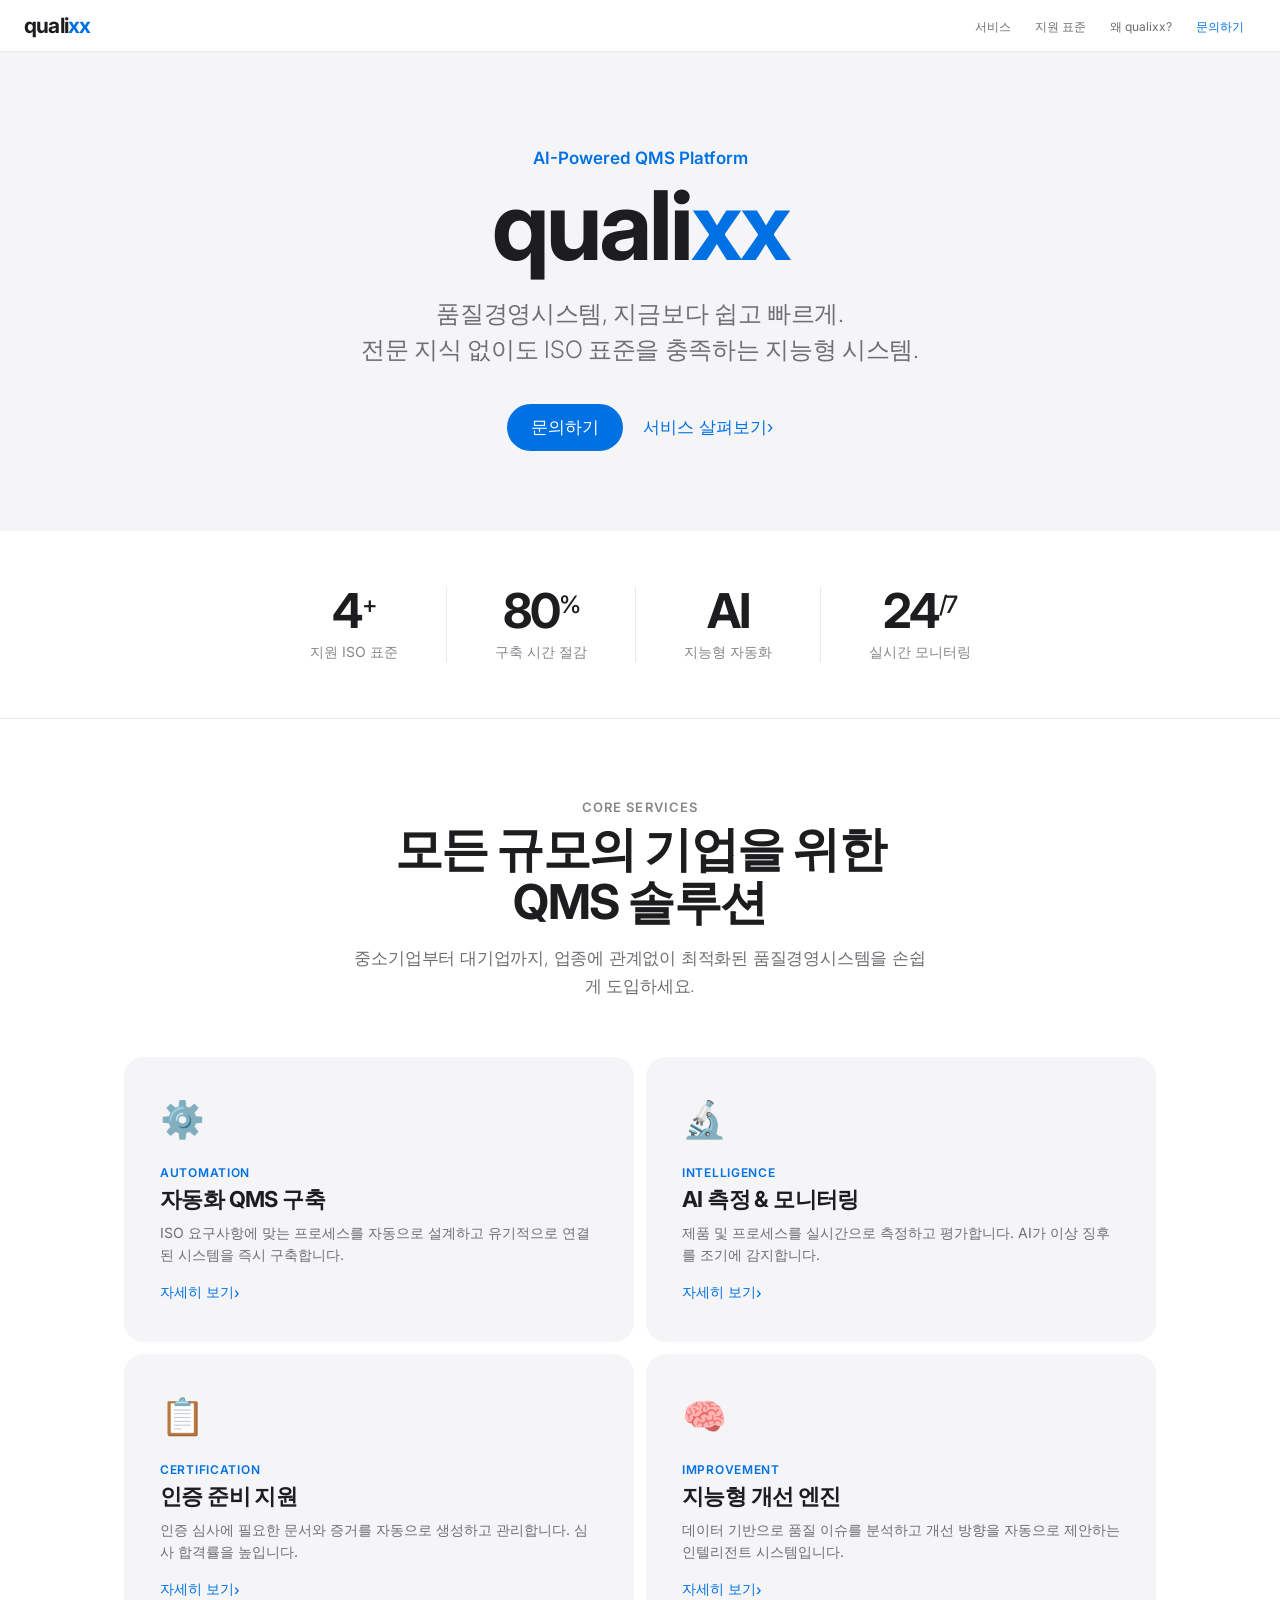
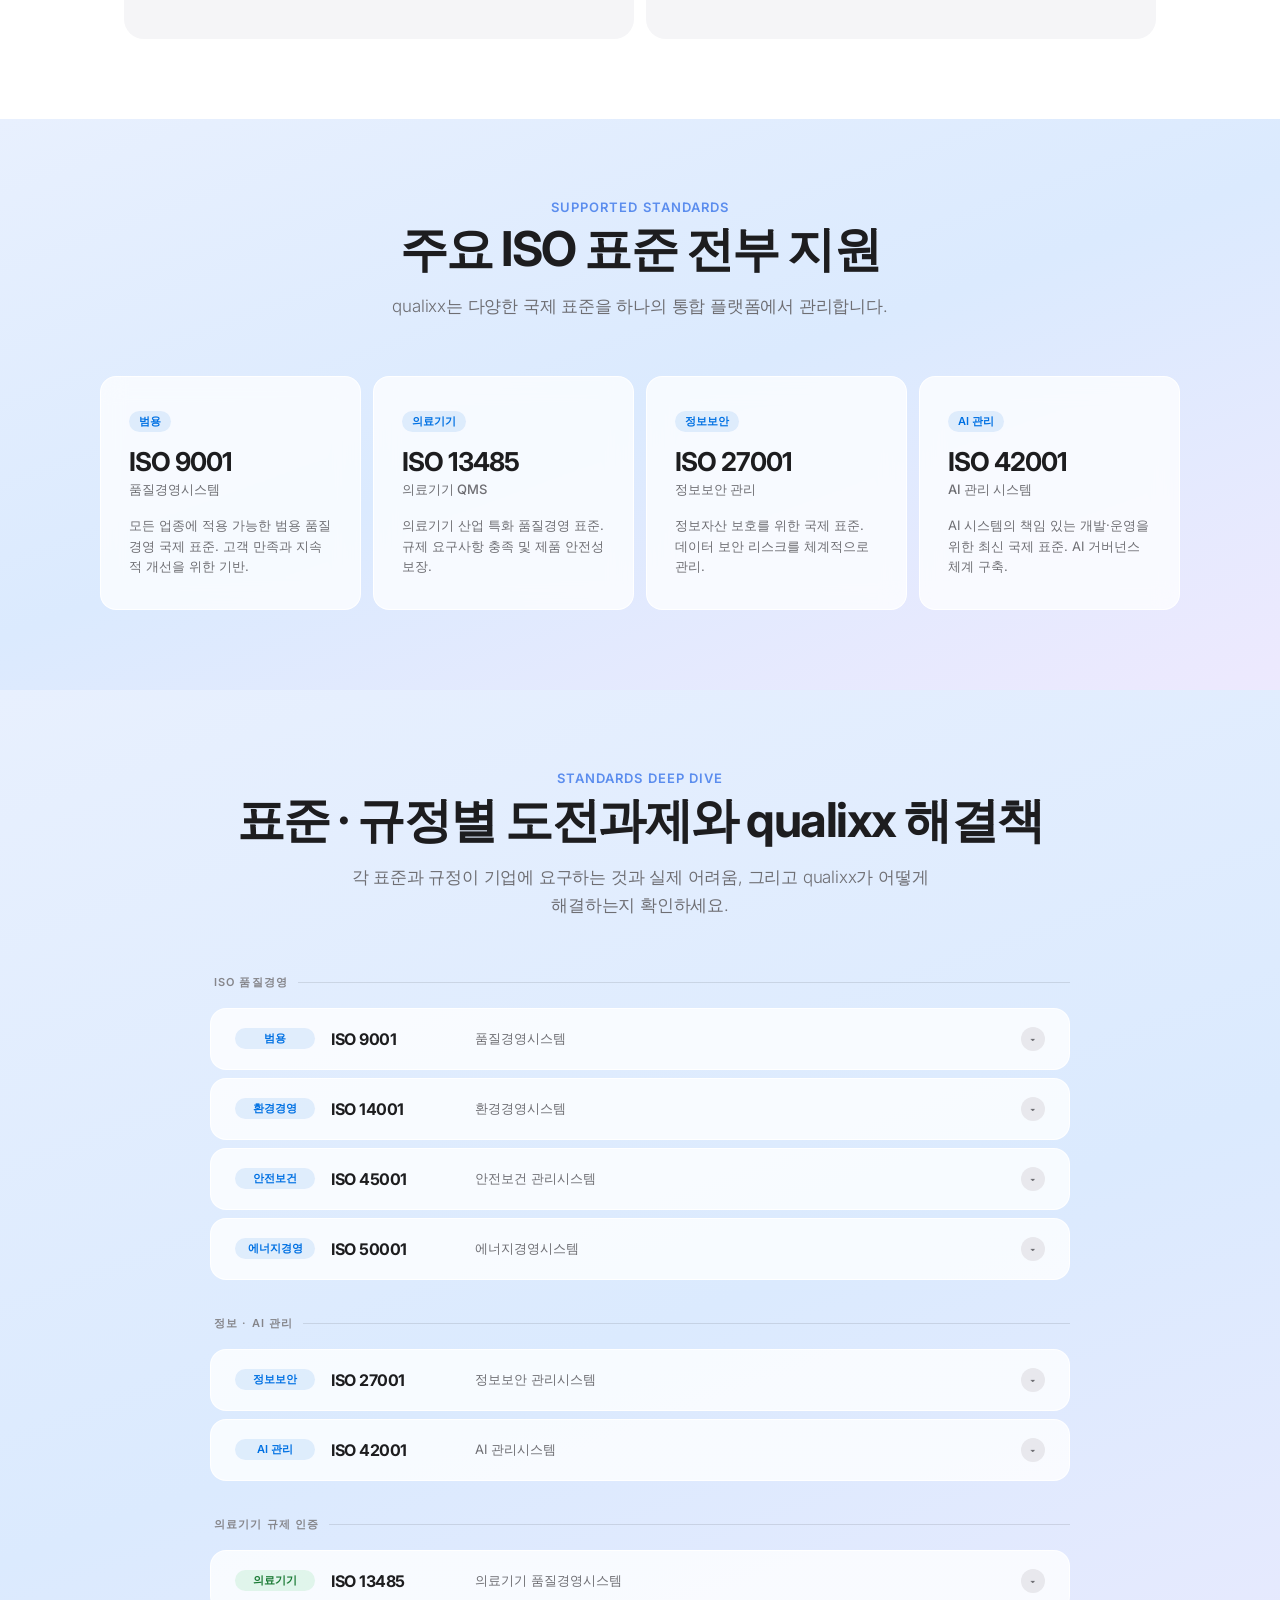
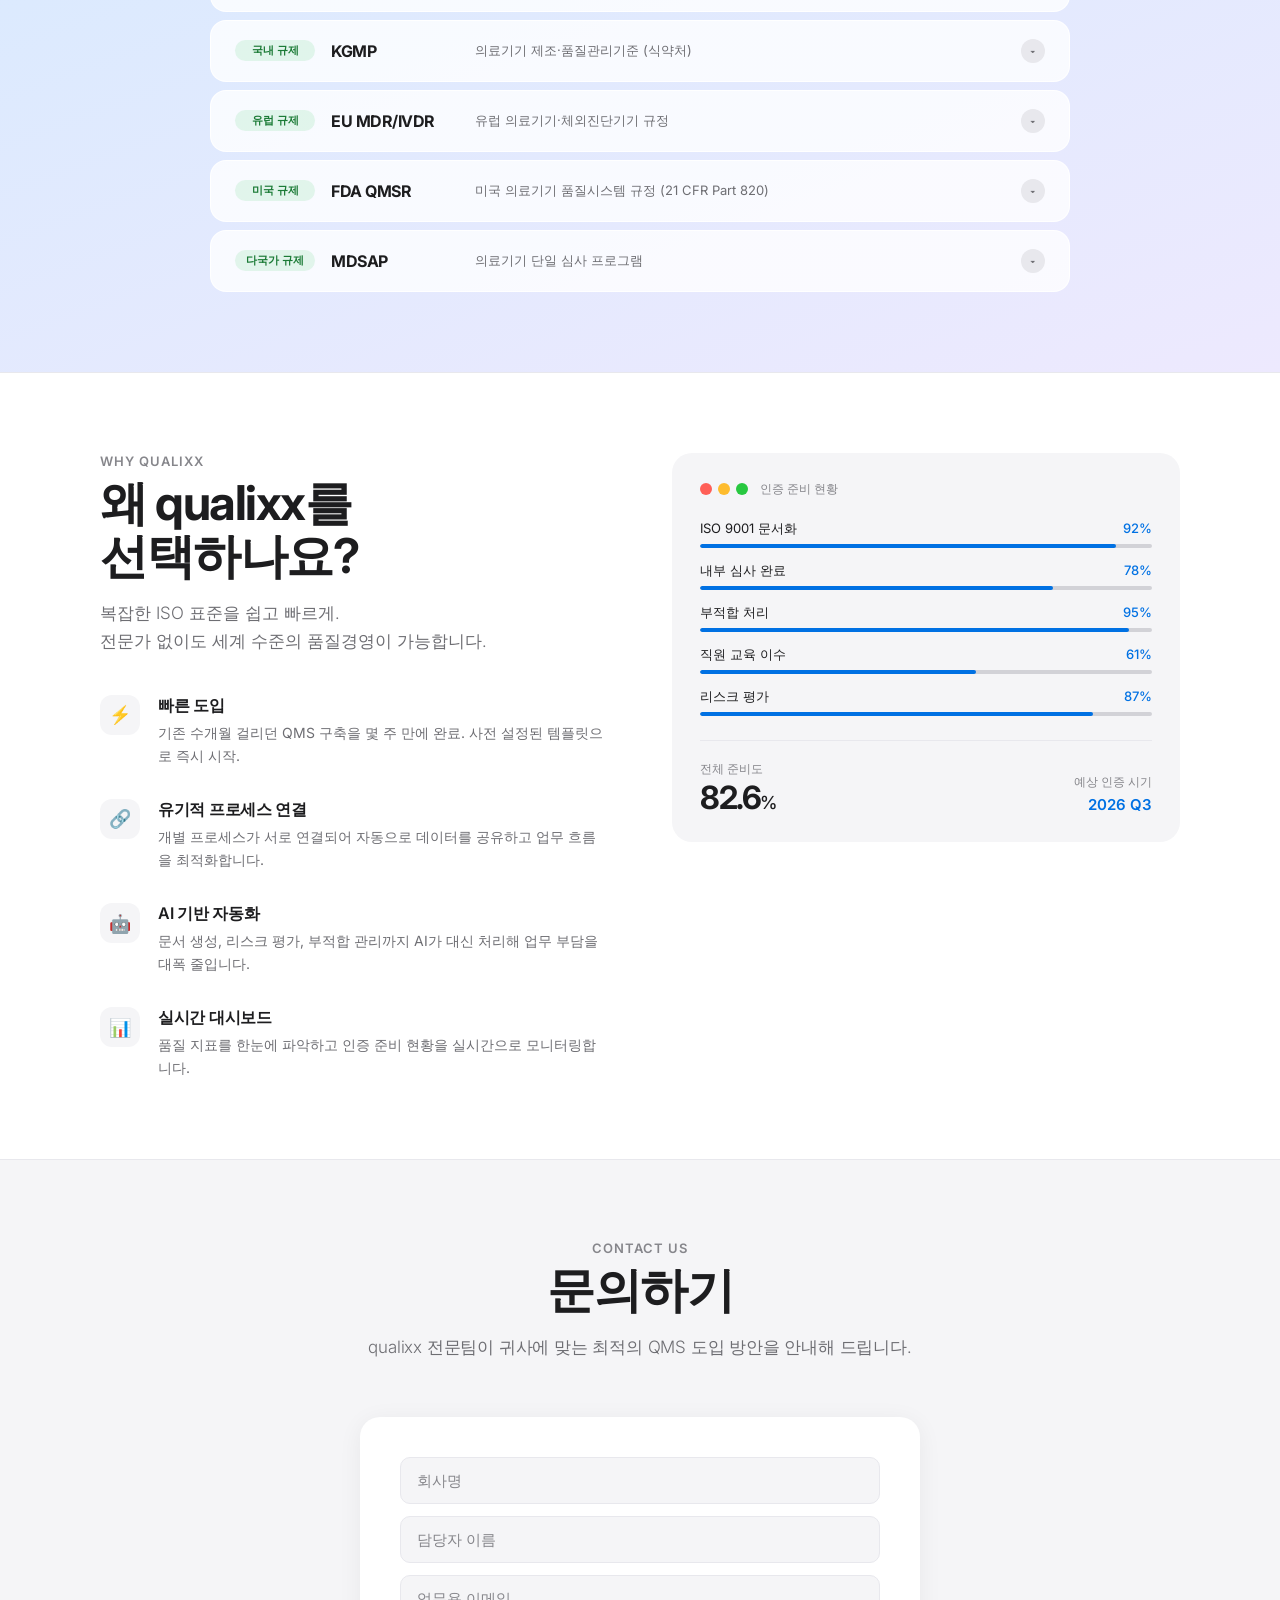
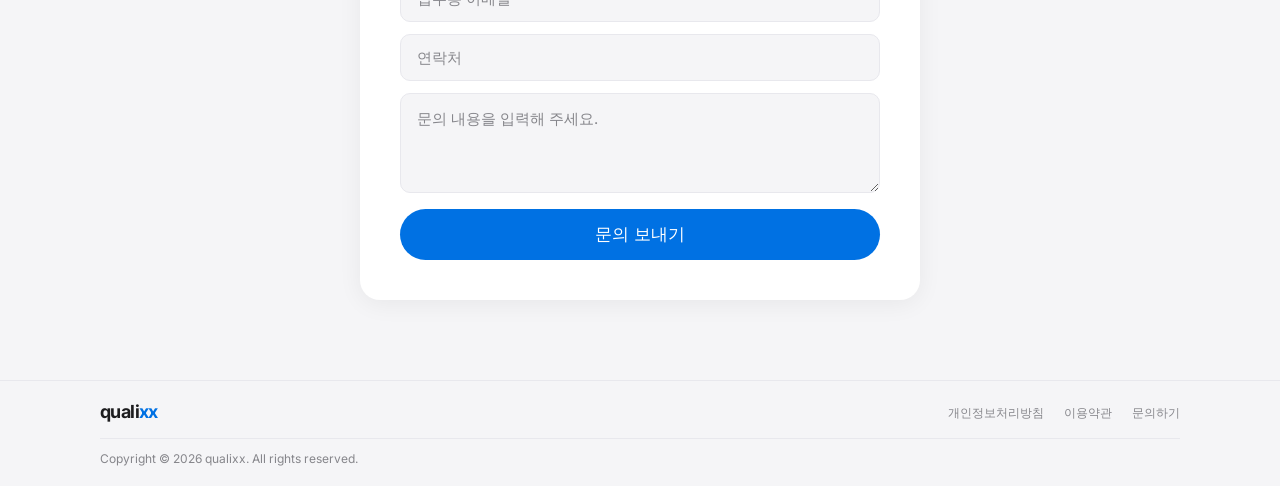
<file: index.html>
<!DOCTYPE html>
<html lang="ko">
<head>
  <meta charset="UTF-8" />
  <meta name="viewport" content="width=device-width, initial-scale=1.0" />
  <title>qualixx — AI-Powered QMS Platform</title>
  <meta name="description" content="전문 지식 없이도 ISO 표준을 충족하는 품질경영시스템을 빠르게 구축하고 운영하세요." />
  <link rel="preconnect" href="https://fonts.googleapis.com" />
  <link rel="preconnect" href="https://fonts.gstatic.com" crossorigin />
  <link href="https://fonts.googleapis.com/css2?family=Inter:wght@300;400;500;600;700&display=swap" rel="stylesheet" />
  <style>
    * { margin:0; padding:0; box-sizing:border-box; }
    :root {
      --white:#ffffff; --black:#1d1d1f; --gray1:#f5f5f7; --gray2:#e8e8ed; --gray3:#d2d2d7;
      --blue:#0071e3; --blue-hover:#0077ed;
      --text-primary:#1d1d1f; --text-secondary:#6e6e73; --text-tertiary:#86868b;
    }
    body { font-family:'Inter',-apple-system,BlinkMacSystemFont,'Helvetica Neue',sans-serif; background:var(--white); color:var(--text-primary); -webkit-font-smoothing:antialiased; overflow-x:hidden; }

    /* NAV */
    nav { position:sticky; top:0; z-index:200; background:rgba(255,255,255,0.85); backdrop-filter:saturate(180%) blur(20px); -webkit-backdrop-filter:saturate(180%) blur(20px); border-bottom:1px solid rgba(0,0,0,0.08); height:52px; display:flex; align-items:center; padding:0 24px; justify-content:space-between; }
    .nav-logo { font-size:21px; font-weight:700; letter-spacing:-0.8px; color:var(--black); text-decoration:none; }
    .nav-logo .q-accent { color:var(--blue); }
    .nav-links { display:flex; list-style:none; align-items:center; }
    .nav-links a { color:var(--text-secondary); text-decoration:none; font-size:12px; padding:0 12px; transition:color 0.15s; }
    .nav-links a:hover { color:var(--text-primary); }
    .nav-cta-link { color:var(--blue) !important; }

    /* HERO */
    .hero { background:var(--gray1); text-align:center; padding:96px 24px 80px; }
    .hero-eyebrow { font-size:17px; font-weight:600; color:var(--blue); margin-bottom:8px; animation:fadeUp 0.6s ease both; }
    .hero h1 { font-size:clamp(48px,8vw,96px); font-weight:700; letter-spacing:-3px; line-height:1.04; color:var(--black); margin-bottom:20px; animation:fadeUp 0.6s 0.1s ease both; }
    .hero h1 .q-accent { color:var(--blue); }
    .hero-sub { font-size:clamp(18px,2.5vw,24px); font-weight:300; color:var(--text-secondary); line-height:1.5; max-width:600px; margin:0 auto 36px; letter-spacing:-0.3px; animation:fadeUp 0.6s 0.2s ease both; }
    .hero-cta-row { display:flex; gap:20px; justify-content:center; align-items:center; animation:fadeUp 0.6s 0.3s ease both; }
    @keyframes fadeUp { from{opacity:0;transform:translateY(20px)} to{opacity:1;transform:translateY(0)} }
    .cta-pill { display:inline-flex; align-items:center; background:var(--blue); color:#fff; font-size:17px; font-weight:400; padding:12px 24px; border-radius:980px; text-decoration:none; transition:background 0.15s; }
    .cta-pill:hover { background:var(--blue-hover); }
    .cta-link { font-size:17px; font-weight:400; color:var(--blue); text-decoration:none; display:inline-flex; align-items:center; transition:color 0.15s; }
    .cta-link:hover { color:var(--blue-hover); }
    .cta-link::after { content:' ›'; }

    /* STATS */
    .stats-row { display:flex; justify-content:center; padding:56px 24px; background:var(--white); border-bottom:1px solid var(--gray2); }
    .stat-item { text-align:center; padding:0 48px; border-right:1px solid var(--gray2); }
    .stat-item:last-child { border-right:none; }
    .stat-num { font-size:48px; font-weight:700; letter-spacing:-2px; color:var(--black); line-height:1; }
    .stat-num sup { font-size:24px; font-weight:500; vertical-align:top; margin-top:6px; display:inline-block; }
    .stat-label { font-size:14px; color:var(--text-tertiary); margin-top:8px; }

    /* SECTION */
    .section { padding:80px 24px; max-width:1080px; margin:0 auto; }
    .section-center { text-align:center; }
    .section-eyebrow { font-size:13px; font-weight:600; letter-spacing:0.08em; text-transform:uppercase; color:var(--text-tertiary); margin-bottom:8px; }
    .section-title { font-size:clamp(28px,4vw,48px); font-weight:700; letter-spacing:-1.5px; color:var(--black); line-height:1.1; margin-bottom:16px; }
    .section-desc { font-size:17px; font-weight:300; color:var(--text-secondary); line-height:1.65; max-width:580px; margin:0 auto 56px; letter-spacing:-0.2px; }

    /* SERVICES */
    .tile-grid { display:grid; grid-template-columns:1fr 1fr; gap:12px; }
    .tile { background:var(--gray1); border-radius:20px; padding:40px 36px; text-align:left; transition:background 0.2s; min-height:240px; display:flex; flex-direction:column; justify-content:flex-end; }
    .tile:hover { background:#ebebf0; }
    .tile-icon { font-size:36px; margin-bottom:auto; padding-bottom:24px; display:block; }
    .tile-eyebrow { font-size:12px; font-weight:600; text-transform:uppercase; letter-spacing:0.06em; color:var(--blue); margin-bottom:6px; }
    .tile-title { font-size:22px; font-weight:700; letter-spacing:-0.6px; color:var(--black); line-height:1.2; margin-bottom:10px; }
    .tile-desc { font-size:14px; color:var(--text-secondary); line-height:1.6; }
    .tile-cta { display:inline-flex; align-items:center; margin-top:16px; font-size:14px; color:var(--blue); text-decoration:none; font-weight:500; }
    .tile-cta::after { content:' ›'; }
    .tile-cta:hover { color:var(--blue-hover); }

    /* ISO SUPPORTED */
    .iso-section { background:linear-gradient(160deg,#e8f0fe 0%,#dbeafe 50%,#ede9fe 100%); padding:80px 24px; }
    .iso-inner { max-width:1080px; margin:0 auto; }
    .iso-grid { display:grid; grid-template-columns:repeat(4,1fr); gap:12px; }
    .iso-tile { background:rgba(255,255,255,0.75); backdrop-filter:blur(12px); -webkit-backdrop-filter:blur(12px); border:1px solid rgba(255,255,255,0.9); border-radius:16px; padding:32px 28px; transition:background 0.2s,transform 0.2s; }
    .iso-tile:hover { background:rgba(255,255,255,0.92); transform:translateY(-2px); }
    .iso-num { font-size:26px; font-weight:700; color:var(--black); letter-spacing:-1px; margin-bottom:4px; }
    .iso-name { font-size:13px; font-weight:500; color:var(--text-secondary); margin-bottom:16px; }
    .iso-badge { display:inline-block; background:rgba(0,113,227,0.1); color:var(--blue); font-size:11px; font-weight:600; padding:3px 10px; border-radius:980px; margin-bottom:14px; }
    .iso-desc { font-size:13px; color:var(--text-secondary); line-height:1.6; }

    /* ACCORDION STANDARDS */
    .acc-wrap { padding:80px 24px; background:linear-gradient(160deg,#e8f0fe 0%,#dbeafe 50%,#ede9fe 100%); }
    .acc-inner { max-width:860px; margin:0 auto; }
    .cat-label { font-size:11px; font-weight:600; letter-spacing:0.1em; text-transform:uppercase; color:var(--text-tertiary); margin:28px 0 10px 4px; display:flex; align-items:center; gap:10px; }
    .cat-label::after { content:''; flex:1; height:1px; background:rgba(0,0,0,0.1); }
    .cat-label:first-child { margin-top:0; }
    .acc-list { display:flex; flex-direction:column; gap:8px; }
    .acc-item { background:rgba(255,255,255,0.78); border:1px solid rgba(255,255,255,0.95); border-radius:16px; overflow:hidden; transition:background 0.2s; }
    .acc-item.open { background:rgba(255,255,255,0.96); }
    .acc-header { display:flex; align-items:center; gap:0; padding:18px 24px; cursor:pointer; user-select:none; -webkit-user-select:none; }
    .acc-badge { font-size:11px; font-weight:600; padding:3px 10px; border-radius:980px; background:rgba(0,113,227,0.1); color:var(--blue); white-space:nowrap; flex-shrink:0; width:80px; text-align:center; }
    .acc-badge.green { background:rgba(52,199,89,0.12); color:#1a7a35; }
    .acc-std { font-size:16px; font-weight:700; color:var(--black); letter-spacing:-0.5px; flex-shrink:0; width:160px; padding:0 16px; }
    .acc-name { font-size:13px; color:var(--text-secondary); font-weight:400; flex:1; }
    .acc-chevron { width:24px; height:24px; border-radius:50%; background:var(--gray2); display:flex; align-items:center; justify-content:center; flex-shrink:0; transition:transform 0.3s,background 0.2s; font-size:11px; color:var(--text-secondary); margin-left:12px; }
    .acc-item.open .acc-chevron { transform:rotate(180deg); background:var(--blue); color:#fff; }
    .acc-body { max-height:0; overflow:hidden; transition:max-height 0.4s cubic-bezier(0.22,1,0.36,1); }
    .acc-item.open .acc-body { max-height:1400px; }
    .acc-content { padding:24px 24px 28px; display:grid; grid-template-columns:1fr 1fr; gap:32px; border-top:1px solid var(--gray2); }
    .col-title { font-size:11px; font-weight:600; letter-spacing:0.07em; text-transform:uppercase; color:var(--text-tertiary); margin-bottom:14px; }
    .pain-list, .sol-list { display:flex; flex-direction:column; gap:10px; }
    .pain-item, .sol-item { display:flex; gap:10px; align-items:flex-start; font-size:13px; color:var(--text-primary); line-height:1.6; }
    .pain-icon { width:20px; height:20px; border-radius:6px; background:#fff0f0; border:1px solid #ffd5d5; display:flex; align-items:center; justify-content:center; font-size:10px; flex-shrink:0; margin-top:1px; color:#c0392b; font-weight:700; }
    .sol-icon { width:20px; height:20px; border-radius:6px; background:#f0f7ff; border:1px solid #b3d4f7; display:flex; align-items:center; justify-content:center; font-size:10px; flex-shrink:0; margin-top:1px; color:var(--blue); font-weight:700; }
    .item-text strong { font-weight:600; display:block; font-size:13px; color:var(--black); margin-bottom:1px; }
    .item-text span { color:var(--text-secondary); font-size:12.5px; }
    .overview-box { grid-column:1/-1; background:var(--gray1); border-radius:10px; padding:14px 18px; font-size:13px; color:var(--text-secondary); line-height:1.7; margin-bottom:4px; }
    .overview-box strong { color:var(--black); font-weight:600; }

    /* WHY */
    .why-section { background:var(--white); padding:80px 24px; border-top:1px solid var(--gray2); }
    .why-inner { max-width:1080px; margin:0 auto; display:grid; grid-template-columns:1fr 1fr; gap:64px; align-items:start; }
    .why-features { display:flex; flex-direction:column; gap:32px; margin-top:40px; }
    .why-item { display:flex; gap:18px; }
    .why-icon-wrap { width:40px; height:40px; border-radius:12px; background:var(--gray1); display:flex; align-items:center; justify-content:center; font-size:18px; flex-shrink:0; }
    .why-item-title { font-size:16px; font-weight:600; color:var(--black); letter-spacing:-0.3px; margin-bottom:4px; }
    .why-item-desc { font-size:14px; color:var(--text-secondary); line-height:1.65; }

    /* DASHBOARD */
    .dashboard-panel { background:var(--gray1); border-radius:20px; padding:28px; }
    .dp-header { display:flex; align-items:center; gap:6px; margin-bottom:22px; }
    .dp-dot { width:12px; height:12px; border-radius:50%; }
    .dp-dot-r { background:#ff5f57; } .dp-dot-y { background:#febc2e; } .dp-dot-g { background:#28c840; }
    .dp-label { font-size:12px; color:var(--text-tertiary); margin-left:6px; }
    .dp-prog-rows { display:flex; flex-direction:column; gap:14px; }
    .dp-prog-label { display:flex; justify-content:space-between; margin-bottom:6px; }
    .dp-prog-name { font-size:13px; color:var(--text-primary); }
    .dp-prog-pct { font-size:13px; color:var(--blue); font-weight:500; }
    .dp-prog-track { height:4px; background:var(--gray3); border-radius:100px; overflow:hidden; }
    .dp-prog-fill { height:100%; background:var(--blue); border-radius:100px; }
    .dp-footer { margin-top:24px; padding-top:20px; border-top:1px solid var(--gray2); display:flex; justify-content:space-between; align-items:flex-end; }
    .dp-total-label { font-size:12px; color:var(--text-tertiary); }
    .dp-total-num { font-size:32px; font-weight:700; color:var(--black); letter-spacing:-1.5px; line-height:1; margin-top:4px; }
    .dp-total-num span { font-size:18px; font-weight:500; }
    .dp-cert-label { font-size:12px; color:var(--text-tertiary); text-align:right; }
    .dp-cert-val { font-size:15px; font-weight:600; color:var(--blue); text-align:right; margin-top:4px; }

    /* CONTACT */
    .contact-section { background:var(--gray1); padding:80px 24px; text-align:center; border-top:1px solid var(--gray2); }
    .contact-inner { max-width:560px; margin:0 auto; }
    .contact-card { background:var(--white); border-radius:20px; padding:40px; text-align:left; box-shadow:0 4px 24px rgba(0,0,0,0.06); }
    .contact-input { width:100%; background:var(--gray1); border:1px solid var(--gray2); border-radius:10px; padding:13px 16px; color:var(--text-primary); font-size:15px; font-family:'Inter',sans-serif; outline:none; transition:border-color 0.2s,background 0.2s; margin-bottom:12px; display:block; -webkit-appearance:none; }
    .contact-input::placeholder { color:var(--text-tertiary); }
    .contact-input:focus { border-color:var(--blue); background:var(--white); }
    textarea.contact-input { resize:vertical; min-height:100px; line-height:1.6; }
    .contact-submit { width:100%; background:var(--blue); color:#fff; padding:14px; border-radius:980px; font-size:17px; font-weight:400; border:none; cursor:pointer; font-family:'Inter',sans-serif; margin-top:4px; transition:background 0.15s; }
    .contact-submit:hover { background:var(--blue-hover); }

    /* FOOTER */
    footer { background:var(--gray1); border-top:1px solid var(--gray2); padding:20px 24px; }
    .footer-top { max-width:1080px; margin:0 auto; display:flex; justify-content:space-between; align-items:center; padding-bottom:16px; border-bottom:1px solid var(--gray2); }
    .footer-logo { font-size:18px; font-weight:700; letter-spacing:-0.6px; color:var(--black); }
    .footer-logo .q-accent { color:var(--blue); }
    .footer-links { display:flex; gap:20px; list-style:none; }
    .footer-links a { font-size:12px; color:var(--text-tertiary); text-decoration:none; }
    .footer-links a:hover { color:var(--text-secondary); }
    .footer-bottom { max-width:1080px; margin:12px auto 0; font-size:12px; color:var(--text-tertiary); }

    @media (max-width:768px) {
      .tile-grid { grid-template-columns:1fr; }
      .iso-grid { grid-template-columns:1fr 1fr; }
      .why-inner { grid-template-columns:1fr; gap:40px; }
      .nav-links { display:none; }
      .stats-row { flex-wrap:wrap; gap:32px; }
      .stat-item { border-right:none; padding:0 24px; }
      .acc-content { grid-template-columns:1fr; gap:20px; }
      .acc-std { width:120px; }
      .acc-name { display:none; }
      .overview-box { grid-column:1; }
    }
  </style>
</head>
<body>

<!-- NAV -->
<nav>
  <a class="nav-logo" href="#">quali<span class="q-accent">xx</span></a>
  <ul class="nav-links">
    <li><a href="#services">서비스</a></li>
    <li><a href="#standards">지원 표준</a></li>
    <li><a href="#why">왜 qualixx?</a></li>
    <li><a href="#contact" class="nav-cta-link">문의하기</a></li>
  </ul>
</nav>

<!-- HERO -->
<div class="hero">
  <div class="hero-eyebrow">AI-Powered QMS Platform</div>
  <h1>quali<span class="q-accent">xx</span></h1>
  <p class="hero-sub">품질경영시스템, 지금보다 쉽고 빠르게.<br>전문 지식 없이도 ISO 표준을 충족하는 지능형 시스템.</p>
  <div class="hero-cta-row">
    <a href="#contact" class="cta-pill">문의하기</a>
    <a href="#services" class="cta-link">서비스 살펴보기</a>
  </div>
</div>

<!-- STATS -->
<div class="stats-row">
  <div class="stat-item"><div class="stat-num">4<sup>+</sup></div><div class="stat-label">지원 ISO 표준</div></div>
  <div class="stat-item"><div class="stat-num">80<sup>%</sup></div><div class="stat-label">구축 시간 절감</div></div>
  <div class="stat-item"><div class="stat-num">AI</div><div class="stat-label">지능형 자동화</div></div>
  <div class="stat-item"><div class="stat-num">24<sup>/7</sup></div><div class="stat-label">실시간 모니터링</div></div>
</div>

<!-- SERVICES -->
<div class="section section-center" id="services">
  <div class="section-eyebrow">Core Services</div>
  <h2 class="section-title">모든 규모의 기업을 위한<br>QMS 솔루션</h2>
  <p class="section-desc">중소기업부터 대기업까지, 업종에 관계없이 최적화된 품질경영시스템을 손쉽게 도입하세요.</p>
  <div class="tile-grid">
    <div class="tile"><span class="tile-icon">⚙️</span><div class="tile-eyebrow">Automation</div><div class="tile-title">자동화 QMS 구축</div><div class="tile-desc">ISO 요구사항에 맞는 프로세스를 자동으로 설계하고 유기적으로 연결된 시스템을 즉시 구축합니다.</div><a class="tile-cta" href="#">자세히 보기</a></div>
    <div class="tile"><span class="tile-icon">🔬</span><div class="tile-eyebrow">Intelligence</div><div class="tile-title">AI 측정 & 모니터링</div><div class="tile-desc">제품 및 프로세스를 실시간으로 측정하고 평가합니다. AI가 이상 징후를 조기에 감지합니다.</div><a class="tile-cta" href="#">자세히 보기</a></div>
    <div class="tile"><span class="tile-icon">📋</span><div class="tile-eyebrow">Certification</div><div class="tile-title">인증 준비 지원</div><div class="tile-desc">인증 심사에 필요한 문서와 증거를 자동으로 생성하고 관리합니다. 심사 합격률을 높입니다.</div><a class="tile-cta" href="#">자세히 보기</a></div>
    <div class="tile"><span class="tile-icon">🧠</span><div class="tile-eyebrow">Improvement</div><div class="tile-title">지능형 개선 엔진</div><div class="tile-desc">데이터 기반으로 품질 이슈를 분석하고 개선 방향을 자동으로 제안하는 인텔리전트 시스템입니다.</div><a class="tile-cta" href="#">자세히 보기</a></div>
  </div>
</div>

<!-- ISO SUPPORTED STANDARDS -->
<div class="iso-section" id="standards">
  <div class="iso-inner">
    <div style="text-align:center;margin-bottom:48px;">
      <div class="section-eyebrow" style="color:#5b8dee;">Supported Standards</div>
      <h2 class="section-title">주요 ISO 표준 전부 지원</h2>
      <p class="section-desc">qualixx는 다양한 국제 표준을 하나의 통합 플랫폼에서 관리합니다.</p>
    </div>
    <div class="iso-grid">
      <div class="iso-tile"><div class="iso-badge">범용</div><div class="iso-num">ISO 9001</div><div class="iso-name">품질경영시스템</div><div class="iso-desc">모든 업종에 적용 가능한 범용 품질경영 국제 표준. 고객 만족과 지속적 개선을 위한 기반.</div></div>
      <div class="iso-tile"><div class="iso-badge">의료기기</div><div class="iso-num">ISO 13485</div><div class="iso-name">의료기기 QMS</div><div class="iso-desc">의료기기 산업 특화 품질경영 표준. 규제 요구사항 충족 및 제품 안전성 보장.</div></div>
      <div class="iso-tile"><div class="iso-badge">정보보안</div><div class="iso-num">ISO 27001</div><div class="iso-name">정보보안 관리</div><div class="iso-desc">정보자산 보호를 위한 국제 표준. 데이터 보안 리스크를 체계적으로 관리.</div></div>
      <div class="iso-tile"><div class="iso-badge">AI 관리</div><div class="iso-num">ISO 42001</div><div class="iso-name">AI 관리 시스템</div><div class="iso-desc">AI 시스템의 책임 있는 개발·운영을 위한 최신 국제 표준. AI 거버넌스 체계 구축.</div></div>
    </div>
  </div>
</div>

<!-- ACCORDION: 표준별 도전과제 & 해결책 -->
<div class="acc-wrap">
  <div class="acc-inner">
    <div style="text-align:center;margin-bottom:48px;">
      <div class="section-eyebrow" style="color:#5b8dee;">Standards Deep Dive</div>
      <h2 class="section-title">표준 · 규정별 도전과제와 qualixx 해결책</h2>
      <p class="section-desc">각 표준과 규정이 기업에 요구하는 것과 실제 어려움, 그리고 qualixx가 어떻게 해결하는지 확인하세요.</p>
    </div>

    <div class="acc-list">

      <div class="cat-label">ISO 품질경영</div>

      <div class="acc-item">
        <div class="acc-header" onclick="toggle(this)"><div class="acc-badge">범용</div><div class="acc-std">ISO 9001</div><div class="acc-name">품질경영시스템</div><div class="acc-chevron">▾</div></div>
        <div class="acc-body"><div class="acc-content">
          <div><div class="col-title">기업의 어려움</div><div class="pain-list">
            <div class="pain-item"><div class="pain-icon">✕</div><div class="item-text"><strong>방대한 문서화 부담</strong><span>수십 개 절차서·지침서를 직접 작성하고 최신 버전으로 유지하는 데 막대한 시간 소요</span></div></div>
            <div class="pain-item"><div class="pain-icon">✕</div><div class="item-text"><strong>내부 심사 인력 부족</strong><span>전담 품질팀 없이 주기적 내부 심사 수행이 어렵고 일정도 자주 밀림</span></div></div>
            <div class="pain-item"><div class="pain-icon">✕</div><div class="item-text"><strong>형식적 운영</strong><span>인증 취득 후 실제 업무와 QMS가 분리되어 서류상으로만 존재하는 시스템이 됨</span></div></div>
            <div class="pain-item"><div class="pain-icon">✕</div><div class="item-text"><strong>전 부서 참여 어려움</strong><span>품질 관리가 품질팀만의 업무로 인식되어 타 부서 협조를 이끌어내기 힘듦</span></div></div>
          </div></div>
          <div><div class="col-title">qualixx 해결책</div><div class="sol-list">
            <div class="sol-item"><div class="sol-icon">✓</div><div class="item-text"><strong>자동 문서 생성</strong><span>표준 요구사항 기반 템플릿으로 필수 문서를 자동 생성하고 버전 관리까지 자동화</span></div></div>
            <div class="sol-item"><div class="sol-icon">✓</div><div class="item-text"><strong>AI 심사 체크리스트</strong><span>AI가 심사 항목을 자동 생성하고 진행 상황을 추적하여 비전문가도 심사 가능</span></div></div>
            <div class="sol-item"><div class="sol-icon">✓</div><div class="item-text"><strong>업무 연동 플랫폼</strong><span>실제 업무 프로세스와 QMS를 통합하여 일상 업무 속에서 자연스럽게 품질 관리</span></div></div>
            <div class="sol-item"><div class="sol-icon">✓</div><div class="item-text"><strong>부서별 맞춤 대시보드</strong><span>각 부서가 자신의 품질 지표를 직접 확인·관리할 수 있는 역할별 인터페이스 제공</span></div></div>
          </div></div>
        </div></div>
      </div>

      <div class="acc-item">
        <div class="acc-header" onclick="toggle(this)"><div class="acc-badge">환경경영</div><div class="acc-std">ISO 14001</div><div class="acc-name">환경경영시스템</div><div class="acc-chevron">▾</div></div>
        <div class="acc-body"><div class="acc-content">
          <div><div class="col-title">기업의 어려움</div><div class="pain-list">
            <div class="pain-item"><div class="pain-icon">✕</div><div class="item-text"><strong>환경 측면·영향 식별</strong><span>사업 활동에서 발생하는 모든 환경 측면을 파악하고 유의한 영향을 평가하는 작업이 복잡함</span></div></div>
            <div class="pain-item"><div class="pain-icon">✕</div><div class="item-text"><strong>법적 요구사항 추적</strong><span>환경 관련 법령·규제는 수시로 개정되는데 이를 실시간으로 파악하고 준수 여부를 확인하기 어려움</span></div></div>
            <div class="pain-item"><div class="pain-icon">✕</div><div class="item-text"><strong>환경 목표 관리</strong><span>탄소·폐수·폐기물 등 환경 목표를 수치로 설정하고 달성 현황을 모니터링하기 번거로움</span></div></div>
            <div class="pain-item"><div class="pain-icon">✕</div><div class="item-text"><strong>비상 대응 체계 구축</strong><span>환경 사고 발생 시 대응 절차를 사전에 수립하고 주기적으로 훈련·검증하는 체계가 미흡</span></div></div>
          </div></div>
          <div><div class="col-title">qualixx 해결책</div><div class="sol-list">
            <div class="sol-item"><div class="sol-icon">✓</div><div class="item-text"><strong>환경 측면 자동 분류</strong><span>업종별 환경 측면 카탈로그 기반으로 중요도 평가를 자동화하고 우선순위 제시</span></div></div>
            <div class="sol-item"><div class="sol-icon">✓</div><div class="item-text"><strong>법령 변경 자동 모니터링</strong><span>환경 관련 법령 개정 사항을 실시간 추적하고 영향받는 프로세스에 자동 연결</span></div></div>
            <div class="sol-item"><div class="sol-icon">✓</div><div class="item-text"><strong>환경 KPI 대시보드</strong><span>탄소·폐기물·에너지 지표를 실시간 집계하여 목표 달성 현황을 한눈에 시각화</span></div></div>
            <div class="sol-item"><div class="sol-icon">✓</div><div class="item-text"><strong>비상 대응 시나리오 관리</strong><span>환경 사고 유형별 대응 절차를 표준화하고 훈련 일정을 자동 스케줄링</span></div></div>
          </div></div>
        </div></div>
      </div>

      <div class="acc-item">
        <div class="acc-header" onclick="toggle(this)"><div class="acc-badge">안전보건</div><div class="acc-std">ISO 45001</div><div class="acc-name">안전보건 관리시스템</div><div class="acc-chevron">▾</div></div>
        <div class="acc-body"><div class="acc-content">
          <div><div class="col-title">기업의 어려움</div><div class="pain-list">
            <div class="pain-item"><div class="pain-icon">✕</div><div class="item-text"><strong>위험성 평가 전문성 부족</strong><span>작업장 내 유해·위험 요인을 체계적으로 파악하고 수준을 평가하는 전문 인력이 부족함</span></div></div>
            <div class="pain-item"><div class="pain-icon">✕</div><div class="item-text"><strong>사고·아차사고 기록 관리</strong><span>크고 작은 사고와 아차사고를 빠짐없이 기록하고 원인 분석 및 재발 방지 조치로 연결하기 어려움</span></div></div>
            <div class="pain-item"><div class="pain-icon">✕</div><div class="item-text"><strong>근로자 참여 확보</strong><span>안전보건 활동에 현장 근로자의 적극적 참여를 이끌어내고 의견을 반영하는 체계 마련이 미흡</span></div></div>
            <div class="pain-item"><div class="pain-icon">✕</div><div class="item-text"><strong>교육 이수 관리</strong><span>직무별 필수 안전 교육 대상자를 관리하고 미이수자를 추적하는 행정 부담이 큼</span></div></div>
          </div></div>
          <div><div class="col-title">qualixx 해결책</div><div class="sol-list">
            <div class="sol-item"><div class="sol-icon">✓</div><div class="item-text"><strong>AI 위험성 평가 지원</strong><span>작업 유형별 위험 요인 DB 기반으로 평가 프로세스를 단계별로 자동 안내</span></div></div>
            <div class="sol-item"><div class="sol-icon">✓</div><div class="item-text"><strong>사고 보고 자동화</strong><span>모바일 기반 간편 보고 기능으로 현장에서 즉시 기록하고 CAPA와 자동 연동</span></div></div>
            <div class="sol-item"><div class="sol-icon">✓</div><div class="item-text"><strong>근로자 참여 채널 구축</strong><span>디지털 의견 수렴 플랫폼으로 근로자 제안·불만을 체계적으로 수집하고 처리 현황 공유</span></div></div>
            <div class="sol-item"><div class="sol-icon">✓</div><div class="item-text"><strong>교육 이수 자동 추적</strong><span>직무별 필수 교육을 자동 배정하고 이수 현황을 실시간 모니터링하여 미이수자 알림</span></div></div>
          </div></div>
        </div></div>
      </div>

      <div class="acc-item">
        <div class="acc-header" onclick="toggle(this)"><div class="acc-badge">에너지경영</div><div class="acc-std">ISO 50001</div><div class="acc-name">에너지경영시스템</div><div class="acc-chevron">▾</div></div>
        <div class="acc-body"><div class="acc-content">
          <div><div class="col-title">기업의 어려움</div><div class="pain-list">
            <div class="pain-item"><div class="pain-icon">✕</div><div class="item-text"><strong>에너지 데이터 수집·분석</strong><span>전기·가스·열에너지 등 다양한 에너지원 소비 데이터를 통합 수집하고 분석하는 체계가 없음</span></div></div>
            <div class="pain-item"><div class="pain-icon">✕</div><div class="item-text"><strong>에너지 기준선 설정</strong><span>성과 개선을 측정하기 위한 기준선(EnB)과 성과 지표(EnPI)를 설정하기 어려움</span></div></div>
            <div class="pain-item"><div class="pain-icon">✕</div><div class="item-text"><strong>에너지 절감 목표 관리</strong><span>목표를 수립해도 달성 현황을 실시간 파악하고 원인 분석·대응하는 체계가 미흡</span></div></div>
            <div class="pain-item"><div class="pain-icon">✕</div><div class="item-text"><strong>탄소중립·ESG 연계</strong><span>에너지 관리 데이터를 ESG 보고서·탄소중립 계획과 연결하는 작업이 수작업으로 이루어짐</span></div></div>
          </div></div>
          <div><div class="col-title">qualixx 해결책</div><div class="sol-list">
            <div class="sol-item"><div class="sol-icon">✓</div><div class="item-text"><strong>에너지 통합 수집 플랫폼</strong><span>다양한 에너지원 데이터를 단일 플랫폼에서 수집·통합하여 실시간 소비 현황 파악</span></div></div>
            <div class="sol-item"><div class="sol-icon">✓</div><div class="item-text"><strong>EnB·EnPI 자동 산정</strong><span>과거 데이터를 분석하여 최적 기준선을 자동 산출하고 성과 지표를 지속 업데이트</span></div></div>
            <div class="sol-item"><div class="sol-icon">✓</div><div class="item-text"><strong>에너지 목표 모니터링</strong><span>절감 목표 대비 실적을 실시간 추적하고 이상 소비 패턴 감지 시 자동 알림 발송</span></div></div>
            <div class="sol-item"><div class="sol-icon">✓</div><div class="item-text"><strong>ESG 보고 자동 연계</strong><span>에너지 데이터를 GHG 배출량 및 ESG 공시 항목과 자동 연결하여 보고 부담 최소화</span></div></div>
          </div></div>
        </div></div>
      </div>

      <div class="cat-label">정보 · AI 관리</div>

      <div class="acc-item">
        <div class="acc-header" onclick="toggle(this)"><div class="acc-badge">정보보안</div><div class="acc-std">ISO 27001</div><div class="acc-name">정보보안 관리시스템</div><div class="acc-chevron">▾</div></div>
        <div class="acc-body"><div class="acc-content">
          <div><div class="col-title">기업의 어려움</div><div class="pain-list">
            <div class="pain-item"><div class="pain-icon">✕</div><div class="item-text"><strong>정보자산 목록 관리</strong><span>조직 내 모든 정보자산을 파악·분류하는 작업이 방대하고 변경사항 반영이 자주 누락됨</span></div></div>
            <div class="pain-item"><div class="pain-icon">✕</div><div class="item-text"><strong>리스크 평가 방법 부재</strong><span>IT 비전문가가 보안 리스크를 식별하고 가능성·영향도를 평가하는 방법론 자체를 모름</span></div></div>
            <div class="pain-item"><div class="pain-icon">✕</div><div class="item-text"><strong>93개 통제항목 적용</strong><span>어떤 항목을 적용해야 하는지, 적용 제외 근거를 어떻게 문서화해야 하는지 막막함</span></div></div>
            <div class="pain-item"><div class="pain-icon">✕</div><div class="item-text"><strong>주기적 재평가 부담</strong><span>매년 리스크 재평가·내부 심사를 수행해야 하지만 담당자 교체 시 연속성이 끊김</span></div></div>
          </div></div>
          <div><div class="col-title">qualixx 해결책</div><div class="sol-list">
            <div class="sol-item"><div class="sol-icon">✓</div><div class="item-text"><strong>자산 자동 등록·분류</strong><span>자산 등록 프로세스를 표준화하고 변경 발생 시 자동 알림으로 목록 최신성 유지</span></div></div>
            <div class="sol-item"><div class="sol-icon">✓</div><div class="item-text"><strong>AI 리스크 평가 가이드</strong><span>업종·규모에 맞는 리스크 시나리오를 AI가 제안하고 평가 기준을 단계별로 안내</span></div></div>
            <div class="sol-item"><div class="sol-icon">✓</div><div class="item-text"><strong>통제항목 자동 매핑 & SOA</strong><span>조직 특성에 맞는 통제항목을 자동 추천하고 적용/제외 근거를 SOA 문서로 자동 생성</span></div></div>
            <div class="sol-item"><div class="sol-icon">✓</div><div class="item-text"><strong>자동 일정·알림 관리</strong><span>재평가·심사 주기를 시스템이 자동 추적하고 담당자에게 사전 알림 및 체크리스트 발송</span></div></div>
          </div></div>
        </div></div>
      </div>

      <div class="acc-item">
        <div class="acc-header" onclick="toggle(this)"><div class="acc-badge">AI 관리</div><div class="acc-std">ISO 42001</div><div class="acc-name">AI 관리시스템</div><div class="acc-chevron">▾</div></div>
        <div class="acc-body"><div class="acc-content">
          <div><div class="col-title">기업의 어려움</div><div class="pain-list">
            <div class="pain-item"><div class="pain-icon">✕</div><div class="item-text"><strong>표준 자체의 생소함</strong><span>2023년 신규 제정으로 참고 사례·가이드가 극히 부족하고 전문 컨설턴트도 경험이 적음</span></div></div>
            <div class="pain-item"><div class="pain-icon">✕</div><div class="item-text"><strong>AI 리스크 평가 방법 부재</strong><span>AI의 편향성·오작동·보안 취약점 등을 어떤 기준으로 평가해야 하는지 방법론이 없음</span></div></div>
            <div class="pain-item"><div class="pain-icon">✕</div><div class="item-text"><strong>AI 거버넌스 체계 전무</strong><span>AI를 이미 사용하고 있지만 책임 소재·의사결정 기준·모니터링 방법이 전혀 정의되지 않음</span></div></div>
            <div class="pain-item"><div class="pain-icon">✕</div><div class="item-text"><strong>지속적 모니터링 어려움</strong><span>AI 시스템은 운영 중에도 성능이 변화하므로 지속 모니터링이 필요하나 전담 인력이 없음</span></div></div>
          </div></div>
          <div><div class="col-title">qualixx 해결책</div><div class="sol-list">
            <div class="sol-item"><div class="sol-icon">✓</div><div class="item-text"><strong>최신 표준 내장 가이드</strong><span>ISO 42001 요구사항을 쉬운 언어로 풀어낸 단계별 구축 가이드와 실제 적용 사례 제공</span></div></div>
            <div class="sol-item"><div class="sol-icon">✓</div><div class="item-text"><strong>AI 리스크 프레임워크</strong><span>AI 유형별 리스크 카탈로그와 평가 기준을 제공하여 체계적 리스크 식별 및 처리 지원</span></div></div>
            <div class="sol-item"><div class="sol-icon">✓</div><div class="item-text"><strong>거버넌스 구조 자동 설계</strong><span>조직 규모와 AI 활용 현황에 맞는 거버넌스 구조와 역할·책임을 자동으로 설계·문서화</span></div></div>
            <div class="sol-item"><div class="sol-icon">✓</div><div class="item-text"><strong>AI 성과 자동 모니터링</strong><span>AI 시스템 주요 지표를 자동 수집·분석하고 이상 징후 발생 시 즉시 담당자에게 알림</span></div></div>
          </div></div>
        </div></div>
      </div>

      <div class="cat-label">의료기기 규제 인증</div>

      <div class="acc-item">
        <div class="acc-header" onclick="toggle(this)"><div class="acc-badge green">의료기기</div><div class="acc-std">ISO 13485</div><div class="acc-name">의료기기 품질경영시스템</div><div class="acc-chevron">▾</div></div>
        <div class="acc-body"><div class="acc-content">
          <div><div class="col-title">기업의 어려움</div><div class="pain-list">
            <div class="pain-item"><div class="pain-icon">✕</div><div class="item-text"><strong>설계변경 이력 추적</strong><span>제품 개발 중 발생하는 수많은 설계변경을 체계적으로 기록하고 규제기관에 증명하기 어려움</span></div></div>
            <div class="pain-item"><div class="pain-icon">✕</div><div class="item-text"><strong>CAPA 관리 복잡성</strong><span>부적합 원인 분석부터 시정조치, 효과성 검증까지 복잡한 프로세스를 일관되게 운영하기 힘듦</span></div></div>
            <div class="pain-item"><div class="pain-icon">✕</div><div class="item-text"><strong>공급업체 관리 부담</strong><span>다수 공급업체의 적격성 평가·재평가·성과 모니터링을 주기적으로 수행하는 데 인력 소모</span></div></div>
            <div class="pain-item"><div class="pain-icon">✕</div><div class="item-text"><strong>각국 규제 동시 대응</strong><span>MFDS·FDA·CE 등 국가별로 다른 규제 요구사항에 동시에 대응하는 문서 체계 구축이 어려움</span></div></div>
          </div></div>
          <div><div class="col-title">qualixx 해결책</div><div class="sol-list">
            <div class="sol-item"><div class="sol-icon">✓</div><div class="item-text"><strong>설계변경 자동 추적</strong><span>모든 변경사항을 자동 기록하고 DHF와 연동하여 언제든지 감사 추적 가능한 이력 제공</span></div></div>
            <div class="sol-item"><div class="sol-icon">✓</div><div class="item-text"><strong>CAPA 워크플로우 자동화</strong><span>AI가 근본원인 분석을 지원하고 조치 완료 후 효과성 검증까지 자동 스케줄링</span></div></div>
            <div class="sol-item"><div class="sol-icon">✓</div><div class="item-text"><strong>공급업체 통합 관리</strong><span>평가 주기를 자동 관리하고 성과 데이터를 집계하여 재평가 시점에 자동 알림 발송</span></div></div>
            <div class="sol-item"><div class="sol-icon">✓</div><div class="item-text"><strong>다중 규제 자동 매핑</strong><span>하나의 문서 체계로 각국 규제 요구사항을 자동 매핑하여 다국가 인증 동시 준비</span></div></div>
          </div></div>
        </div></div>
      </div>

      <div class="acc-item">
        <div class="acc-header" onclick="toggle(this)"><div class="acc-badge green">국내 규제</div><div class="acc-std">KGMP</div><div class="acc-name">의료기기 제조·품질관리기준 (식약처)</div><div class="acc-chevron">▾</div></div>
        <div class="acc-body"><div class="acc-content">
          <div class="overview-box"><strong>KGMP란?</strong> 식품의약품안전처(MFDS)가 고시한 국내 의료기기 제조·품질관리 기준으로, 국내에서 의료기기를 제조·판매하려면 반드시 취득해야 하는 필수 인증입니다. ISO 13485를 기반으로 하되 국내 규제 특성이 추가 반영되어 있으며, 정기 사후관리 심사와 변경 허가·신고가 엄격하게 적용됩니다.</div>
          <div><div class="col-title">기업의 어려움</div><div class="pain-list">
            <div class="pain-item"><div class="pain-icon">✕</div><div class="item-text"><strong>허가·신고 변경 관리</strong><span>제품·공정·시설 변경 시 식약처에 변경 허가 또는 신고해야 하는데 변경 범위 판단과 절차가 복잡함</span></div></div>
            <div class="pain-item"><div class="pain-icon">✕</div><div class="item-text"><strong>정기 사후관리 심사 준비</strong><span>3년마다 실시하는 KGMP 사후심사를 위해 매번 대규모 문서 정비와 현장 준비가 필요함</span></div></div>
            <div class="pain-item"><div class="pain-icon">✕</div><div class="item-text"><strong>밸리데이션 기록 관리</strong><span>제조 공정·멸균·소프트웨어 등에 대한 밸리데이션 계획·수행·보고서를 체계적으로 유지하기 어려움</span></div></div>
            <div class="pain-item"><div class="pain-icon">✕</div><div class="item-text"><strong>국문 기록 이중 관리</strong><span>ISO 13485 영문 문서와 식약처 요구 국문 기록을 별도로 유지하는 이중 작업에 시간 소모가 큼</span></div></div>
          </div></div>
          <div><div class="col-title">qualixx 해결책</div><div class="sol-list">
            <div class="sol-item"><div class="sol-icon">✓</div><div class="item-text"><strong>변경 유형 자동 판단</strong><span>변경 내용 입력 시 허가·신고·보고 여부를 자동 판단하고 필요 서류 목록과 절차를 안내</span></div></div>
            <div class="sol-item"><div class="sol-icon">✓</div><div class="item-text"><strong>심사 대비 자동 점검</strong><span>KGMP 심사 항목별 충족 현황을 상시 모니터링하여 심사 전 미비 사항을 사전에 파악</span></div></div>
            <div class="sol-item"><div class="sol-icon">✓</div><div class="item-text"><strong>밸리데이션 문서 통합 관리</strong><span>계획서·프로토콜·보고서를 하나의 흐름으로 연결하고 재밸리데이션 주기를 자동 관리</span></div></div>
            <div class="sol-item"><div class="sol-icon">✓</div><div class="item-text"><strong>한·영 문서 자동 연동</strong><span>ISO 13485와 KGMP 요구사항을 단일 문서 체계에서 관리하여 이중 작업 없이 동시 충족</span></div></div>
          </div></div>
        </div></div>
      </div>

      <div class="acc-item">
        <div class="acc-header" onclick="toggle(this)"><div class="acc-badge green">유럽 규제</div><div class="acc-std">EU MDR/IVDR</div><div class="acc-name">유럽 의료기기·체외진단기기 규정</div><div class="acc-chevron">▾</div></div>
        <div class="acc-body"><div class="acc-content">
          <div class="overview-box"><strong>EU MDR/IVDR이란?</strong> EU MDR(Regulation 2017/745)은 2021년 5월, EU IVDR(Regulation 2017/746)은 2022년 5월부터 단계적으로 시행된 유럽 의료기기 및 체외진단기기 규정입니다. 기존 MDD/IVDD 지침을 대체하며 CE 마킹 요건이 대폭 강화되었습니다. 임상 데이터 요건, PMS/PSUR, UDI 등록, EUDAMED 공시 등 새로운 의무가 대거 추가되어 유럽 시장 진출 기업 모두에게 적용됩니다.</div>
          <div><div class="col-title">기업의 어려움</div><div class="pain-list">
            <div class="pain-item"><div class="pain-icon">✕</div><div class="item-text"><strong>강화된 임상 데이터 요건</strong><span>임상평가(CER) 및 성능평가(PER) 요건이 대폭 강화되어 충분한 임상 근거 확보와 문서 작성에 막대한 시간과 비용이 소요됨</span></div></div>
            <div class="pain-item"><div class="pain-icon">✕</div><div class="item-text"><strong>PMS·PSUR·PMCF 체계 구축</strong><span>시판 후 조사(PMS) 계획, 주기적 안전성 업데이트 보고서(PSUR), 시판 후 임상 추적(PMCF) 활동을 지속적으로 수행하고 갱신해야 함</span></div></div>
            <div class="pain-item"><div class="pain-icon">✕</div><div class="item-text"><strong>UDI 등록 및 EUDAMED 관리</strong><span>모든 제품에 UDI를 부여하고 EUDAMED에 등록·갱신하는 행정 부담이 크며 오류 발생 시 규제 리스크가 높음</span></div></div>
            <div class="pain-item"><div class="pain-icon">✕</div><div class="item-text"><strong>방대한 기술문서 요구량</strong><span>MDR/IVDR Annex II·III 요구 기술문서는 기존 대비 분량과 상세 수준이 크게 증가하여 전문 인력이 필수적임</span></div></div>
          </div></div>
          <div><div class="col-title">qualixx 해결책</div><div class="sol-list">
            <div class="sol-item"><div class="sol-icon">✓</div><div class="item-text"><strong>CER·PER 작성 지원 도구</strong><span>임상·성능평가 보고서 구조와 필수 항목을 자동 제안하고 문헌 검색 결과를 체계적으로 관리하는 워크플로우 제공</span></div></div>
            <div class="sol-item"><div class="sol-icon">✓</div><div class="item-text"><strong>PMS·PSUR·PMCF 자동 스케줄링</strong><span>각 문서의 갱신 주기를 자동 관리하고 기한 도래 시 담당자에게 알림 및 작성 가이드 자동 발송</span></div></div>
            <div class="sol-item"><div class="sol-icon">✓</div><div class="item-text"><strong>UDI·EUDAMED 통합 관리</strong><span>제품별 UDI 정보를 중앙에서 관리하고 EUDAMED 등록·갱신 일정과 필요 데이터를 자동으로 추적</span></div></div>
            <div class="sol-item"><div class="sol-icon">✓</div><div class="item-text"><strong>MDR·IVDR 기술문서 자동 구성</strong><span>Annex 요구사항에 맞는 기술문서 구조를 자동 생성하고 항목별 충족 현황을 실시간 모니터링</span></div></div>
          </div></div>
        </div></div>
      </div>

      <div class="acc-item">
        <div class="acc-header" onclick="toggle(this)"><div class="acc-badge green">미국 규제</div><div class="acc-std">FDA QMSR</div><div class="acc-name">미국 의료기기 품질시스템 규정 (21 CFR Part 820)</div><div class="acc-chevron">▾</div></div>
        <div class="acc-body"><div class="acc-content">
          <div class="overview-box"><strong>US FDA QMSR이란?</strong> 2024년 2월 FDA가 기존 QSR(21 CFR Part 820)을 전면 개정하여 발표한 Quality Management System Regulation(QMSR)입니다. ISO 13485:2016을 핵심 기반으로 통합하면서 FDA 고유 요건을 추가한 형태로, 2026년 2월부터 의무 적용됩니다. 미국 시장에 의료기기를 판매하는 모든 제조사에게 적용됩니다.</div>
          <div><div class="col-title">기업의 어려움</div><div class="pain-list">
            <div class="pain-item"><div class="pain-icon">✕</div><div class="item-text"><strong>QSR→QMSR 전환 부담</strong><span>기존 QSR 기반 QMS를 QMSR 요건에 맞게 전환해야 하는데 변경 범위 파악과 갭 분석이 쉽지 않음</span></div></div>
            <div class="pain-item"><div class="pain-icon">✕</div><div class="item-text"><strong>FDA 고유 추가 요건 대응</strong><span>ISO 13485 기반이지만 MDR 보고, 리콜, 시정·제거 등 FDA 특유의 추가 요건을 별도로 충족해야 함</span></div></div>
            <div class="pain-item"><div class="pain-icon">✕</div><div class="item-text"><strong>DHR·DMR 기록 관리</strong><span>Device History Record(DHR)와 Device Master Record(DMR)를 완전·정확하게 유지하고 FDA 실사 시 즉시 제출 가능해야 함</span></div></div>
            <div class="pain-item"><div class="pain-icon">✕</div><div class="item-text"><strong>FDA 실사(inspection) 대비</strong><span>사전 예고 없이 진행될 수 있는 FDA 실사에 대비하여 모든 기록과 절차를 항상 최신·준수 상태로 유지해야 함</span></div></div>
          </div></div>
          <div><div class="col-title">qualixx 해결책</div><div class="sol-list">
            <div class="sol-item"><div class="sol-icon">✓</div><div class="item-text"><strong>QSR→QMSR 갭 분석 자동화</strong><span>기존 QMS 현황을 입력하면 QMSR 전환을 위한 갭 항목을 자동 식별하고 우선순위별 전환 로드맵 제시</span></div></div>
            <div class="sol-item"><div class="sol-icon">✓</div><div class="item-text"><strong>FDA 추가 요건 통합 관리</strong><span>MDR 보고, 리콜, 시정·제거 기록 등 FDA 고유 요건을 ISO 13485 프로세스와 통합하여 동시 충족</span></div></div>
            <div class="sol-item"><div class="sol-icon">✓</div><div class="item-text"><strong>DHR·DMR 자동 생성·관리</strong><span>생산 및 설계 데이터를 자동 집계하여 DHR·DMR을 실시간으로 유지하고 즉시 출력 가능한 형태로 관리</span></div></div>
            <div class="sol-item"><div class="sol-icon">✓</div><div class="item-text"><strong>FDA 실사 대비 상시 점검</strong><span>QMSR 요건별 준수 현황을 상시 모니터링하여 실사 준비 점수를 제공하고 미비 사항 발생 시 즉시 알림</span></div></div>
          </div></div>
        </div></div>
      </div>

      <div class="acc-item">
        <div class="acc-header" onclick="toggle(this)"><div class="acc-badge green">다국가 규제</div><div class="acc-std">MDSAP</div><div class="acc-name">의료기기 단일 심사 프로그램</div><div class="acc-chevron">▾</div></div>
        <div class="acc-body"><div class="acc-content">
          <div class="overview-box"><strong>MDSAP란?</strong> Medical Device Single Audit Program의 약자로, 미국(FDA)·캐나다(HC)·브라질(ANVISA)·일본(PMDA)·호주(TGA) 5개국 규제기관이 공동으로 인정하는 단일 심사 프로그램입니다. 한 번의 심사로 5개국 규제 요구사항을 동시에 충족할 수 있어 글로벌 의료기기 수출 기업에게 필수적입니다.</div>
          <div><div class="col-title">기업의 어려움</div><div class="pain-list">
            <div class="pain-item"><div class="pain-icon">✕</div><div class="item-text"><strong>5개국 규제 동시 충족</strong><span>FDA 21 CFR Part 820, 캐나다 CMDR 등 각국 규제의 세부 요구사항 차이를 파악하고 동시에 반영하기 어려움</span></div></div>
            <div class="pain-item"><div class="pain-icon">✕</div><div class="item-text"><strong>프로세스 기반 심사 방식</strong><span>MDSAP는 기존 ISO 13485 심사와 달리 프로세스 기반 심사 방식을 적용하여 준비 방법 자체가 다름</span></div></div>
            <div class="pain-item"><div class="pain-icon">✕</div><div class="item-text"><strong>부적합 등급 관리</strong><span>MDSAP는 부적합을 Grade 1~3으로 분류하며 등급별 대응 기한이 달라 체계적 관리가 필요함</span></div></div>
            <div class="pain-item"><div class="pain-icon">✕</div><div class="item-text"><strong>연간 심사 지속 대비</strong><span>매년 실시되는 정기 심사를 위해 문서와 기록을 연중 최신 상태로 유지하는 데 상당한 노력이 필요함</span></div></div>
          </div></div>
          <div><div class="col-title">qualixx 해결책</div><div class="sol-list">
            <div class="sol-item"><div class="sol-icon">✓</div><div class="item-text"><strong>다국가 규제 갭 분석</strong><span>ISO 13485 대비 각국 추가 요구사항을 자동으로 분석하고 미충족 항목을 우선순위별로 제시</span></div></div>
            <div class="sol-item"><div class="sol-icon">✓</div><div class="item-text"><strong>MDSAP 프로세스 매핑</strong><span>7개 프로세스 기반 심사 구조에 맞게 문서와 기록을 자동으로 정렬하여 심사 준비 간소화</span></div></div>
            <div class="sol-item"><div class="sol-icon">✓</div><div class="item-text"><strong>부적합 등급별 자동 관리</strong><span>부적합 등급에 따른 처리 기한을 자동 설정하고 마감일 임박 시 담당자에게 에스컬레이션 알림</span></div></div>
            <div class="sol-item"><div class="sol-icon">✓</div><div class="item-text"><strong>연중 심사 준비 상태 유지</strong><span>MDSAP 체크리스트 기반으로 준비 현황을 상시 모니터링하여 언제든지 심사 대응 가능한 상태 유지</span></div></div>
          </div></div>
        </div></div>
      </div>

    </div>
  </div>
</div>

<!-- WHY QUALIXX -->
<div class="why-section" id="why">
  <div class="why-inner">
    <div>
      <div class="section-eyebrow">Why qualixx</div>
      <h2 class="section-title">왜 qualixx를<br>선택하나요?</h2>
      <p style="font-size:17px;font-weight:300;color:var(--text-secondary);line-height:1.65;margin-top:16px;">복잡한 ISO 표준을 쉽고 빠르게.<br>전문가 없이도 세계 수준의 품질경영이 가능합니다.</p>
      <div class="why-features">
        <div class="why-item"><div class="why-icon-wrap">⚡</div><div><div class="why-item-title">빠른 도입</div><div class="why-item-desc">기존 수개월 걸리던 QMS 구축을 몇 주 만에 완료. 사전 설정된 템플릿으로 즉시 시작.</div></div></div>
        <div class="why-item"><div class="why-icon-wrap">🔗</div><div><div class="why-item-title">유기적 프로세스 연결</div><div class="why-item-desc">개별 프로세스가 서로 연결되어 자동으로 데이터를 공유하고 업무 흐름을 최적화합니다.</div></div></div>
        <div class="why-item"><div class="why-icon-wrap">🤖</div><div><div class="why-item-title">AI 기반 자동화</div><div class="why-item-desc">문서 생성, 리스크 평가, 부적합 관리까지 AI가 대신 처리해 업무 부담을 대폭 줄입니다.</div></div></div>
        <div class="why-item"><div class="why-icon-wrap">📊</div><div><div class="why-item-title">실시간 대시보드</div><div class="why-item-desc">품질 지표를 한눈에 파악하고 인증 준비 현황을 실시간으로 모니터링합니다.</div></div></div>
      </div>
    </div>
    <div>
      <div class="dashboard-panel">
        <div class="dp-header"><div class="dp-dot dp-dot-r"></div><div class="dp-dot dp-dot-y"></div><div class="dp-dot dp-dot-g"></div><span class="dp-label">인증 준비 현황</span></div>
        <div class="dp-prog-rows">
          <div><div class="dp-prog-label"><span class="dp-prog-name">ISO 9001 문서화</span><span class="dp-prog-pct">92%</span></div><div class="dp-prog-track"><div class="dp-prog-fill" style="width:92%;"></div></div></div>
          <div><div class="dp-prog-label"><span class="dp-prog-name">내부 심사 완료</span><span class="dp-prog-pct">78%</span></div><div class="dp-prog-track"><div class="dp-prog-fill" style="width:78%;"></div></div></div>
          <div><div class="dp-prog-label"><span class="dp-prog-name">부적합 처리</span><span class="dp-prog-pct">95%</span></div><div class="dp-prog-track"><div class="dp-prog-fill" style="width:95%;"></div></div></div>
          <div><div class="dp-prog-label"><span class="dp-prog-name">직원 교육 이수</span><span class="dp-prog-pct">61%</span></div><div class="dp-prog-track"><div class="dp-prog-fill" style="width:61%;"></div></div></div>
          <div><div class="dp-prog-label"><span class="dp-prog-name">리스크 평가</span><span class="dp-prog-pct">87%</span></div><div class="dp-prog-track"><div class="dp-prog-fill" style="width:87%;"></div></div></div>
        </div>
        <div class="dp-footer">
          <div><div class="dp-total-label">전체 준비도</div><div class="dp-total-num">82.6<span>%</span></div></div>
          <div><div class="dp-cert-label">예상 인증 시기</div><div class="dp-cert-val">2026 Q3</div></div>
        </div>
      </div>
    </div>
  </div>
</div>

<!-- CONTACT -->
<div class="contact-section" id="contact">
  <div class="contact-inner">
    <div class="section-eyebrow">Contact Us</div>
    <h2 class="section-title">문의하기</h2>
    <p class="section-desc">qualixx 전문팀이 귀사에 맞는 최적의 QMS 도입 방안을 안내해 드립니다.</p>
    <div class="contact-card">
      <input type="text" class="contact-input" id="f-company" placeholder="회사명" />
      <input type="text" class="contact-input" id="f-name" placeholder="담당자 이름" />
      <input type="email" class="contact-input" id="f-email" placeholder="업무용 이메일" />
      <input type="tel" class="contact-input" id="f-tel" placeholder="연락처" />
      <textarea class="contact-input" id="f-msg" placeholder="문의 내용을 입력해 주세요."></textarea>
      <button class="contact-submit" id="sendBtn">문의 보내기</button>
    </div>
  </div>
</div>

<!-- FOOTER -->
<footer>
  <div class="footer-top">
    <div class="footer-logo">quali<span class="q-accent">xx</span></div>
    <ul class="footer-links">
      <li><a href="#">개인정보처리방침</a></li>
      <li><a href="#">이용약관</a></li>
      <li><a href="#contact">문의하기</a></li>
    </ul>
  </div>
  <div class="footer-bottom">Copyright © 2026 qualixx. All rights reserved.</div>
</footer>

<script>
  function toggle(header) {
    const item = header.parentElement;
    const isOpen = item.classList.contains('open');
    document.querySelectorAll('.acc-item').forEach(i => i.classList.remove('open'));
    if (!isOpen) item.classList.add('open');
  }

  document.getElementById('sendBtn').addEventListener('click', function () {
    var company = document.getElementById('f-company').value.trim();
    var name    = document.getElementById('f-name').value.trim();
    var email   = document.getElementById('f-email').value.trim();
    var tel     = document.getElementById('f-tel').value.trim();
    var msg     = document.getElementById('f-msg').value.trim();
    if (!company || !name || !email || !msg) {
      alert('회사명, 담당자 이름, 이메일, 문의 내용은 필수 항목입니다.');
      return;
    }
    var subject = encodeURIComponent('[qualixx 문의] ' + company + ' - ' + name);
    var body = encodeURIComponent('회사명: ' + company + '\n담당자: ' + name + '\n이메일: ' + email + '\n연락처: ' + (tel || '미입력') + '\n\n문의 내용:\n' + msg);
    window.location.href = 'mailto:support@qualixx.ai?subject=' + subject + '&body=' + body;
  });
</script>

</body>
</html>
</file>
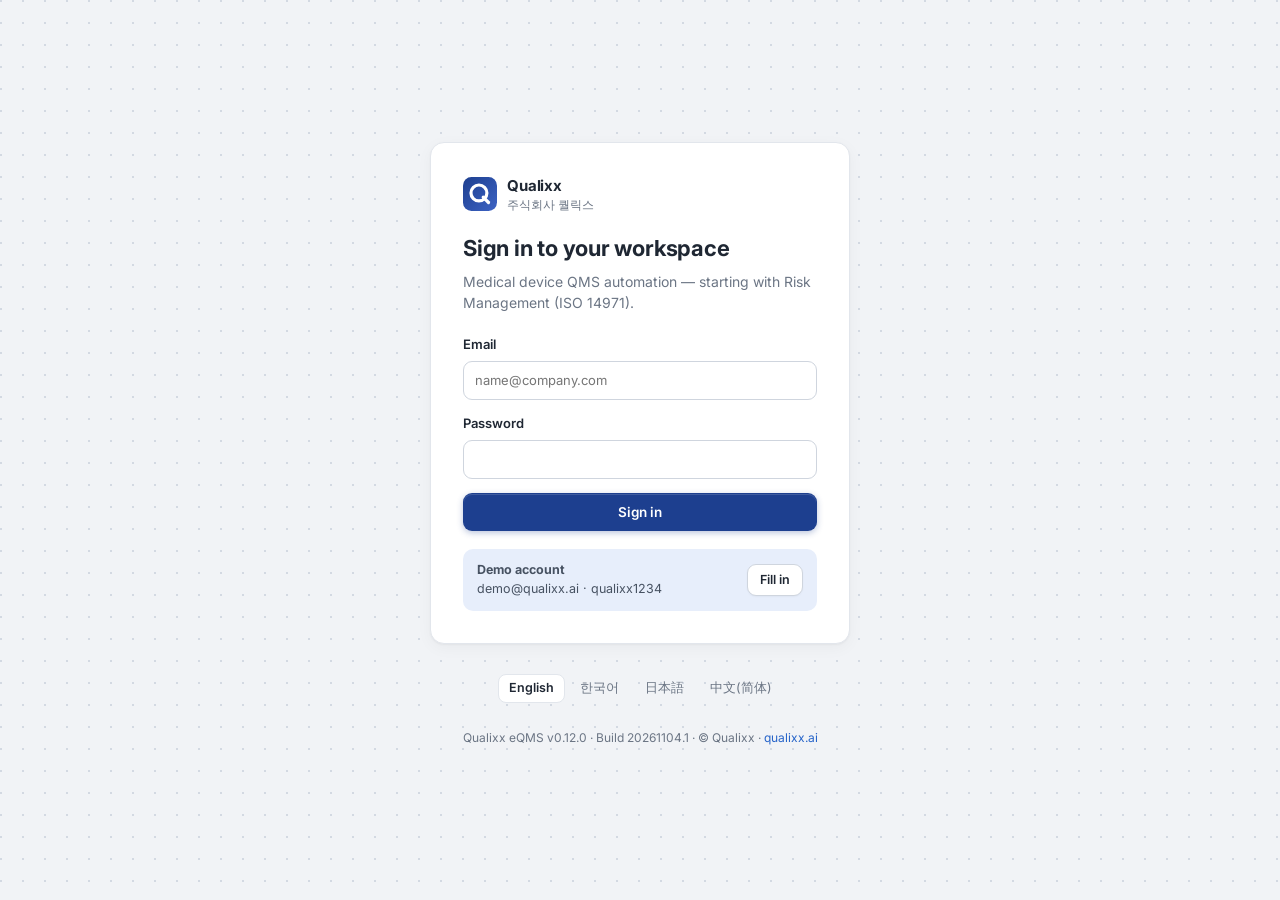
<file: app/index.html>
<!doctype html>
<html lang="en">
<head>
  <meta charset="utf-8">
  <meta name="viewport" content="width=device-width, initial-scale=1">
  <title>Qualixx</title>
  <meta name="description" content="Qualixx – medical device QMS automation. Risk Management (ISO 14971) demo.">
  <meta name="robots" content="noindex">
  <link rel="preconnect" href="https://fonts.googleapis.com">
  <link rel="preconnect" href="https://fonts.gstatic.com" crossorigin>
  <link rel="stylesheet" href="https://fonts.googleapis.com/css2?family=Inter:wght@400;500;600;700&display=swap">
  <link rel="stylesheet" href="styles.css?v=0.12.0">
</head>
<body>
  <div id="app" aria-live="polite"></div>
  <div id="modal-root"></div>
  <div id="toast" role="status"></div>
  <noscript>Please enable JavaScript to use this app.</noscript>
  <script src="data.js?v=0.12.0"></script>
  <script src="org.js?v=0.12.0"></script>
  <script src="content.js?v=0.12.0"></script>
  <script src="i18n.js?v=0.12.0"></script>
  <script src="app.js?v=0.12.0"></script>
</body>
</html>
</file>
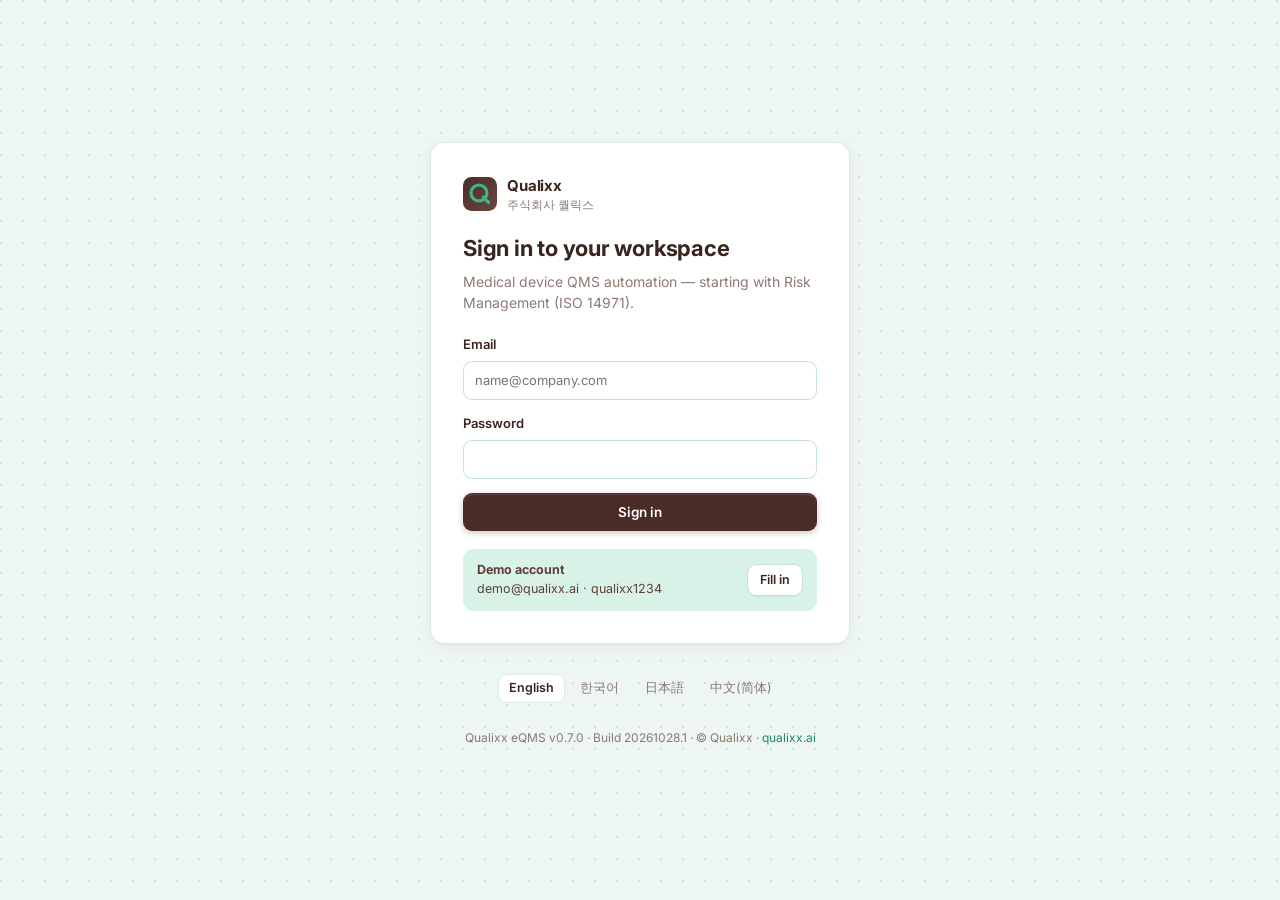
<file: app/app/index.html>
<!doctype html>
<html lang="en">
<head>
  <meta charset="utf-8">
  <meta name="viewport" content="width=device-width, initial-scale=1">
  <title>Qualixx</title>
  <meta name="description" content="Qualixx – medical device QMS automation. Risk Management (ISO 14971) demo.">
  <meta name="robots" content="noindex">
  <link rel="preconnect" href="https://fonts.googleapis.com">
  <link rel="preconnect" href="https://fonts.gstatic.com" crossorigin>
  <link rel="stylesheet" href="https://fonts.googleapis.com/css2?family=Inter:wght@400;500;600;700&display=swap">
  <link rel="stylesheet" href="styles.css">
</head>
<body>
  <div id="app" aria-live="polite"></div>
  <div id="modal-root"></div>
  <div id="toast" role="status"></div>
  <noscript>Please enable JavaScript to use this app.</noscript>
  <script src="data.js"></script>
  <script src="org.js"></script>
  <script src="i18n.js"></script>
  <script src="app.js"></script>
</body>
</html>
</file>
<file: app/styles.css>
/* Qualixx demo – "Statly"-inspired analytics dashboard style */
:root {
  --bg: #f3f3f6;
  --surface: #ffffff;
  --surface-2: #f8f8fb;
  --line: #e9e9ef;
  --line-strong: #dcdce4;
  --ink: #16151d;
  --ink-2: #4b4a57;
  --muted: #8a8996;
  --accent: #2f2a9e;
  --accent-2: #4a43d1;
  --accent-soft: #eeedfb;
  --good: #1f9d55;
  --good-soft: #e8f6ee;
  --bad: #e0464b;
  --bad-soft: #fdecec;
  --warn: #c98a0c;
  --warn-soft: #fdf5e3;
  --grid-dot: #d9d8e6;
  --radius: 14px;
  --radius-sm: 9px;
  --shadow: 0 1px 2px rgba(22, 21, 29, .04), 0 4px 16px rgba(22, 21, 29, .04);
  --font: 'Inter', -apple-system, BlinkMacSystemFont, 'Segoe UI', Roboto, 'Helvetica Neue', Arial, sans-serif;
}

* { box-sizing: border-box; }
html, body { margin: 0; }
body { font-family: var(--font); background: var(--bg); color: var(--ink); font-size: 14px; line-height: 1.5; -webkit-font-smoothing: antialiased; }
a { color: var(--accent); text-decoration: none; }
a:hover { text-decoration: underline; }
h1, h2, h3, h4 { margin: 0; letter-spacing: -0.01em; }
h1 { font-size: 22px; font-weight: 700; }
h2 { font-size: 17px; font-weight: 600; }
h3 { font-size: 15px; font-weight: 600; margin: 22px 0 8px; }
h4 { font-size: 13px; font-weight: 600; }
small { font-size: 12px; }
.muted { color: var(--muted); }
.small { font-size: 12px; }
.ic { width: 17px; height: 17px; flex: none; }
.ic.muted { color: var(--muted); }

/* ---------- buttons ---------- */
.btn { display: inline-flex; align-items: center; justify-content: center; gap: 6px; height: 38px; padding: 0 16px; border-radius: var(--radius-sm); border: 1px solid transparent; font: inherit; font-weight: 600; font-size: 13.5px; cursor: pointer; text-decoration: none !important; white-space: nowrap; transition: background .15s, border-color .15s, box-shadow .15s; }
.btn .ic { width: 15px; height: 15px; }
.btn.sm { height: 32px; padding: 0 12px; font-size: 12.5px; }
.btn.block { width: 100%; }
.btn.primary { background: var(--accent); color: #fff; box-shadow: 0 1px 0 rgba(255, 255, 255, .15) inset, 0 2px 6px rgba(47, 42, 158, .25); }
.btn.primary:hover { background: var(--accent-2); }
.btn.outline { background: var(--surface); color: var(--ink); border-color: var(--line-strong); box-shadow: 0 1px 2px rgba(0, 0, 0, .04); }
.btn.outline:hover { border-color: var(--accent); color: var(--accent); }
.btn.danger { background: var(--bad); color: #fff; }
.btn:disabled { opacity: .45; cursor: not-allowed; box-shadow: none; }
.icon-btn { display: inline-grid; place-items: center; width: 30px; height: 30px; border-radius: 8px; border: 1px solid var(--line); background: var(--surface); color: var(--ink-2); cursor: pointer; font-size: 18px; line-height: 1; }
.icon-btn .ic { width: 15px; height: 15px; }
.icon-btn:hover { color: var(--accent); border-color: var(--accent); text-decoration: none; }

/* ---------- layout ---------- */
.layout { display: grid; grid-template-columns: 252px 1fr; min-height: 100vh; }
.sidebar { position: sticky; top: 0; height: 100vh; overflow-y: auto; background: var(--surface); border-right: 1px solid var(--line); padding: 18px 14px; display: flex; flex-direction: column; gap: 12px; }
.profile-card { display: flex; align-items: center; gap: 10px; padding: 10px; border: 1px solid var(--line); border-radius: 12px; background: var(--surface-2); }
.avatar { width: 36px; height: 36px; border-radius: 10px; background: linear-gradient(135deg, var(--accent), #6a63e8); color: #fff; display: grid; place-items: center; font-weight: 700; font-size: 13px; flex: none; }
.profile-text { display: flex; flex-direction: column; min-width: 0; }
.profile-text strong { font-size: 13.5px; }
.profile-text small { color: var(--muted); white-space: nowrap; overflow: hidden; text-overflow: ellipsis; }
.side-search { display: flex; align-items: center; gap: 8px; height: 36px; padding: 0 10px; border: 1px solid var(--line); border-radius: 10px; color: var(--muted); }
.side-search input { border: 0; outline: 0; background: transparent; font: inherit; width: 100%; color: var(--ink); }
.side-search:focus-within { border-color: var(--accent); }
.side-nav { display: flex; flex-direction: column; gap: 2px; }
.side-label { margin: 16px 10px 6px; font-size: 10.5px; font-weight: 600; letter-spacing: .08em; text-transform: uppercase; color: var(--muted); }
.nav-item { display: flex; align-items: center; gap: 10px; height: 36px; padding: 0 10px; border-radius: 9px; color: var(--ink-2); font-weight: 500; font-size: 13.5px; border: 0; background: none; font-family: inherit; cursor: pointer; text-align: left; width: 100%; position: relative; }
.nav-item:hover { background: var(--surface-2); color: var(--ink); text-decoration: none; }
.nav-item.on { background: var(--accent-soft); color: var(--accent); font-weight: 600; }
.nav-item.on::before { content: ''; position: absolute; left: -14px; top: 8px; bottom: 8px; width: 3px; border-radius: 0 3px 3px 0; background: var(--accent); }
.nav-item.disabled { color: #b4b3c0; cursor: default; }
.nav-item.disabled:hover { background: none; }
.nav-item em { margin-left: auto; font-style: normal; font-size: 10.5px; font-weight: 600; color: var(--muted); background: var(--surface-2); border: 1px solid var(--line); padding: 1px 6px; border-radius: 6px; }
.side-brand { margin-top: auto; display: inline-flex; align-items: center; gap: 8px; font-weight: 700; color: var(--ink); padding: 8px 10px; }
.side-brand.big { font-size: 20px; padding: 0; margin: 0 0 18px; }
.logo { width: 26px; height: 26px; border-radius: 8px; background: var(--accent); color: #fff; display: grid; place-items: center; font-weight: 800; font-size: 14px; }
.content { min-width: 0; display: flex; flex-direction: column; }
.main { padding: 28px 32px 16px; max-width: 1280px; width: 100%; }
.mobilebar { display: none; }
.demo-note { margin: auto 32px 20px; font-size: 12px; color: var(--muted); }

/* ---------- page ---------- */
.page-head { display: flex; justify-content: space-between; align-items: flex-end; gap: 16px; flex-wrap: wrap; margin-bottom: 20px; }
.page-head .muted { margin: 4px 0 0; }
.crumb { margin: 0 0 6px; font-size: 12.5px; color: var(--muted); }
.crumb a { color: var(--muted); }
.head-actions { display: flex; gap: 8px; flex-wrap: wrap; align-items: center; }
.section-title { margin: 28px 0 12px; }
.card { background: var(--surface); border: 1px solid var(--line); border-radius: var(--radius); box-shadow: var(--shadow); }

/* ---------- dashboard ---------- */
.dash-grid { display: grid; grid-template-columns: 1.05fr 1fr 1fr; gap: 16px; }
.report-card { padding: 20px; display: flex; flex-direction: column; gap: 8px; }
.report-art { height: 92px; }
.report-art svg { height: 100%; }
.report-card .muted { margin: 0 0 8px; }
.btn-row { display: flex; gap: 8px; flex-wrap: wrap; margin-top: auto; }
.kpi-card { padding: 18px 20px; display: flex; flex-direction: column; gap: 10px; position: relative; overflow: hidden; }
.kpi-top { display: flex; justify-content: space-between; color: var(--ink-2); font-weight: 500; }
.kpi-num { font-size: 34px; font-weight: 700; letter-spacing: -0.02em; line-height: 1.1; }
.kpi-num small { font-size: 18px; color: var(--muted); font-weight: 600; }
.chips { display: flex; gap: 6px; flex-wrap: wrap; position: relative; z-index: 1; }
.chip { display: inline-flex; gap: 5px; align-items: center; font-size: 12px; color: var(--ink-2); background: var(--surface-2); border: 1px solid var(--line); border-radius: 7px; padding: 2px 8px; max-width: 100%; white-space: nowrap; overflow: hidden; text-overflow: ellipsis; }
.chip b { color: var(--ink); }
.minibars { display: flex; align-items: flex-end; justify-content: flex-end; gap: 10px; height: 74px; margin-top: 4px; }
.minibars i { flex: 1; max-width: 26px; border-radius: 6px 6px 2px 2px; background: linear-gradient(180deg, #ecebf7, #f6f6fb); border: 1px solid var(--line); }
.minibars i.hi { background: linear-gradient(180deg, #e9e8fb, #fff); border: 1.5px solid var(--accent); }
.kpi-foot { display: flex; align-items: center; gap: 8px; }
.delta { font-size: 11.5px; font-weight: 600; padding: 2px 8px; border-radius: 7px; border: 1px solid; }
.delta.up { color: var(--good); border-color: #bfe5cf; background: var(--good-soft); }
.delta.down { color: var(--bad); border-color: #f5c4c5; background: var(--bad-soft); }

/* ---------- tables ---------- */
.table-card { padding: 6px 0 4px; }
.table-top { display: flex; justify-content: space-between; align-items: center; gap: 10px; padding: 10px 18px; }
.seg { display: flex; gap: 18px; }
.seg button { border: 0; background: none; font: inherit; font-weight: 600; color: var(--muted); padding: 6px 0; cursor: pointer; border-bottom: 2px solid transparent; }
.seg button span { font-size: 11px; color: var(--muted); background: var(--surface-2); border: 1px solid var(--line); border-radius: 6px; padding: 0 5px; margin-left: 3px; }
.seg button.on { color: var(--ink); border-color: var(--ink); }
.table-wrap { width: 100%; overflow-x: auto; }
.table { width: 100%; border-collapse: collapse; }
.table th { text-align: left; font-size: 11px; font-weight: 600; letter-spacing: .06em; text-transform: uppercase; color: var(--muted); padding: 10px 12px; border-bottom: 1px solid var(--line); background: var(--surface-2); white-space: nowrap; }
.table td { padding: 12px; border-bottom: 1px solid var(--line); vertical-align: top; }
.table tbody tr:hover { background: #fbfbfd; }
.table tr:last-child td { border-bottom: 0; }
.table.compact td { padding: 9px 10px; }
.table .cb { width: 36px; padding-left: 18px; }
.table input[type=checkbox] { width: 16px; height: 16px; accent-color: var(--accent); }
.table .actions { text-align: right; white-space: nowrap; }
.table .actions > * + * { margin-left: 6px; }
.table .center { text-align: center; }
.table .code { font-weight: 600; color: var(--accent); white-space: nowrap; }
.prod { display: flex; align-items: center; gap: 10px; color: var(--ink); }
.prod:hover { text-decoration: none; }
.prod:hover strong { color: var(--accent); }
.prod span:last-child { display: flex; flex-direction: column; }
.prod small { color: var(--muted); }
.thumb { width: 34px; height: 34px; border-radius: 9px; background: var(--surface-2); border: 1px solid var(--line); display: grid; place-items: center; font-size: 11px; font-weight: 700; color: var(--ink-2); flex: none; }
.pill { display: inline-flex; align-items: center; gap: 5px; font-weight: 600; font-size: 12.5px; padding: 3px 9px; border: 1px solid var(--line); border-radius: 8px; background: var(--surface); }
.pill .ic { width: 13px; height: 13px; color: var(--muted); }
.pill.bad { color: var(--bad); border-color: #f5c4c5; background: var(--bad-soft); }
.pill.good { color: var(--good); border-color: #bfe5cf; background: var(--good-soft); }
.mini-progress { width: 64px; height: 6px; background: var(--surface-2); border: 1px solid var(--line); border-radius: 6px; overflow: hidden; display: inline-block; vertical-align: middle; margin-right: 6px; }
.mini-progress i { display: block; height: 100%; background: var(--accent); }
.status { display: inline-block; font-size: 11.5px; font-weight: 600; padding: 2px 8px; border-radius: 7px; border: 1px solid; white-space: nowrap; }
.s-Draft { color: var(--warn); border-color: #f0dba9; background: var(--warn-soft); }
.s-Approved { color: var(--good); border-color: #bfe5cf; background: var(--good-soft); }
.s-Soon { color: var(--muted); border-color: var(--line); background: var(--surface-2); }
.empty { padding: 36px 20px; text-align: center; }
.empty .head-actions { justify-content: center; margin-top: 12px; }

/* ---------- work process ---------- */
.process-grid { display: grid; grid-template-columns: repeat(3, 1fr); gap: 16px; }
.process { padding: 20px; display: flex; flex-direction: column; gap: 6px; color: var(--ink); transition: border-color .15s, transform .15s; }
.process.live:hover { border-color: var(--accent); text-decoration: none; transform: translateY(-2px); }
.process.off { opacity: .6; }
.process-ic { width: 40px; height: 40px; border-radius: 11px; display: grid; place-items: center; background: var(--surface-2); border: 1px solid var(--line); color: var(--ink-2); margin-bottom: 6px; }
.process.live .process-ic { background: var(--accent); border-color: var(--accent); color: #fff; }
.process-ic .ic { width: 20px; height: 20px; }
.process-head { display: flex; justify-content: space-between; align-items: center; gap: 8px; }
.process-head strong { font-size: 15px; }
.std { color: var(--muted); }
.desc { color: var(--ink-2); font-size: 13px; }

/* ---------- risk file detail ---------- */
.progress-box { min-width: 230px; background: var(--surface); border: 1px solid var(--line); border-radius: 12px; padding: 10px 14px; display: flex; flex-direction: column; gap: 6px; box-shadow: var(--shadow); }
.progress-box .bar { height: 7px; background: var(--surface-2); border-radius: 6px; overflow: hidden; border: 1px solid var(--line); }
.progress-box .bar i { display: block; height: 100%; background: var(--accent); }
.steps { display: flex; flex-wrap: wrap; gap: 4px; padding: 4px; margin-bottom: 14px; background: var(--surface); border: 1px solid var(--line); border-radius: 12px; }
.steps a { display: inline-flex; align-items: center; gap: 7px; padding: 8px 12px; border-radius: 9px; color: var(--ink-2); font-weight: 500; white-space: nowrap; }
.steps a small { color: var(--muted); font-size: 11px; }
.steps a:hover { background: var(--surface-2); text-decoration: none; }
.steps a.on { background: var(--accent); color: #fff; }
.steps a.on small, .steps a.on .num { color: #fff; }
.steps .num { width: 20px; height: 20px; border-radius: 6px; display: grid; place-items: center; font-size: 11px; font-weight: 700; background: var(--surface-2); border: 1px solid var(--line); color: var(--ink-2); }
.steps a.on .num { background: rgba(255, 255, 255, .18); border-color: rgba(255, 255, 255, .25); }
.panel { padding: 22px 24px; }
.panel-title { margin-bottom: 14px; }
.panel-title h2 small { font-weight: 500; color: var(--muted); font-size: 12px; margin-left: 4px; }
.panel-title p { margin: 4px 0 0; }
.panel-head { display: flex; justify-content: space-between; align-items: flex-start; gap: 12px; flex-wrap: wrap; }
.panel > .panel-title ~ .panel-title { margin-top: 28px; }
.prose ol, .prose p { color: var(--ink-2); }

/* ---------- forms ---------- */
.form { display: grid; gap: 14px; }
.form.grid2 { grid-template-columns: 1fr 1fr; }
.form .wide { grid-column: 1 / -1; }
.form label, .block-label { display: flex; flex-direction: column; gap: 6px; font-weight: 600; font-size: 13px; color: var(--ink); }
.hint { font-weight: 400; color: var(--muted); }
input, textarea, select { font: inherit; font-weight: 400; color: var(--ink); background: var(--surface); border: 1px solid var(--line-strong); border-radius: var(--radius-sm); padding: 9px 11px; width: 100%; }
input:focus, textarea:focus, select:focus { outline: none; border-color: var(--accent); box-shadow: 0 0 0 3px var(--accent-soft); }
textarea { resize: vertical; }
.form-actions { display: flex; justify-content: flex-end; gap: 8px; }
.form label.check, .inline label.check { flex-direction: row; align-items: center; gap: 8px; font-weight: 500; }
.check input { width: 16px; height: 16px; accent-color: var(--accent); }
.radios { border: 0; padding: 0; margin: 0; display: flex; gap: 18px; flex-wrap: wrap; }
.radios legend { font-weight: 600; font-size: 13px; margin-bottom: 6px; }
.radios label { flex-direction: row; align-items: center; gap: 6px; font-weight: 500; }
.radios input { width: auto; accent-color: var(--accent); }
.error { color: var(--bad); margin: 0; font-size: 13px; }

/* ---------- matrix & risk ---------- */
.matrix { border-collapse: separate; border-spacing: 4px; min-width: 620px; }
.matrix th { font-size: 11.5px; font-weight: 500; color: var(--ink-2); text-align: center; padding: 6px; }
.matrix th small { color: var(--muted); }
.matrix th.axis { text-align: left; white-space: nowrap; }
.cell { width: 100%; min-width: 88px; height: 40px; border-radius: 8px; border: 1px solid; font: inherit; font-size: 11.5px; font-weight: 600; cursor: pointer; display: flex; align-items: center; justify-content: center; gap: 6px; }
.cell:disabled { cursor: default; }
.cell.acc { background: var(--good-soft); color: var(--good); border-color: #c8e8d5; }
.cell.unacc { background: var(--bad-soft); color: var(--bad); border-color: #f5cfd0; }
.cell b { background: var(--ink); color: #fff; border-radius: 6px; padding: 0 6px; font-size: 11px; }
.defs { display: grid; grid-template-columns: 1fr 1fr; gap: 16px; margin-top: 14px; }
.defs ul { margin: 6px 0 0; padding-left: 16px; color: var(--ink-2); }
.badge { display: inline-flex; align-items: center; gap: 5px; font-size: 11.5px; font-weight: 600; padding: 3px 8px; border-radius: 7px; border: 1px solid; white-space: nowrap; }
.badge small { font-weight: 500; opacity: .8; font-size: 11px; }
.badge.acc { color: var(--good); border-color: #bfe5cf; background: var(--good-soft); }
.badge.unacc { color: var(--bad); border-color: #f5c4c5; background: var(--bad-soft); }
.badge.none { color: var(--muted); border-color: var(--line); background: var(--surface-2); }
.cat { font-size: 11px; color: var(--muted); font-weight: 500; }
.hz-card { border: 1px solid var(--line); border-radius: 12px; padding: 16px; margin-top: 12px; display: flex; flex-direction: column; gap: 10px; align-items: flex-start; }
.hz-card > * { align-self: stretch; }
.hz-card > .btn { align-self: flex-start; }
.hz-card.need { border-left: 3px solid var(--bad); }
.hz-card header { display: flex; justify-content: space-between; gap: 10px; flex-wrap: wrap; }
.hz-card .code { color: var(--accent); font-weight: 700; }
.hz-badges { display: flex; gap: 6px; align-items: center; flex-wrap: wrap; }
.alert { margin: 0; padding: 8px 12px; border-radius: 9px; background: var(--bad-soft); color: var(--bad); font-size: 13px; font-weight: 500; }
.alert.soft { background: var(--warn-soft); color: #8a5d00; }
.ctype { font-size: 11.5px; font-weight: 600; padding: 2px 7px; border-radius: 6px; white-space: nowrap; border: 1px solid var(--line); }
.t-design { color: var(--accent); background: var(--accent-soft); border-color: #dad8f6; }
.t-protect { color: #0f7a8a; background: #e6f6f8; border-color: #c4e8ed; }
.t-info { color: #8a5d00; background: var(--warn-soft); border-color: #f0dba9; }
.residual { background: var(--surface-2); border: 1px solid var(--line); border-radius: 10px; padding: 12px 14px; display: flex; flex-direction: column; gap: 10px; }
.residual h4 small { color: var(--muted); font-weight: 500; }
.inline { display: flex; gap: 12px; flex-wrap: wrap; align-items: flex-end; }
.inline label { display: flex; flex-direction: column; gap: 5px; font-weight: 600; font-size: 12.5px; min-width: 170px; }
.inline label.check { min-width: 0; padding-bottom: 8px; }
.warn-text { color: var(--bad); }

/* ---------- review ---------- */
.checks { list-style: none; padding: 0; margin: 0 0 16px; display: grid; gap: 6px; }
.checks li { display: flex; align-items: center; gap: 10px; padding: 9px 12px; border: 1px solid var(--line); border-radius: 10px; }
.checks li small { margin-left: auto; color: var(--muted); }
.checks .mark { width: 20px; height: 20px; border-radius: 6px; display: grid; place-items: center; font-size: 12px; font-weight: 700; flex: none; }
.checks .ok .mark { background: var(--good-soft); color: var(--good); }
.checks .no .mark { background: var(--bad-soft); color: var(--bad); }
.checks .no { border-color: #f5cfd0; }
.approve-form { border: 1px solid var(--line); border-radius: 12px; padding: 16px; background: var(--surface-2); max-width: 520px; }
.approve-form h3 { margin: 0; }
.approve-form p { margin: 0; }
.approved { display: flex; justify-content: space-between; align-items: center; gap: 12px; padding: 14px 16px; border-radius: 12px; background: var(--good-soft); border: 1px solid #bfe5cf; color: #156a3a; flex-wrap: wrap; }

/* ---------- report ---------- */
.report { margin-top: 16px; border: 1px solid var(--line); border-radius: 12px; padding: 28px; background: #fff; }
.report h1 { font-size: 22px; margin-bottom: 12px; }
.report h2 { font-size: 15px; margin: 24px 0 8px; padding-bottom: 6px; border-bottom: 2px solid var(--ink); }
.kv { width: 100%; border-collapse: collapse; }
.kv th, .kv td { border: 1px solid var(--line); padding: 7px 10px; text-align: left; vertical-align: top; font-size: 13px; }
.kv th { background: var(--surface-2); width: 180px; font-weight: 600; }
.report-table { font-size: 12px; table-layout: fixed; min-width: 760px; }
.report-table td { word-break: break-word; }
.report-table td hr { border: 0; border-top: 1px dashed var(--line); margin: 5px 0; }

/* ---------- login ---------- */
.login-wrap { min-height: 100vh; display: grid; place-items: center; padding: 24px 16px; align-content: center; gap: 14px;
  background: radial-gradient(circle at 1px 1px, var(--grid-dot) 1px, transparent 0) 0 0 / 22px 22px, var(--bg); }
.login-card { width: 100%; max-width: 420px; padding: 32px; }
.login-card h1 { font-size: 22px; }
.login-card > .muted { margin: 6px 0 22px; }
.demo-account { margin-top: 18px; display: flex; justify-content: space-between; align-items: center; gap: 10px; padding: 12px 14px; border-radius: 10px; background: var(--accent-soft); font-size: 12.5px; color: var(--ink-2); }
.foot { font-size: 12px; }

/* ---------- modal & toast ---------- */
.modal-bg { position: fixed; inset: 0; background: rgba(22, 21, 29, .35); z-index: 40; }
.modal { position: fixed; z-index: 41; top: 50%; left: 50%; transform: translate(-50%, -50%); width: min(640px, calc(100vw - 32px)); max-height: calc(100vh - 48px); overflow-y: auto; background: var(--surface); border-radius: 16px; padding: 20px 22px; box-shadow: 0 20px 50px rgba(0, 0, 0, .18); }
.modal header { display: flex; justify-content: space-between; align-items: center; margin-bottom: 14px; }
#toast { position: fixed; bottom: 22px; left: 50%; transform: translate(-50%, 20px); background: var(--ink); color: #fff; padding: 10px 16px; border-radius: 10px; font-size: 13px; opacity: 0; pointer-events: none; transition: .2s; z-index: 50; }
#toast.show { opacity: 1; transform: translate(-50%, 0); }

/* ---------- responsive ---------- */
@media (max-width: 1100px) {
  .dash-grid { grid-template-columns: 1fr 1fr; }
  .report-card { grid-column: 1 / -1; }
  .process-grid { grid-template-columns: 1fr 1fr; }
}
@media (max-width: 820px) {
  .steps { flex-wrap: nowrap; overflow-x: auto; }
  .layout { grid-template-columns: 1fr; }
  .sidebar { position: fixed; left: 0; top: 0; z-index: 30; width: 260px; transform: translateX(-100%); transition: transform .2s; box-shadow: 0 10px 40px rgba(0, 0, 0, .15); }
  .sidebar.open { transform: none; }
  .mobilebar { display: flex; align-items: center; gap: 10px; padding: 12px 16px; background: var(--surface); border-bottom: 1px solid var(--line); position: sticky; top: 0; z-index: 20; }
  .mobilebar .side-brand { margin: 0; padding: 0; }
  .main { padding: 20px 16px; }
  .demo-note { margin: 0 16px 16px; }
  .dash-grid, .process-grid, .form.grid2, .defs { grid-template-columns: 1fr; }
  .progress-box { min-width: 0; width: 100%; }
  .panel { padding: 16px; }
  .seg { gap: 12px; }
}

/* ---------- print ---------- */
@media print {
  body { background: #fff; }
  .sidebar, .mobilebar, .page-head, .steps, .no-print, .demo-note, #toast { display: none !important; }
  .layout { display: block; }
  .main { padding: 0; max-width: none; }
  .card, .panel, .report { border: 0; box-shadow: none; padding: 0; margin: 0; }
  .report h2 { break-after: avoid; }
  .report tr { break-inside: avoid; }
}

/* ---------- organization pack: brand, documents, process map, people, messages ---------- */
.org-brand { display: flex; align-items: center; gap: 10px; padding: 4px 4px 10px; border-bottom: 1px solid var(--line); color: var(--ink); }
.org-brand:hover { text-decoration: none; }
.org-brand img { height: 34px; max-width: 120px; object-fit: contain; }
.org-brand span:last-child { display: flex; flex-direction: column; min-width: 0; }
.org-brand strong { font-size: 15px; letter-spacing: -0.01em; }
.org-brand small { color: var(--muted); font-size: 11.5px; }
.org-brand.big { border: 0; padding: 0; margin-bottom: 18px; }
.org-logo { width: 38px; height: 38px; border-radius: 10px; display: grid; place-items: center; font-weight: 800; font-size: 14px; color: #fff; background: linear-gradient(135deg, #0f172a, #334155); flex: none; letter-spacing: .02em; }
.side-brand.powered { font-weight: 500; font-size: 12px; color: var(--muted); gap: 6px; }
.side-brand.powered .logo { width: 20px; height: 20px; font-size: 11px; border-radius: 6px; }
.side-brand.powered b { color: var(--ink); }
.nav-item em.count { font-style: normal; }
.inline-search { display: flex; align-items: center; gap: 8px; height: 34px; padding: 0 10px; border: 1px solid var(--line); border-radius: 9px; color: var(--muted); min-width: 220px; }
.inline-search input { border: 0; padding: 0; box-shadow: none !important; }
tr.clickable { cursor: pointer; }
.dtype { font-size: 11.5px; font-weight: 600; padding: 2px 7px; border-radius: 6px; border: 1px solid var(--line); white-space: nowrap; }
.t-manual { color: var(--accent); background: var(--accent-soft); border-color: #dad8f6; }
.t-procedure { color: #0f7a8a; background: #e6f6f8; border-color: #c4e8ed; }
.t-form { color: var(--ink-2); background: var(--surface-2); }
.t-instruction { color: #8a5d00; background: var(--warn-soft); border-color: #f0dba9; }
.doc-grid { display: grid; grid-template-columns: 2fr 1fr; gap: 16px; align-items: start; }
.file-card { display: flex; flex-direction: column; gap: 8px; align-items: flex-start; }
.file-card h3 { margin: 4px 0 0; }
.file-card p { margin: 0; }
.file-icon { width: 44px; height: 44px; border-radius: 12px; display: grid; place-items: center; background: var(--accent-soft); color: var(--accent); }
.file-icon .ic { width: 22px; height: 22px; }
.section-title small { font-weight: 500; font-size: 13px; margin-left: 6px; }
.org-strip { display: grid; grid-template-columns: repeat(3, 1fr); gap: 16px; margin-top: 16px; }
.strip-item { display: flex; align-items: center; gap: 12px; padding: 14px 16px; color: var(--ink); }
.strip-item:hover { border-color: var(--accent); text-decoration: none; }
.strip-item .process-ic { margin: 0; }
.strip-item > span:last-child { display: flex; flex-direction: column; }
.pm-group { margin-bottom: 22px; }
.pm-group h3 { margin: 0 0 10px; }
.pm-grid { display: grid; grid-template-columns: repeat(auto-fill, minmax(230px, 1fr)); gap: 12px; }
.pm { padding: 14px 16px; display: flex; flex-direction: column; gap: 4px; color: var(--ink); transition: border-color .15s, transform .15s; }
.pm:hover { border-color: var(--accent); text-decoration: none; transform: translateY(-1px); }
.pm.live { border-color: var(--accent); box-shadow: 0 0 0 3px var(--accent-soft); }
.pm-head { display: flex; justify-content: space-between; align-items: center; }
.pm .code { color: var(--accent); font-weight: 700; font-size: 12.5px; }
.pm-meta { display: flex; gap: 4px; flex-wrap: wrap; margin-top: 6px; }
.pm-meta .pill { font-size: 11px; padding: 1px 7px; }
.people-grid { display: grid; grid-template-columns: repeat(auto-fill, minmax(240px, 1fr)); gap: 16px; }
.person { padding: 20px; display: flex; flex-direction: column; align-items: flex-start; gap: 4px; }
.avatar.lg { width: 52px; height: 52px; border-radius: 14px; font-size: 17px; margin-bottom: 6px; }
.person-title { font-weight: 500; color: var(--ink-2); margin: 4px 0; }
.person .email { font-size: 12.5px; margin-top: 4px; }
.person .btn-row { margin-top: 10px; }
.chat { display: grid; grid-template-columns: 260px 1fr; min-height: 520px; overflow: hidden; }
.chat-list { border-right: 1px solid var(--line); padding: 8px; display: flex; flex-direction: column; gap: 2px; }
.chat-item { display: flex; gap: 10px; align-items: center; padding: 10px; border-radius: 10px; color: var(--ink); }
.chat-item:hover { background: var(--surface-2); text-decoration: none; }
.chat-item.on { background: var(--accent-soft); }
.chat-item > span:last-child, .chat-head > span:nth-child(2) { display: flex; flex-direction: column; min-width: 0; }
.chat-item small { white-space: nowrap; overflow: hidden; text-overflow: ellipsis; max-width: 170px; }
.chat-pane { display: flex; flex-direction: column; min-width: 0; }
.chat-head { display: flex; align-items: center; gap: 10px; padding: 12px 16px; border-bottom: 1px solid var(--line); }
.chat-head .btn { margin-left: auto; }
.chat-body { flex: 1; overflow-y: auto; padding: 16px; display: flex; flex-direction: column; gap: 8px; background: var(--surface-2); max-height: 420px; min-height: 300px; }
.bubble { max-width: 70%; align-self: flex-start; background: var(--surface); border: 1px solid var(--line); border-radius: 12px 12px 12px 4px; padding: 8px 12px; }
.bubble.me { align-self: flex-end; background: var(--accent); color: #fff; border-color: var(--accent); border-radius: 12px 12px 4px 12px; }
.bubble p { margin: 0; white-space: pre-wrap; }
.bubble small { opacity: .7; font-size: 11px; }
.center-text { text-align: center; margin-top: 60px; }
.chat-compose { display: flex; gap: 8px; padding: 12px; border-top: 1px solid var(--line); }
@media (max-width: 1100px) { .doc-grid { grid-template-columns: 1fr; } }
@media (max-width: 820px) {
  .org-strip { grid-template-columns: 1fr; }
  .chat { grid-template-columns: 1fr; }
  .chat-list { flex-direction: row; overflow-x: auto; border-right: 0; border-bottom: 1px solid var(--line); }
  .chat-item small { display: none; }
  .inline-search { min-width: 0; width: 100%; }
  .table-top { flex-wrap: wrap; }
}

/* ---------- products ---------- */
.linked { display: flex; flex-direction: column; gap: 8px; margin-bottom: 12px; }
.linked-item { display: flex; justify-content: space-between; align-items: center; gap: 10px; padding: 10px 12px; border: 1px solid var(--line); border-radius: 10px; color: var(--ink); }
.linked-item:hover { border-color: var(--accent); text-decoration: none; }
.linked-item > span:first-child { display: flex; flex-direction: column; }
.btn.ghost { background: none; border-color: transparent; color: var(--ink-2); }
.btn.ghost:hover { color: var(--bad); }
.danger-link { margin-top: 6px; }
.panel > .btn + .btn { margin-left: 6px; }
.mono { font-family: ui-monospace, SFMono-Regular, Menlo, Consolas, monospace; font-size: 12px; }
.form-sep { margin: 8px 0 0; padding-top: 12px; border-top: 1px solid var(--line); font-weight: 700; font-size: 12px; letter-spacing: .06em; text-transform: uppercase; color: var(--muted); }
.label-preview { padding: 20px; border: 1.5px solid var(--ink); border-radius: 12px; display: flex; flex-direction: column; gap: 6px; background: var(--surface); }
.lp-tag { margin: 0 0 4px; font-size: 11px; font-weight: 600; letter-spacing: .06em; text-transform: uppercase; color: var(--muted); }
.lp-name { font-size: 17px; }
.lp-model { color: var(--ink-2); font-size: 13px; }
.label-preview dl { display: grid; grid-template-columns: 110px 1fr; gap: 6px 10px; margin: 10px 0 0; font-size: 12.5px; }
.label-preview dt { color: var(--muted); font-weight: 600; }
.label-preview dd { margin: 0; min-width: 0; overflow-wrap: anywhere; }
.lp-warn { margin: 8px 0 0; padding: 8px 10px; border-radius: 8px; background: var(--warn-soft); color: #8a5d00; font-size: 12.5px; }
.lp-foot { margin: 6px 0 0; font-size: 11.5px; color: var(--muted); }
.steps a .ic { width: 15px; height: 15px; }

/* ---------- About Qualixx ---------- */
.app-version { display: flex; flex-direction: column; margin-top: auto; padding: 10px; border-top: 1px solid var(--line); font-size: 12px; font-weight: 600; color: var(--ink-2); }
.app-version small { font-weight: 400; color: var(--muted); }
.app-version:hover { text-decoration: none; color: var(--accent); }
.app-label { padding: 22px; border: 1.5px solid var(--ink); }
.al-head { display: flex; align-items: center; gap: 12px; padding-bottom: 14px; border-bottom: 1px solid var(--line); }
.al-head img { border-radius: 12px; }
.al-head > span:nth-child(2) { display: flex; flex-direction: column; }
.al-head strong { font-size: 18px; }
.al-head small { color: var(--muted); }
.al-head .status { margin-left: auto; }
.app-label dl { display: grid; grid-template-columns: 150px 1fr; gap: 10px 14px; margin: 14px 0 0; font-size: 13px; }
.app-label dt { color: var(--muted); font-weight: 600; }
.app-label dd { margin: 0; min-width: 0; overflow-wrap: anywhere; }
.releases { list-style: none; padding: 0; margin: 0; display: grid; gap: 10px; }
.releases li { border: 1px solid var(--line); border-radius: 10px; padding: 10px 12px; }
.releases li small { margin-left: 8px; }
.releases p { margin: 4px 0 0; font-size: 13px; color: var(--ink-2); }
@media (max-width: 820px) { .app-label dl { grid-template-columns: 1fr; gap: 2px; } .app-label dd { margin-bottom: 8px; } }

/* ================= Theme: Mint chocolate ================= */
:root {
  --bg: #edf6f2;
  --surface: #ffffff;
  --surface-2: #f4faf7;
  --line: #dbece4;
  --line-strong: #c7e0d5;
  --ink: #3a2420;
  --ink-2: #5c4038;
  --muted: #8b7a73;
  --accent: #4a2c27;        /* chocolate */
  --accent-2: #63403a;
  --accent-soft: #d9f2e7;   /* mint cream */
  --mint: #3eb489;          /* mint */
  --mint-deep: #23896a;
  --grid-dot: #c9e3d8;
}
.btn.primary { box-shadow: 0 1px 0 rgba(255, 255, 255, .15) inset, 0 2px 6px rgba(74, 44, 39, .28); }
.btn.outline:hover { border-color: var(--mint-deep); color: var(--mint-deep); }
.avatar { background: linear-gradient(135deg, var(--accent), var(--mint)); }
.logo { background: var(--accent); color: var(--mint); }
.nav-item.on { background: var(--accent-soft); color: var(--accent); }
.nav-item.on::before { background: var(--mint); }
.steps a.on { background: var(--accent); color: #fff; }
.steps a.on .num { background: var(--mint); border-color: var(--mint); color: var(--accent); }
.progress-box .bar i, .mini-progress i { background: var(--mint); }
.minibars i.hi { border-color: var(--mint-deep); background: linear-gradient(180deg, #d4f1e5, #fff); }
.minibars i { background: linear-gradient(180deg, #e6f3ed, #f6fbf8); }
.t-design, .t-manual { color: var(--accent); background: var(--accent-soft); border-color: #bfe6d5; }
.process.live .process-ic, .file-icon { background: var(--accent); color: var(--mint); border-color: var(--accent); }
.pm.live { border-color: var(--mint-deep); box-shadow: 0 0 0 3px var(--accent-soft); }
.pm .code, .table .code, .hz-card .code { color: var(--mint-deep); }
.seg button.on { color: var(--accent); border-color: var(--mint); }
.bubble.me { background: var(--accent); border-color: var(--accent); }
.demo-account { background: var(--accent-soft); }
input:focus, textarea:focus, select:focus { border-color: var(--mint-deep); box-shadow: 0 0 0 3px var(--accent-soft); }
.side-search:focus-within { border-color: var(--mint-deep); }
.org-logo { background: linear-gradient(135deg, var(--accent), #6b463e); color: var(--mint); }
a { color: var(--mint-deep); }
.crumb a, .prod, .chat-item, .linked-item, .pm, .strip-item, .org-brand, .side-brand, .process { color: inherit; }
.crumb a { color: var(--muted); }
.login-wrap { background: radial-gradient(circle at 1px 1px, var(--grid-dot) 1px, transparent 0) 0 0 / 22px 22px, var(--bg); }

/* ---------- process navigation, workspace, quick search ---------- */
button.side-search { width: 100%; background: var(--surface); font: inherit; cursor: pointer; text-align: left; }
button.side-search span { flex: 1; }
.side-search kbd, .palette-input kbd { font-family: inherit; font-size: 10.5px; color: var(--muted); border: 1px solid var(--line); border-radius: 5px; padding: 1px 5px; background: var(--surface-2); }
button.side-search:hover { border-color: var(--mint-deep); }
.side-sub { display: flex; align-items: center; gap: 6px; margin: 10px 10px 4px; font-size: 11.5px; font-weight: 600; color: var(--ink-2); }
.side-sub .ic { width: 13px; height: 13px; color: var(--mint-deep); }
.side-empty { margin: 0 10px 6px; font-size: 12px; color: var(--muted); }
.nav-item.sub { height: 32px; font-size: 13px; padding-left: 12px; }
.nav-code { font-size: 10.5px; font-weight: 700; color: var(--mint-deep); width: 30px; flex: none; }
.nav-item.sub span:nth-child(2) { white-space: nowrap; overflow: hidden; text-overflow: ellipsis; min-width: 0; }
.live-dot { width: 7px; height: 7px; border-radius: 50%; background: var(--mint); margin-left: auto; flex: none; font-style: normal; }
.nav-group { display: flex; align-items: center; gap: 8px; width: 100%; height: 32px; padding: 0 10px; border: 0; background: none; font: inherit; font-size: 12.5px; font-weight: 600; color: var(--ink-2); cursor: pointer; border-radius: 8px; text-align: left; }
.nav-group:hover { background: var(--surface-2); }
.nav-group .ic { width: 14px; height: 14px; transition: transform .15s; color: var(--muted); }
.nav-group.open .ic { transform: rotate(90deg); }
.nav-group span { flex: 1; }
.nav-group em { font-style: normal; font-size: 10.5px; color: var(--muted); }
.nav-group-items { display: flex; flex-direction: column; gap: 1px; margin: 0 0 4px 10px; padding-left: 4px; border-left: 1px solid var(--line); }
.code-badge { display: inline-block; font-size: 14px; font-weight: 700; color: var(--accent); background: var(--accent-soft); border-radius: 8px; padding: 2px 8px; vertical-align: 3px; margin-right: 4px; }
.btn.pinned { border-color: var(--mint-deep); color: var(--mint-deep); background: var(--accent-soft); }
.btn.pinned .ic { fill: currentColor; }
.ws-grid { display: grid; grid-template-columns: 2fr 1fr; gap: 16px; align-items: start; }
.ws-status p { margin: 0 0 12px; }
.ws-kpis { display: grid; grid-template-columns: repeat(3, 1fr); gap: 8px; margin-bottom: 12px; }
.ws-kpis span { border: 1px solid var(--line); border-radius: 10px; padding: 10px; display: flex; flex-direction: column; }
.ws-kpis strong { font-size: 22px; }
.ws-kpis small { color: var(--muted); }
.chip-row { display: flex; flex-wrap: wrap; gap: 8px; }
.chip.link { color: var(--ink); padding: 5px 10px; }
.chip.link:hover { border-color: var(--mint-deep); text-decoration: none; }
.chip.link b { color: var(--mint-deep); margin-right: 2px; }
.modal.palette { top: 12vh; transform: translateX(-50%); padding: 0; width: min(620px, calc(100vw - 32px)); max-height: 70vh; display: flex; flex-direction: column; overflow: hidden; }
.palette-input { display: flex; align-items: center; gap: 10px; padding: 14px 16px; border-bottom: 1px solid var(--line); color: var(--muted); }
.palette-input input { border: 0; padding: 0; font-size: 15px; box-shadow: none !important; }
.palette-results { overflow-y: auto; padding: 6px; }
.palette-item { display: flex; align-items: center; gap: 12px; padding: 9px 10px; border-radius: 9px; color: var(--ink); }
.palette-item:hover, .palette-item.sel { background: var(--accent-soft); text-decoration: none; }
.palette-item > span:last-child { display: flex; flex-direction: column; min-width: 0; }
.palette-item strong { font-weight: 600; white-space: nowrap; overflow: hidden; text-overflow: ellipsis; }
.pk { flex: none; width: 70px; font-size: 10.5px; font-weight: 700; letter-spacing: .04em; text-transform: uppercase; color: var(--mint-deep); }
.palette-empty { padding: 18px; text-align: center; }
@media (max-width: 1100px) { .ws-grid { grid-template-columns: 1fr; } }
@media (max-width: 820px) { .side-search kbd { display: none; } .pk { width: 56px; } }

/* ---------- v0.6 Document Control + My Tasks ---------- */
.grid2 { display: grid; grid-template-columns: 1fr 1fr; gap: 14px; align-items: end; }
.mono, .doc-text, .diff { font-family: ui-monospace, SFMono-Regular, Menlo, Consolas, monospace; font-size: 12.5px; line-height: 1.55; }
.doc-text { white-space: pre-wrap; margin: 0; background: var(--surface-2); border: 1px solid var(--line); border-radius: 10px; padding: 14px 16px; max-height: 420px; overflow: auto; }
.diff { white-space: pre-wrap; margin: 0; background: var(--surface-2); border: 1px solid var(--line); border-radius: 10px; padding: 10px 0; max-height: 360px; overflow: auto; }
.diff span { display: block; padding: 0 14px; }
.diff span.add { background: #e3f6ec; color: #11673a; }
.diff span.del { background: #fdeaea; color: #a3262b; text-decoration: line-through; text-decoration-color: rgba(163, 38, 43, .35); }
.diff-add-n { color: var(--good); font-weight: 700; } .diff-del-n { color: var(--bad); font-weight: 700; }
.diff-box { margin-top: 14px; } .diff-box summary { cursor: pointer; font-weight: 600; font-size: 13px; margin-bottom: 8px; }
.dc-change { margin-bottom: 16px; border-left: 4px solid var(--mint, #3eb489); }
.dc-change .doc-grid { margin-top: 6px; }
.dc-steps { list-style: none; display: flex; gap: 6px; margin: 0; padding: 0; flex-wrap: wrap; }
.dc-steps li { display: inline-flex; align-items: center; gap: 6px; font-size: 12px; font-weight: 600; color: var(--muted); padding: 3px 9px 3px 4px; border-radius: 999px; background: var(--surface-2); border: 1px solid var(--line); white-space: nowrap; }
.dc-steps li span { width: 18px; height: 18px; border-radius: 50%; display: grid; place-items: center; font-size: 10.5px; background: #fff; border: 1px solid var(--line); }
.dc-steps li.done { color: var(--good); } .dc-steps li.done span { background: var(--good-soft); border-color: #bfe5cf; }
.dc-steps li.cur { color: #fff; background: var(--accent); border-color: var(--accent); } .dc-steps li.cur span { background: var(--mint, #3eb489); border-color: var(--mint, #3eb489); color: var(--accent); }
td .dc-steps li { padding: 2px 7px 2px 3px; font-size: 11px; }
.s-InReview, .s-Approval { color: var(--accent); border-color: #d6d3f3; background: var(--accent-soft); }
.s-Effective { color: var(--good); border-color: #bfe5cf; background: var(--good-soft); }
.s-Superseded, .s-Withdrawn { color: var(--muted); border-color: var(--line); background: var(--surface-2); }
.s-Obsolete { color: var(--bad); border-color: #f4c7c8; background: var(--bad-soft); }
ul.plain { list-style: none; padding: 0; margin: 0; display: grid; gap: 8px; font-size: 13px; }
ul.plain li { padding: 8px 10px; background: var(--surface-2); border: 1px solid var(--line); border-radius: 9px; }
.ack-list { display: flex; flex-wrap: wrap; gap: 8px; margin-top: 8px; }
.ack { display: inline-flex; align-items: center; gap: 8px; padding: 6px 10px 6px 6px; border: 1px solid var(--line); border-radius: 10px; font-size: 13px; font-weight: 500; background: var(--surface-2); }
.ack small { color: var(--warn); font-weight: 600; } .ack.ok small { color: var(--good); }
.avatar.sm { width: 24px; height: 24px; font-size: 10px; border-radius: 7px; }
.due { display: inline-block; font-size: 11.5px; font-weight: 600; color: var(--ink-2); white-space: nowrap; }
.due.today { color: var(--warn); } .due.late, .late-text { color: var(--bad); }
.tkind { display: inline-block; font-size: 11px; font-weight: 700; padding: 2px 8px; border-radius: 6px; white-space: nowrap; text-transform: uppercase; letter-spacing: .03em; }
.k-Review { background: var(--accent-soft); color: var(--accent); }
.k-Approve { background: #e3f6ec; color: #11673a; }
.k-Draft { background: var(--warn-soft); color: #8a5d00; }
.k-Training { background: #e8f1fd; color: #1d5fb8; }
.nav-item em.alert-count { background: var(--bad); color: #fff; border-color: var(--bad); }
.tasks-card { margin-bottom: 16px; }
.task-list { list-style: none; margin: 0; padding: 0; display: grid; gap: 6px; }
.task-list a { display: flex; align-items: center; gap: 12px; padding: 10px 12px; border: 1px solid var(--line); border-radius: 10px; color: var(--ink); }
.task-list a:hover { background: var(--surface-2); text-decoration: none; border-color: var(--line-strong); }
.tl-main { display: flex; flex-direction: column; min-width: 0; flex: 1; }
.tl-main small { overflow: hidden; text-overflow: ellipsis; white-space: nowrap; }
.ws-kpis.big { display: grid; grid-template-columns: repeat(4, 1fr); gap: 12px; }
.ws-kpis.big span { display: flex; flex-direction: column; }
.ws-kpis.big strong { font-size: 26px; }
@media (max-width: 820px) {
  .grid2, .ws-kpis.big { grid-template-columns: 1fr 1fr; }
  .task-list a { flex-wrap: wrap; }
}
@media (max-width: 480px) { .grid2 { grid-template-columns: 1fr; } }
.doc-grid > * { min-width: 0; }
.kv td { overflow-wrap: anywhere; }
@media (max-width: 600px) { .kv th { width: 38%; } }
/* ---------- v0.6 sidebar sections ---------- */
.nav-sec { width: 100%; border: 0; background: none; font: inherit; cursor: pointer; text-align: left; }
.nav-sec .sec-chev { width: 14px; height: 14px; color: var(--muted); transition: transform .15s; margin-left: 2px; }
.nav-sec.open .sec-chev { transform: rotate(90deg); }
.nav-sec-items { margin: 0 0 6px 14px; padding-left: 8px; border-left: 1px solid var(--line); }
.nav-sec-items .nav-item.sub { height: 30px; }
.dot-ic { width: 6px; height: 6px; border-radius: 50%; background: var(--line-strong); flex: none; }
.nav-item.sub.on .dot-ic { background: var(--mint, #3eb489); }
.label-grid { display: grid; grid-template-columns: repeat(auto-fill, minmax(300px, 1fr)); gap: 16px; }
.label-card { display: flex; flex-direction: column; gap: 12px; padding: 18px 20px; color: var(--ink); }
.label-card:hover { text-decoration: none; border-color: var(--mint-deep, #23896a); }
.lc-top { display: flex; gap: 10px; align-items: center; } .lc-top > span:last-child { display: flex; flex-direction: column; }
.lc-dl { display: grid; grid-template-columns: 120px 1fr; gap: 6px 10px; margin: 0; font-size: 13px; }
.lc-dl dt { color: var(--muted); } .lc-dl dd { margin: 0; overflow-wrap: anywhere; }
.lc-warn { margin: 0; padding: 8px 10px; border-radius: 8px; background: var(--warn-soft); color: #8a5d00; font-size: 12.5px; }
.lc-open { display: inline-flex; align-items: center; gap: 4px; font-weight: 600; font-size: 13px; color: var(--mint-deep, #23896a); margin-top: auto; }
.lc-open .ic { width: 14px; height: 14px; }
.nav-sec > span { white-space: nowrap; overflow: hidden; text-overflow: ellipsis; min-width: 0; }
/* ---------- v0.6 market authorizations ---------- */
.r-Approved { color: var(--good); border-color: #bfe5cf; background: var(--good-soft); }
.r-Submitted { color: var(--accent); border-color: #d6d3f3; background: var(--accent-soft); }
.r-Inpreparation { color: #8a5d00; border-color: #f0dba9; background: var(--warn-soft); }
.r-Planned, .r-Withdrawn { color: var(--muted); border-color: var(--line); background: var(--surface-2); }
.r-Suspended, .r-Expired { color: var(--bad); border-color: #f4c7c8; background: var(--bad-soft); }
.mk { display: inline-block; min-width: 28px; text-align: center; font-size: 11px; font-weight: 700; letter-spacing: .03em; padding: 1px 6px; border-radius: 6px; background: var(--surface-2); border: 1px solid var(--line); color: var(--ink-2); }
.mk.ok { background: var(--good-soft); border-color: #bfe5cf; color: var(--good); }
.reg-matrix th, .reg-matrix td { text-align: center; } .reg-matrix th:first-child, .reg-matrix td:first-child { text-align: left; }
.cell-btn { border: 0; background: none; padding: 2px; cursor: pointer; display: inline-flex; flex-direction: column; align-items: center; gap: 2px; font: inherit; }
.cell-add { width: 28px; height: 28px; border-radius: 8px; border: 1px dashed var(--line-strong); background: none; color: var(--muted); cursor: pointer; font-size: 16px; line-height: 1; }
.cell-add:hover { border-color: var(--mint-deep, #23896a); color: var(--mint-deep, #23896a); }
.k-Renew { background: var(--bad-soft); color: var(--bad); }
.table-top h2 { font-size: 16px; }
/* ---------- v0.6 quality policy & objectives ---------- */
.policy-card { background: linear-gradient(180deg, #fff, var(--surface-2)); }
.policy-text p { margin: 0 0 10px; font-size: 15px; line-height: 1.7; }
.policy-sign { margin: 16px 0 0; text-align: right; font-style: italic; color: var(--ink-2); }
.chip-row { display: flex; flex-wrap: wrap; gap: 6px; }
.obj-grid { display: grid; grid-template-columns: repeat(auto-fill, minmax(280px, 1fr)); gap: 16px; margin-top: 16px; }
.obj-card { padding: 18px 20px; display: flex; flex-direction: column; gap: 8px; }
.obj-card h3 { margin: 4px 0 0; }
.obj-card p { margin: 0; }
.obj-card .btn { align-self: flex-start; margin-top: 4px; }
.obj-top { display: flex; justify-content: space-between; align-items: center; }
.obj-num { display: flex; align-items: baseline; gap: 10px; }
.obj-num strong { font-size: 28px; }
.obj-bar { height: 8px; border-radius: 99px; background: var(--surface-2); border: 1px solid var(--line); overflow: hidden; }
.obj-bar i { display: block; height: 100%; background: var(--mint, #3eb489); border-radius: 99px; }
.obj-bar.bad i { background: #e9a23b; }
.obj-meta { display: flex; flex-wrap: wrap; gap: 4px 12px; font-size: 12px; color: var(--muted); }
.ok-text { color: var(--good); }
/* ---------- v0.6 product standard ---------- */
.ps-doc h1 small, .ps-doc h3 small { font-weight: 500; color: var(--muted); font-size: 12px; margin-left: 6px; }
.ps-doc h3 { margin-top: 24px; padding-top: 12px; border-top: 1px solid var(--line); }
.ps-doc p { margin: 0 0 6px; }
.ps-doc .report-head { margin-bottom: 8px; }
/* ---------- v0.7 language ---------- */
.lang-grid { display: grid; grid-template-columns: repeat(4, 1fr); gap: 12px; margin-bottom: 12px; }
.lang-card { display: flex; align-items: center; gap: 12px; padding: 14px 16px; border: 1px solid var(--line); border-radius: 12px; background: var(--surface); cursor: pointer; font: inherit; text-align: left; }
.lang-card:hover { border-color: var(--mint-deep, #23896a); }
.lang-card.on { border-color: var(--accent); box-shadow: 0 0 0 2px var(--accent-soft); }
.lang-card > span:last-child { display: flex; flex-direction: column; }
.lang-card strong { font-size: 15px; } .lang-card small { color: var(--muted); }
.lc-check { width: 22px; height: 22px; border-radius: 50%; border: 1px solid var(--line-strong); display: grid; place-items: center; font-size: 12px; font-weight: 700; flex: none; }
.lang-card.on .lc-check { background: var(--accent); border-color: var(--accent); color: var(--mint, #3eb489); }
.lang-switch { display: flex; justify-content: center; gap: 4px; margin-top: 16px; flex-wrap: wrap; }
.lang-switch button { border: 1px solid transparent; background: none; font: inherit; font-size: 12.5px; color: var(--muted); padding: 4px 10px; border-radius: 8px; cursor: pointer; }
.lang-switch button:hover { color: var(--ink); }
.lang-switch button.on { color: var(--ink); border-color: var(--line); background: var(--surface); font-weight: 600; }
.nav-item em.lang-chip { font-size: 10px; letter-spacing: .04em; }
:lang(ko) body, :lang(ja) body, :lang(zh-Hans) body { word-break: keep-all; overflow-wrap: anywhere; }
@media (max-width: 820px) { .lang-grid { grid-template-columns: 1fr 1fr; } }
:lang(ko) .kr-sub, :lang(ko) .ps-doc h3 small, :lang(ko) .ps-doc h1 small { display: none; }

/* ================= Theme: Blue & Gray (v0.7.1) — overrides the earlier theme ================= */
:root {
  --bg: #f1f3f6;
  --surface: #ffffff;
  --surface-2: #f6f7f9;
  --line: #e2e6ec;
  --line-strong: #cfd5de;
  --ink: #1f2733;
  --ink-2: #475262;
  --muted: #6b7584;
  --accent: #1d3f8f;        /* deep blue */
  --accent-2: #2a55b8;
  --accent-soft: #e7eefb;   /* light blue */
  --mint: #3b82f6;          /* highlight blue (variable name kept) */
  --mint-deep: #2563c9;
  --grid-dot: #d3d9e2;
}
.btn.primary { box-shadow: 0 1px 0 rgba(255, 255, 255, .15) inset, 0 2px 6px rgba(29, 63, 143, .28); }
.logo { background: var(--accent); color: #fff; }
.minibars i.hi { border-color: var(--mint-deep); background: linear-gradient(180deg, #d6e4fb, #fff); }
.minibars i { background: linear-gradient(180deg, #e8edf3, #f6f8fa); }
.t-design, .t-manual { border-color: #c6d5f2; }
.org-logo { background: linear-gradient(135deg, var(--accent), #3d63c4); color: #fff; }
.process.live .process-ic, .file-icon { color: #fff; }
.steps a.on .num, .dc-steps li.cur span { color: #fff; }
.lang-card.on .lc-check { color: #fff; }
.s-InReview, .s-Approval, .r-Submitted { border-color: #c6d5f2; }
.k-Training { background: #eef0f4; color: #475262; }
.dc-change { border-left-color: var(--mint); }
.nav-item.on::before { background: var(--mint); }
/* ---------- v0.8 design file and technical documentation ---------- */
.dhf-phases { list-style: none; display: grid; grid-template-columns: repeat(7, 1fr); gap: 8px; padding: 0; margin: 16px 0; }
.dhf-phases li { display: flex; flex-direction: column; gap: 2px; padding: 10px 12px; border: 1px solid var(--line); border-radius: 12px; background: var(--surface); position: relative; }
.dhf-phases li strong { font-size: 13px; } .dhf-phases li small { color: var(--muted); font-size: 11.5px; }
.ph-dot { width: 20px; height: 20px; border-radius: 50%; border: 1px solid var(--line-strong); display: grid; place-items: center; font-size: 11px; font-weight: 700; margin-bottom: 4px; }
.dhf-phases li.done { background: var(--accent-soft); border-color: #c6d5f2; } .dhf-phases li.done .ph-dot { background: var(--accent); border-color: var(--accent); color: #fff; }
.dhf-phases li.cur { border-color: var(--mint); box-shadow: 0 0 0 2px var(--accent-soft); } .dhf-phases li.cur .ph-dot { border-color: var(--mint); background: var(--mint); }
.dhf-phase { margin-top: 12px; }
.table.trace td { font-size: 12.5px; min-width: 120px; }
.trace-miss { display: inline-block; font-size: 11.5px; font-weight: 700; color: var(--bad); background: var(--bad-soft); border: 1px solid #f4c7c8; border-radius: 6px; padding: 1px 7px; }
.dhf-list { padding: 4px 18px 16px; }
.td-card { padding: 18px 20px; display: flex; flex-direction: column; gap: 8px; } .td-card h3 { margin: 4px 0 0; font-size: 15px; } .td-card p { margin: 0; }
.td-doc .td-sec { border-top: 1px solid var(--line); padding-top: 12px; margin-top: 14px; }
.td-sec-head { display: flex; justify-content: space-between; align-items: center; gap: 8px; } .td-sec-head h3 { margin: 0; }
.td-text p { margin: 4px 0; font-size: 13.5px; }
.td-refs { display: flex; flex-wrap: wrap; gap: 6px; margin: 8px 0 0; }
@media (max-width: 1100px) { .dhf-phases { grid-template-columns: repeat(4, 1fr); } }
@media (max-width: 600px) { .dhf-phases { grid-template-columns: 1fr 1fr; } }

/* ================= v0.9 Dashboard pulse + readiness (both themes) ================= */
:root { --chart-1: #2563c9; --chart-2: #e9a23b; }
.pulse-row { display: grid; grid-template-columns: 1.7fr 1fr; gap: 16px; margin-bottom: 16px; }
.pulse-card { padding: 20px 22px; display: flex; flex-direction: column; gap: 12px; min-width: 0; }
.pulse-head { display: flex; justify-content: space-between; align-items: flex-start; gap: 12px; flex-wrap: wrap; }
.pulse-head > div:first-child { display: flex; gap: 10px; align-items: center; }
.pulse-head h2 { font-size: 16px; }
.pulse-ic { width: 34px; height: 34px; border-radius: 10px; display: grid; place-items: center; background: var(--accent-soft); color: var(--accent); }
.pulse-legend { display: flex; gap: 14px; font-size: 12px; color: var(--muted); flex-wrap: wrap; }
.pulse-legend span { display: inline-flex; align-items: center; gap: 6px; }
.pulse-legend i { width: 14px; height: 3px; border-radius: 3px; display: inline-block; }
.lg1 { background: var(--chart-1); } .lg2 { background: var(--chart-2); }
.pulse-body { display: grid; grid-template-columns: 150px 1fr; gap: 16px; align-items: end; }
.pulse-num { display: flex; flex-direction: column; gap: 2px; }
.pulse-num strong { font-size: 34px; letter-spacing: -0.02em; line-height: 1.1; }
.pulse-num .delta { align-self: flex-start; margin-top: 8px; }
.pulse-chart { width: 100%; height: 150px; overflow: visible; }
.pulse-grid { stroke: var(--line); stroke-width: 1; stroke-dasharray: 3 5; }
.pulse-l1 { fill: none; stroke: var(--chart-1); stroke-width: 2.5; }
.pulse-l2 { fill: none; stroke: var(--chart-2); stroke-width: 2; stroke-dasharray: 0; opacity: .9; }
.pulse-dot { fill: var(--surface); stroke: var(--chart-1); stroke-width: 2.5; }
.ready-card { padding: 20px 22px; display: flex; flex-direction: column; gap: 6px; position: relative; overflow: hidden; }
.ready-top { display: flex; justify-content: space-between; align-items: center; }
.ready-top .chip .ic { width: 13px; height: 13px; }
.ready-num { font-size: 40px; letter-spacing: -0.03em; line-height: 1; }
.ready-num small { font-size: 20px; color: var(--muted); margin-left: 2px; }
.ready-bars { list-style: none; padding: 0; margin: 8px 0 4px; display: grid; gap: 8px; }
.ready-bars li { display: grid; grid-template-columns: 120px 1fr 38px; gap: 8px; align-items: center; font-size: 12.5px; color: var(--ink-2); }
.ready-bars i { height: 6px; border-radius: 9px; background: var(--surface-2); border: 1px solid var(--line); overflow: hidden; }
.ready-bars b { display: block; height: 100%; background: linear-gradient(90deg, var(--chart-1), var(--mint)); border-radius: 9px; }
.ready-bars em { font-style: normal; text-align: right; font-weight: 600; }
.ready-actions { display: grid; grid-template-columns: repeat(4, 1fr); gap: 8px; margin-top: auto; padding-top: 8px; }
.ready-actions a { display: flex; flex-direction: column; align-items: center; gap: 4px; padding: 10px 4px; border: 1px solid var(--line); border-radius: 12px; color: var(--ink-2); background: var(--surface-2); }
.ready-actions a:hover { text-decoration: none; border-color: var(--accent); color: var(--accent); }
.ready-actions small { font-size: 11px; }
.orb { width: 54px; height: 54px; border-radius: 50%; position: absolute; right: 18px; top: 14px;
  background: radial-gradient(circle at 32% 30%, #fff 0 6%, #ffb36b 14%, #ff5fa2 38%, #7c6cff 62%, #3b82f6 82%); box-shadow: 0 0 30px rgba(124, 108, 255, .45); opacity: .9; }
.theme-btn { margin-left: auto; width: 30px; height: 30px; border-radius: 50%; border: 1px solid var(--line); background: var(--surface); color: var(--ink-2); display: grid; place-items: center; cursor: pointer; flex: none; }
.theme-btn:hover { color: var(--accent); border-color: var(--accent); }
.theme-btn .ic { width: 15px; height: 15px; }
.theme-grid { display: grid; grid-template-columns: repeat(2, minmax(0, 260px)); gap: 12px; margin-bottom: 12px; }
.theme-card { display: flex; flex-direction: column; gap: 8px; padding: 12px; border: 1px solid var(--line); border-radius: 14px; background: var(--surface); cursor: pointer; font: inherit; text-align: left; color: var(--ink); }
.theme-card.on { border-color: var(--accent); box-shadow: 0 0 0 2px var(--accent-soft); }
.theme-prev { height: 70px; border-radius: 10px; display: grid; grid-template-columns: 30% 1fr; gap: 6px; padding: 8px; }
.theme-prev i { border-radius: 6px; display: block; }
.tp-light { background: #f1f3f6; } .tp-light i { background: #fff; border: 1px solid #e2e6ec; } .tp-light i:last-child { background: linear-gradient(135deg, #fff 60%, #e7eefb); }
.tp-dark { background: #0b0b10; } .tp-dark i { background: rgba(255, 255, 255, .05); border: 1px solid rgba(255, 255, 255, .1); } .tp-dark i:last-child { background: linear-gradient(135deg, rgba(255,255,255,.04) 55%, rgba(124, 108, 255, .35)); }
@media (max-width: 1100px) { .pulse-row { grid-template-columns: 1fr; } }
@media (max-width: 600px) { .pulse-body { grid-template-columns: 1fr; } .theme-grid { grid-template-columns: 1fr; } .ready-bars li { grid-template-columns: 96px 1fr 34px; } }

/* ================= v0.9 Dark theme — black glass, violet accent ================= */
:root[data-mode="dark"] {
  --grad-a: #8b7bff; --grad-b: #6b5cf6; --grad-c: #3b82f6; --accent-ink: #c4bbff; --link: #b3a8ff;
  color-scheme: dark;
  --bg: #08080c;
  --surface: rgba(255, 255, 255, .035);
  --surface-2: rgba(255, 255, 255, .055);
  --line: rgba(255, 255, 255, .08);
  --line-strong: rgba(255, 255, 255, .14);
  --ink: #f2f2f6;
  --ink-2: #c4c4cf;
  --muted: #868694;
  --accent: #7c6cff;
  --accent-2: #9a8dff;
  --accent-soft: rgba(124, 108, 255, .16);
  --mint: #a99bff;
  --mint-deep: #a99bff;
  --good: #4ade80; --good-soft: rgba(74, 222, 128, .12);
  --bad: #ff6b6b; --bad-soft: rgba(255, 107, 107, .12);
  --warn: #f5c451; --warn-soft: rgba(245, 196, 81, .12);
  --grid-dot: rgba(255, 255, 255, .06);
  --chart-1: #8b7bff; --chart-2: #f5d061;
  --shadow: 0 1px 0 rgba(255, 255, 255, .04) inset, 0 20px 40px rgba(0, 0, 0, .35);
  --radius: 20px;
}
:root[data-mode="dark"] body {
  background:
    radial-gradient(900px 500px at 85% -10%, color-mix(in srgb, var(--accent) 14%, transparent), transparent 60%),
    radial-gradient(700px 500px at -10% 110%, color-mix(in srgb, var(--grad-c) 10%, transparent), transparent 60%),
    linear-gradient(rgba(255, 255, 255, .025) 1px, transparent 1px) 0 0 / 100% 64px,
    var(--bg);
  background-attachment: fixed;
}
:root[data-mode="dark"] .card, :root[data-mode="dark"] .sidebar, :root[data-mode="dark"] .modal, :root[data-mode="dark"] .steps { backdrop-filter: blur(14px); -webkit-backdrop-filter: blur(14px); }
:root[data-mode="dark"] .card { background: linear-gradient(180deg, rgba(255, 255, 255, .05), rgba(255, 255, 255, .02)); }
:root[data-mode="dark"] .sidebar { background: color-mix(in srgb, var(--bg) 82%, transparent); border-right-color: var(--line); }
:root[data-mode="dark"] .modal { background: color-mix(in srgb, var(--bg) 88%, #fff 6%); border: 1px solid var(--line-strong); }
:root[data-mode="dark"] .modal-bg { background: rgba(0, 0, 0, .6); }
:root[data-mode="dark"] .btn { border-radius: 999px; }
:root[data-mode="dark"] .btn.primary { background: linear-gradient(135deg, var(--grad-a), var(--grad-b)); color: #fff; box-shadow: 0 0 0 1px rgba(255, 255, 255, .12) inset, 0 6px 18px color-mix(in srgb, var(--accent) 35%, transparent); }
:root[data-mode="dark"] .btn.outline { background: rgba(255, 255, 255, .03); border-color: var(--line-strong); color: var(--ink); }
:root[data-mode="dark"] .btn.outline:hover { border-color: var(--accent); color: #fff; }
:root[data-mode="dark"] a { color: var(--link); }
:root[data-mode="dark"] .crumb a, :root[data-mode="dark"] .prod, :root[data-mode="dark"] .chat-item, :root[data-mode="dark"] .linked-item, :root[data-mode="dark"] .pm, :root[data-mode="dark"] .strip-item, :root[data-mode="dark"] .org-brand, :root[data-mode="dark"] .side-brand, :root[data-mode="dark"] .process, :root[data-mode="dark"] .task-list a, :root[data-mode="dark"] .label-card, :root[data-mode="dark"] .ready-actions a { color: inherit; }
:root[data-mode="dark"] .crumb a { color: var(--muted); }
:root[data-mode="dark"] .nav-item.on { background: color-mix(in srgb, var(--accent) 16%, transparent); color: #fff; }
:root[data-mode="dark"] .nav-item:hover { background: rgba(255, 255, 255, .04); }
:root[data-mode="dark"] .steps a.on, :root[data-mode="dark"] .dc-steps li.cur { background: linear-gradient(135deg, var(--grad-a), var(--grad-b)); color: #fff; border-color: transparent; }
:root[data-mode="dark"] .steps a, :root[data-mode="dark"] .steps { border-radius: 999px; }
:root[data-mode="dark"] .steps a.on .num, :root[data-mode="dark"] .dc-steps li.cur span { background: rgba(255, 255, 255, .2); border-color: transparent; color: #fff; }
:root[data-mode="dark"] input, :root[data-mode="dark"] textarea, :root[data-mode="dark"] select { background: rgba(255, 255, 255, .04); border-color: var(--line-strong); color: var(--ink); }
:root[data-mode="dark"] select option { background: var(--bg); color: var(--ink); }
:root[data-mode="dark"] .table tbody tr:hover { background: rgba(255, 255, 255, .03); }
:root[data-mode="dark"] .table th { color: var(--muted); }
:root[data-mode="dark"] .report, :root[data-mode="dark"] .policy-card { background: rgba(255, 255, 255, .02); }
:root[data-mode="dark"] .minibars i { background: rgba(255, 255, 255, .05); border-color: var(--line); }
:root[data-mode="dark"] .minibars i.hi { background: linear-gradient(180deg, color-mix(in srgb, var(--grad-a) 50%, transparent), color-mix(in srgb, var(--grad-a) 8%, transparent)); border-color: var(--grad-a); }
:root[data-mode="dark"] #toast { background: color-mix(in srgb, var(--bg) 80%, #fff 10%); border: 1px solid var(--line-strong); color: var(--ink); }
:root[data-mode="dark"] .cell b { background: #fff; color: #000; }
:root[data-mode="dark"] .logo, :root[data-mode="dark"] .org-logo { background: linear-gradient(135deg, var(--grad-a), var(--grad-c)); color: #fff; }
:root[data-mode="dark"] .avatar { background: linear-gradient(135deg, var(--grad-a), var(--grad-c)); }
:root[data-mode="dark"] .org-brand img { filter: drop-shadow(0 0 10px color-mix(in srgb, var(--accent) 40%, transparent)); }
/* status colours on dark */
:root[data-mode="dark"] .s-Approved, :root[data-mode="dark"] .s-Effective, :root[data-mode="dark"] .r-Approved, :root[data-mode="dark"] .mk.ok, :root[data-mode="dark"] .k-Approve { color: #6ee7a0; background: rgba(74, 222, 128, .1); border-color: rgba(74, 222, 128, .25); }
:root[data-mode="dark"] .s-Draft, :root[data-mode="dark"] .r-Inpreparation, :root[data-mode="dark"] .k-Draft, :root[data-mode="dark"] .lc-warn, :root[data-mode="dark"] .alert.soft { color: #f5d061; background: rgba(245, 196, 81, .1); border-color: rgba(245, 196, 81, .25); }
:root[data-mode="dark"] .s-InReview, :root[data-mode="dark"] .s-Approval, :root[data-mode="dark"] .r-Submitted, :root[data-mode="dark"] .k-Review { color: var(--accent-ink); background: color-mix(in srgb, var(--accent) 14%, transparent); border-color: color-mix(in srgb, var(--accent) 30%, transparent); }
:root[data-mode="dark"] .s-Obsolete, :root[data-mode="dark"] .r-Suspended, :root[data-mode="dark"] .r-Expired, :root[data-mode="dark"] .k-Renew, :root[data-mode="dark"] .alert, :root[data-mode="dark"] .trace-miss { color: #ff8e8e; background: rgba(255, 107, 107, .1); border-color: rgba(255, 107, 107, .28); }
:root[data-mode="dark"] .k-Training, :root[data-mode="dark"] .s-Soon, :root[data-mode="dark"] .s-Superseded, :root[data-mode="dark"] .r-Planned { color: var(--ink-2); background: rgba(255, 255, 255, .05); border-color: var(--line-strong); }
:root[data-mode="dark"] .approved { background: rgba(74, 222, 128, .08); border-color: rgba(74, 222, 128, .25); color: #a7f3c4; }
:root[data-mode="dark"] .t-protect, :root[data-mode="dark"] .t-procedure { color: #7dd3fc; background: rgba(56, 189, 248, .1); border-color: rgba(56, 189, 248, .25); }
:root[data-mode="dark"] .t-design, :root[data-mode="dark"] .t-manual { color: var(--accent-ink); background: color-mix(in srgb, var(--accent) 14%, transparent); border-color: color-mix(in srgb, var(--accent) 30%, transparent); }
:root[data-mode="dark"] .diff span.add { background: rgba(74, 222, 128, .1); color: #86efac; }
:root[data-mode="dark"] .diff span.del { background: rgba(255, 107, 107, .1); color: #fca5a5; }
:root[data-mode="dark"] .dc-steps li span { background: rgba(255, 255, 255, .06); }
:root[data-mode="dark"] .dhf-phases li.done { background: color-mix(in srgb, var(--accent) 12%, transparent); border-color: color-mix(in srgb, var(--accent) 30%, transparent); }
:root[data-mode="dark"] .dhf-phases li.done .ph-dot { background: var(--accent); border-color: var(--accent); }
:root[data-mode="dark"] .bubble.me { background: linear-gradient(135deg, var(--grad-a), var(--grad-b)); }
:root[data-mode="dark"] .login-wrap { background: transparent; }
:root[data-mode="dark"] .login-card { background: rgba(14, 14, 20, .75); }
:root[data-mode="dark"] .lang-switch button.on { background: rgba(255, 255, 255, .06); }
:root[data-mode="dark"] .label-preview { background: rgba(255, 255, 255, .03); }
:root[data-mode="dark"] .pulse-ic { background: color-mix(in srgb, var(--accent) 18%, transparent); color: var(--accent-ink); }
:root[data-mode="dark"] .pulse-l1 { filter: drop-shadow(0 0 6px color-mix(in srgb, var(--grad-a) 80%, transparent)); }
:root[data-mode="dark"] .pulse-l2 { filter: drop-shadow(0 0 5px rgba(245, 208, 97, .6)); }
:root[data-mode="dark"] .pulse-dot { fill: var(--bg); }
:root[data-mode="dark"] .ready-bars b { background: linear-gradient(90deg, var(--grad-a), var(--chart-2)); }
:root[data-mode="dark"] ::-webkit-scrollbar { width: 10px; height: 10px; } :root[data-mode="dark"] ::-webkit-scrollbar-thumb { background: rgba(255, 255, 255, .1); border-radius: 10px; }
@media print { :root[data-mode="dark"] body { background: #fff; color: #000; } :root[data-mode="dark"] .report, :root[data-mode="dark"] .card { background: #fff; color: #000; } }

/* ================= v0.10 Theme palettes ================= */
/* generic accent-driven rules so every light palette looks consistent */
:root:not([data-mode="dark"]) .btn.primary { box-shadow: 0 1px 0 rgba(255, 255, 255, .15) inset, 0 2px 6px color-mix(in srgb, var(--accent) 30%, transparent); }
:root:not([data-mode="dark"]) .logo, :root:not([data-mode="dark"]) .org-logo { background: linear-gradient(135deg, var(--accent), var(--mint)); color: #fff; }
:root:not([data-mode="dark"]) .avatar { background: linear-gradient(135deg, var(--accent), var(--mint)); }
:root:not([data-mode="dark"]) .minibars i { background: linear-gradient(180deg, var(--surface-2), var(--surface)); }
:root:not([data-mode="dark"]) .minibars i.hi { border-color: var(--mint-deep); background: linear-gradient(180deg, var(--accent-soft), var(--surface)); }
:root:not([data-mode="dark"]) .t-design, :root:not([data-mode="dark"]) .t-manual, :root:not([data-mode="dark"]) .s-InReview, :root:not([data-mode="dark"]) .s-Approval, :root:not([data-mode="dark"]) .r-Submitted, :root:not([data-mode="dark"]) .k-Review { color: var(--accent); background: var(--accent-soft); border-color: color-mix(in srgb, var(--accent) 25%, transparent); }
:root:not([data-mode="dark"]) .dhf-phases li.done { border-color: color-mix(in srgb, var(--accent) 25%, transparent); }
:root:not([data-mode="dark"]) a { color: var(--mint-deep); }
:root:not([data-mode="dark"]) .crumb a { color: var(--muted); }
:root:not([data-mode="dark"]) .crumb a, :root:not([data-mode="dark"]) .prod, :root:not([data-mode="dark"]) .chat-item, :root:not([data-mode="dark"]) .linked-item, :root:not([data-mode="dark"]) .pm, :root:not([data-mode="dark"]) .strip-item, :root:not([data-mode="dark"]) .org-brand, :root:not([data-mode="dark"]) .side-brand, :root:not([data-mode="dark"]) .process, :root:not([data-mode="dark"]) .task-list a, :root:not([data-mode="dark"]) .label-card, :root:not([data-mode="dark"]) .ready-actions a { color: inherit; }

:root[data-theme="gray"] {
  --bg: #f3f3f4; --surface: #ffffff; --surface-2: #f8f8f9; --line: #e4e4e7; --line-strong: #d4d4d8;
  --ink: #18181b; --ink-2: #3f3f46; --muted: #71717a;
  --accent: #3f3f46; --accent-2: #52525b; --accent-soft: #ececee; --mint: #8a8a93; --mint-deep: #3f3f46;
  --grid-dot: #dcdce0; --chart-1: #3f3f46; --chart-2: #a1a1aa;
}
:root[data-theme="mint"] {
  --bg: #edf6f2; --surface: #ffffff; --surface-2: #f4faf7; --line: #dbece4; --line-strong: #c7e0d5;
  --ink: #3a2420; --ink-2: #5c4038; --muted: #8b7a73;
  --accent: #4a2c27; --accent-2: #63403a; --accent-soft: #d9f2e7; --mint: #3eb489; --mint-deep: #23896a;
  --grid-dot: #c9e3d8; --chart-1: #3eb489; --chart-2: #8a5a44;
}
:root[data-theme="forest"] {
  --bg: #f1f5f2; --surface: #ffffff; --surface-2: #f6faf7; --line: #dde7e0; --line-strong: #c9d8cd;
  --ink: #14231a; --ink-2: #3d5244; --muted: #6b7d70;
  --accent: #166534; --accent-2: #15803d; --accent-soft: #e3f1e7; --mint: #22c55e; --mint-deep: #15803d;
  --grid-dot: #d3e2d7; --chart-1: #16a34a; --chart-2: #ca8a04;
}
:root[data-theme="ocean"] {
  --bg: #eff6f7; --surface: #ffffff; --surface-2: #f5fafb; --line: #d9e9ec; --line-strong: #c3dbe0;
  --ink: #0f2a30; --ink-2: #36565d; --muted: #66838a;
  --accent: #0e7490; --accent-2: #0891b2; --accent-soft: #e0f2f6; --mint: #06b6d4; --mint-deep: #0e7490;
  --grid-dot: #cfe3e7; --chart-1: #0891b2; --chart-2: #f97316;
}
:root[data-theme="rose"] {
  --bg: #fbf3f5; --surface: #ffffff; --surface-2: #fdf7f8; --line: #f0dfe4; --line-strong: #e6ccd4;
  --ink: #2d1520; --ink-2: #5a3a47; --muted: #8f7380;
  --accent: #be185d; --accent-2: #db2777; --accent-soft: #fce7ef; --mint: #ec4899; --mint-deep: #be185d;
  --grid-dot: #ecd5dc; --chart-1: #db2777; --chart-2: #7c3aed;
}
:root[data-theme="sunset"] {
  --bg: #fbf5f0; --surface: #ffffff; --surface-2: #fdf9f5; --line: #f0e3d8; --line-strong: #e5d1c1;
  --ink: #2b1a10; --ink-2: #5b4434; --muted: #8e7766;
  --accent: #c2410c; --accent-2: #ea580c; --accent-soft: #fdeee3; --mint: #f97316; --mint-deep: #c2410c;
  --grid-dot: #ecdccd; --chart-1: #ea580c; --chart-2: #0d9488;
}
:root[data-theme="graphite"] {
  --bg: #141518; --accent: #9ca3af; --accent-2: #d1d5db; --accent-soft: rgba(156, 163, 175, .16);
  --mint: #d1d5db; --mint-deep: #d1d5db; --ink: #ececef; --ink-2: #c2c3c9; --muted: #8a8b93;
  --grad-a: #a1a1aa; --grad-b: #52525b; --grad-c: #64748b; --accent-ink: #e4e4e7; --link: #e4e4e7;
  --chart-1: #e5e7eb; --chart-2: #60a5fa;
}
:root[data-theme="navy"] {
  --bg: #060b16; --accent: #3b82f6; --accent-2: #60a5fa; --accent-soft: rgba(59, 130, 246, .16);
  --mint: #93c5fd; --mint-deep: #93c5fd; --grad-a: #60a5fa; --grad-b: #2563eb; --grad-c: #06b6d4; --accent-ink: #bfdbfe; --link: #93c5fd;
  --chart-1: #60a5fa; --chart-2: #22d3ee;
}
.theme-grid { grid-template-columns: repeat(auto-fill, minmax(150px, 1fr)); }
.theme-card { padding: 10px; }
.theme-prev { height: 56px; }
.theme-card small { color: var(--muted); font-size: 11.5px; }
.theme-sw { display: flex; gap: 4px; margin-left: auto; }
.theme-sw i { width: 12px; height: 12px; border-radius: 50%; border: 1px solid rgba(0, 0, 0, .08); }
.theme-label { display: flex; align-items: center; gap: 6px; }
/* ---------- v0.11 document full text + procedures in sidebar ---------- */
.body-card { display: grid; grid-template-columns: 220px 1fr; gap: 0; margin: 16px 0; padding: 0; overflow: visible; }
.body-toc { position: sticky; top: 12px; align-self: start; display: flex; flex-direction: column; gap: 2px; padding: 20px 14px; border-right: 1px solid var(--line); }
.body-toc strong { font-size: 13px; margin: 0 6px 6px; }
.body-toc button:not(.btn) { border: 0; background: none; font: inherit; font-size: 12.5px; color: var(--ink-2); text-align: left; padding: 6px 8px; border-radius: 8px; cursor: pointer; }
.body-toc button:not(.btn):hover { background: var(--surface-2); color: var(--accent); }
.body-toc .btn { margin-top: 12px; align-self: flex-start; }
.body-doc { padding: 24px 32px 32px; min-width: 0; }
.body-note { margin-bottom: 16px; }
.body-head { margin-bottom: 8px; } .body-head th { width: 90px; }
.body-sec { padding-top: 14px; margin-top: 14px; border-top: 1px solid var(--line); scroll-margin-top: 16px; }
.body-sec h3 { margin: 0 0 10px; font-size: 16px; }
.body-sec p { margin: 0 0 8px; line-height: 1.75; font-size: 14px; }
.body-steps { list-style: none; padding: 0; margin: 0; display: grid; gap: 10px; }
.body-steps li { padding: 10px 14px; border: 1px solid var(--line); border-radius: 12px; background: var(--surface-2); }
.body-steps h4 { margin: 0 0 4px; font-size: 14px; }
.body-steps p { margin: 0; }
.body-list { margin: 0; padding-left: 18px; line-height: 1.8; font-size: 14px; }
.body-table th { width: auto; }
.proc-toggle { display: flex; align-items: center; gap: 6px; width: 100%; border: 0; background: none; font: inherit; font-size: 11.5px; color: var(--muted); padding: 2px 8px 4px 26px; cursor: pointer; text-align: left; }
.proc-toggle .ic { width: 12px; height: 12px; transition: transform .15s; } .proc-toggle.open .ic { transform: rotate(90deg); }
.proc-toggle:hover { color: var(--accent); }
.proc-list { display: flex; flex-direction: column; gap: 1px; margin: 0 0 6px 16px; padding-left: 6px; border-left: 1px dashed var(--line-strong); max-height: 360px; overflow-y: auto; }
.nav-item.sub2 { height: 28px; font-size: 12.5px; padding-left: 8px; gap: 6px; }
.nav-item.sub2 span:last-child { white-space: nowrap; overflow: hidden; text-overflow: ellipsis; min-width: 0; }
.nav-item.sub2 .nav-code { width: 30px; }
@media (max-width: 900px) { .body-card { grid-template-columns: 1fr; } .body-toc { position: static; border-right: 0; border-bottom: 1px solid var(--line); flex-direction: row; flex-wrap: wrap; } .body-doc { padding: 16px; } }
@media print { .body-card { display: block; border: 0; } .body-doc { padding: 0; } }
.body-ok { background: var(--good-soft); color: var(--good); }
.rd-h2 { margin: 16px 0 8px; font-size: 14.5px; } .rd-h3 { margin: 12px 0 6px; font-size: 13.5px; }
.body-doc .table-wrap { margin: 8px 0 12px; }
.body-table td, .body-table th { font-size: 13px; white-space: pre-wrap; }

/* ===== v0.12 navigation: top sections + contextual side menu ===== */
.topnav { position: sticky; top: 0; z-index: 25; height: 58px; display: flex; align-items: center; gap: 14px; padding: 0 18px; background: var(--surface); border-bottom: 1px solid var(--line); }
.topnav .menu-btn { flex: none; }
.top-brand { display: flex; align-items: center; gap: 10px; color: var(--ink); min-width: 0; flex: none; max-width: 230px; }
.top-brand:hover { text-decoration: none; }
.top-brand img { height: 30px; max-width: 110px; object-fit: contain; }
.top-brand .org-logo { width: 32px; height: 32px; font-size: 12.5px; border-radius: 9px; }
.top-brand > span:last-child { display: flex; flex-direction: column; min-width: 0; line-height: 1.2; }
.top-brand strong { font-size: 14px; white-space: nowrap; overflow: hidden; text-overflow: ellipsis; }
.top-brand small { font-size: 11px; color: var(--muted); white-space: nowrap; overflow: hidden; text-overflow: ellipsis; }
.top-tabs { display: flex; align-items: stretch; gap: 2px; height: 100%; margin-left: 10px; }
.top-tab { display: inline-flex; align-items: center; gap: 8px; padding: 0 14px; color: var(--ink-2); font-weight: 600; font-size: 14px; border-bottom: 2.5px solid transparent; margin-bottom: -1px; position: relative; white-space: nowrap; }
.top-tab:hover { color: var(--ink); text-decoration: none; background: var(--surface-2); }
.top-tab.on { color: var(--accent); border-bottom-color: var(--accent); }
.top-tab .ic, .top-tab svg { width: 17px; height: 17px; }
.top-tab em.count { font-style: normal; font-size: 10.5px; font-weight: 700; padding: 1px 6px; border-radius: 9px; background: var(--bad); color: #fff; }
.top-right { margin-left: auto; display: flex; align-items: center; gap: 8px; }
.top-search { display: flex; align-items: center; gap: 8px; height: 34px; padding: 0 10px; min-width: 190px; border: 1px solid var(--line); border-radius: 10px; color: var(--muted); background: var(--surface-2); font: inherit; font-size: 13px; cursor: pointer; }
.top-search kbd { margin-left: auto; font-family: inherit; font-size: 10.5px; color: var(--muted); border: 1px solid var(--line); border-radius: 5px; padding: 1px 5px; background: var(--surface); }
.top-search:hover { border-color: var(--accent); }
.top-lang { font-size: 11px; font-weight: 700; letter-spacing: .04em; color: var(--ink-2); border: 1px solid var(--line); border-radius: 8px; height: 30px; padding: 0 8px; display: inline-grid; place-items: center; }
.top-lang:hover { text-decoration: none; border-color: var(--accent); color: var(--accent); }
.user-menu { position: relative; }
.avatar-btn { border: 0; background: none; padding: 0; cursor: pointer; border-radius: 10px; }
.avatar-btn .avatar { width: 34px; height: 34px; }
.user-pop { position: absolute; right: 0; top: 44px; width: 220px; background: var(--surface); border: 1px solid var(--line); border-radius: 12px; box-shadow: 0 16px 40px rgba(15, 23, 42, .16); padding: 6px; z-index: 40; }
.user-pop p { display: flex; flex-direction: column; padding: 8px 10px 10px; margin: 0 0 4px; border-bottom: 1px solid var(--line); }
.user-pop a, .user-pop button { display: flex; align-items: center; gap: 10px; width: 100%; padding: 8px 10px; border-radius: 8px; border: 0; background: none; font: inherit; font-size: 13.5px; color: var(--ink-2); cursor: pointer; text-align: left; }
.user-pop a:hover, .user-pop button:hover { background: var(--surface-2); color: var(--ink); text-decoration: none; }

.layout { grid-template-columns: 236px 1fr; min-height: calc(100vh - 58px); }
.sidebar.subnav { top: 58px; height: calc(100vh - 58px); padding: 14px 12px; gap: 4px; }
.subnav-title { display: flex; align-items: center; gap: 8px; margin: 2px 6px 8px; font-size: 15px; font-weight: 700; color: var(--ink); }
.subnav-title svg { width: 18px; height: 18px; color: var(--accent); }
.subnav .side-label { margin: 14px 10px 4px; }
.subnav .side-label small { font-weight: 600; letter-spacing: 0; margin-left: 4px; }
.subnav .nav-item { height: 34px; }
.subnav .nav-item.on::before { left: -12px; }
.nav-item .nav-hint { display: none; }
.nav-item.sub .dot-ic { width: 6px; height: 6px; border-radius: 50%; background: var(--line); flex: none; }
:root[data-subnav="off"] .layout { grid-template-columns: 1fr; }
:root[data-subnav="off"] .sidebar.subnav { display: none; }

/* procedure hub strip: text and work of the same procedure */
.proc-strip { display: flex; align-items: center; gap: 14px; flex-wrap: wrap; padding: 10px 12px; margin: -6px 0 18px; border: 1px solid var(--line); border-radius: 12px; background: var(--surface); }
.ps-name { display: flex; align-items: baseline; gap: 8px; min-width: 0; flex: 1; }
.ps-name .code-badge { font-size: 12px; vertical-align: 0; }
.ps-name strong { font-size: 14px; }
.ps-name small { white-space: nowrap; overflow: hidden; text-overflow: ellipsis; }
.seg { display: inline-flex; padding: 3px; border-radius: 10px; background: var(--surface-2); border: 1px solid var(--line); }
.seg a { display: inline-flex; align-items: center; gap: 6px; padding: 6px 12px; border-radius: 8px; font-size: 13px; font-weight: 600; color: var(--ink-2); }
.seg a:hover { text-decoration: none; color: var(--ink); }
.seg a.on { background: var(--surface); color: var(--accent); box-shadow: 0 1px 3px rgba(15, 23, 42, .12); }
.seg a svg { width: 15px; height: 15px; }
.seg .live-dot { margin-left: 2px; }
.star-btn.pinned { color: #f59e0b; border-color: #f59e0b; }

@media (max-width: 1100px) {
  .top-search { min-width: 0; }
  .top-search span, .top-search kbd { display: none; }
  .top-brand small { display: none; }
}
@media (max-width: 820px) {
  .topnav { padding: 0 12px; gap: 10px; height: 54px; }
  .top-brand { max-width: 150px; }
  .top-tabs { position: fixed; left: 0; right: 0; bottom: 0; height: 60px; margin: 0; z-index: 26; background: var(--surface); border-top: 1px solid var(--line); justify-content: space-around; padding-bottom: env(safe-area-inset-bottom); }
  .top-tab { flex-direction: column; justify-content: center; gap: 3px; padding: 0 6px; font-size: 11px; border-bottom: 0; border-top: 2.5px solid transparent; flex: 1; }
  .top-tab.on { border-top-color: var(--accent); background: none; }
  .top-tab em.count { position: absolute; top: 6px; left: calc(50% + 6px); }
  .top-lang { display: none; }
  .layout { min-height: 0; grid-template-columns: 1fr; }
  .sidebar.subnav { top: 0; height: 100vh; z-index: 30; }
  :root[data-subnav="off"] .sidebar.subnav { display: flex; }
  .content { padding-bottom: 64px; }
  .proc-strip { gap: 10px; }
  .ps-name small { display: none; }
}
@media print { .topnav, .top-tabs, .proc-strip { display: none !important; } .layout { display: block; } }
:root[data-mode="dark"] .topnav, :root[data-mode="dark"] .top-tabs { background: color-mix(in srgb, var(--bg) 82%, transparent); backdrop-filter: blur(14px); -webkit-backdrop-filter: blur(14px); }
:root[data-mode="dark"] .user-pop, :root[data-mode="dark"] .proc-strip { background: var(--surface); }
:root[data-mode="dark"] .seg a.on { background: color-mix(in srgb, var(--accent) 18%, transparent); }
/* link colour guard: theme rule ":root:not([data-mode=dark]) a" must not recolour navigation */
:root .topnav .top-tab, :root .topnav .top-lang, :root .topnav .user-pop a { color: var(--ink-2); }
:root .topnav .top-tab.on { color: var(--accent); }
:root .topnav .top-brand { color: var(--ink); }
:root .subnav .nav-item { color: var(--ink-2); }
:root .subnav .nav-item.on { color: var(--accent); }
:root .proc-strip .seg a { color: var(--ink-2); }
:root .proc-strip .seg a.on { color: var(--accent); }
:root .steps a.on { color: #fff; }
:root[data-mode="dark"] .topnav .top-tab.on, :root[data-mode="dark"] .subnav .nav-item.on, :root[data-mode="dark"] .proc-strip .seg a.on { color: var(--link); }
:root[data-mode="dark"] .topnav .top-tab.on { border-bottom-color: var(--link); }
@media (max-width: 820px) { .ps-name { flex: 1 1 100%; } .proc-strip .seg { flex: 1; } .proc-strip .seg a { flex: 1; justify-content: center; padding: 6px 8px; } }
</file>
<file: app/app/styles.css>
/* Qualixx demo – "Statly"-inspired analytics dashboard style */
:root {
  --bg: #f3f3f6;
  --surface: #ffffff;
  --surface-2: #f8f8fb;
  --line: #e9e9ef;
  --line-strong: #dcdce4;
  --ink: #16151d;
  --ink-2: #4b4a57;
  --muted: #8a8996;
  --accent: #2f2a9e;
  --accent-2: #4a43d1;
  --accent-soft: #eeedfb;
  --good: #1f9d55;
  --good-soft: #e8f6ee;
  --bad: #e0464b;
  --bad-soft: #fdecec;
  --warn: #c98a0c;
  --warn-soft: #fdf5e3;
  --grid-dot: #d9d8e6;
  --radius: 14px;
  --radius-sm: 9px;
  --shadow: 0 1px 2px rgba(22, 21, 29, .04), 0 4px 16px rgba(22, 21, 29, .04);
  --font: 'Inter', -apple-system, BlinkMacSystemFont, 'Segoe UI', Roboto, 'Helvetica Neue', Arial, sans-serif;
}

* { box-sizing: border-box; }
html, body { margin: 0; }
body { font-family: var(--font); background: var(--bg); color: var(--ink); font-size: 14px; line-height: 1.5; -webkit-font-smoothing: antialiased; }
a { color: var(--accent); text-decoration: none; }
a:hover { text-decoration: underline; }
h1, h2, h3, h4 { margin: 0; letter-spacing: -0.01em; }
h1 { font-size: 22px; font-weight: 700; }
h2 { font-size: 17px; font-weight: 600; }
h3 { font-size: 15px; font-weight: 600; margin: 22px 0 8px; }
h4 { font-size: 13px; font-weight: 600; }
small { font-size: 12px; }
.muted { color: var(--muted); }
.small { font-size: 12px; }
.ic { width: 17px; height: 17px; flex: none; }
.ic.muted { color: var(--muted); }

/* ---------- buttons ---------- */
.btn { display: inline-flex; align-items: center; justify-content: center; gap: 6px; height: 38px; padding: 0 16px; border-radius: var(--radius-sm); border: 1px solid transparent; font: inherit; font-weight: 600; font-size: 13.5px; cursor: pointer; text-decoration: none !important; white-space: nowrap; transition: background .15s, border-color .15s, box-shadow .15s; }
.btn .ic { width: 15px; height: 15px; }
.btn.sm { height: 32px; padding: 0 12px; font-size: 12.5px; }
.btn.block { width: 100%; }
.btn.primary { background: var(--accent); color: #fff; box-shadow: 0 1px 0 rgba(255, 255, 255, .15) inset, 0 2px 6px rgba(47, 42, 158, .25); }
.btn.primary:hover { background: var(--accent-2); }
.btn.outline { background: var(--surface); color: var(--ink); border-color: var(--line-strong); box-shadow: 0 1px 2px rgba(0, 0, 0, .04); }
.btn.outline:hover { border-color: var(--accent); color: var(--accent); }
.btn.danger { background: var(--bad); color: #fff; }
.btn:disabled { opacity: .45; cursor: not-allowed; box-shadow: none; }
.icon-btn { display: inline-grid; place-items: center; width: 30px; height: 30px; border-radius: 8px; border: 1px solid var(--line); background: var(--surface); color: var(--ink-2); cursor: pointer; font-size: 18px; line-height: 1; }
.icon-btn .ic { width: 15px; height: 15px; }
.icon-btn:hover { color: var(--accent); border-color: var(--accent); text-decoration: none; }

/* ---------- layout ---------- */
.layout { display: grid; grid-template-columns: 252px 1fr; min-height: 100vh; }
.sidebar { position: sticky; top: 0; height: 100vh; overflow-y: auto; background: var(--surface); border-right: 1px solid var(--line); padding: 18px 14px; display: flex; flex-direction: column; gap: 12px; }
.profile-card { display: flex; align-items: center; gap: 10px; padding: 10px; border: 1px solid var(--line); border-radius: 12px; background: var(--surface-2); }
.avatar { width: 36px; height: 36px; border-radius: 10px; background: linear-gradient(135deg, var(--accent), #6a63e8); color: #fff; display: grid; place-items: center; font-weight: 700; font-size: 13px; flex: none; }
.profile-text { display: flex; flex-direction: column; min-width: 0; }
.profile-text strong { font-size: 13.5px; }
.profile-text small { color: var(--muted); white-space: nowrap; overflow: hidden; text-overflow: ellipsis; }
.side-search { display: flex; align-items: center; gap: 8px; height: 36px; padding: 0 10px; border: 1px solid var(--line); border-radius: 10px; color: var(--muted); }
.side-search input { border: 0; outline: 0; background: transparent; font: inherit; width: 100%; color: var(--ink); }
.side-search:focus-within { border-color: var(--accent); }
.side-nav { display: flex; flex-direction: column; gap: 2px; }
.side-label { margin: 16px 10px 6px; font-size: 10.5px; font-weight: 600; letter-spacing: .08em; text-transform: uppercase; color: var(--muted); }
.nav-item { display: flex; align-items: center; gap: 10px; height: 36px; padding: 0 10px; border-radius: 9px; color: var(--ink-2); font-weight: 500; font-size: 13.5px; border: 0; background: none; font-family: inherit; cursor: pointer; text-align: left; width: 100%; position: relative; }
.nav-item:hover { background: var(--surface-2); color: var(--ink); text-decoration: none; }
.nav-item.on { background: var(--accent-soft); color: var(--accent); font-weight: 600; }
.nav-item.on::before { content: ''; position: absolute; left: -14px; top: 8px; bottom: 8px; width: 3px; border-radius: 0 3px 3px 0; background: var(--accent); }
.nav-item.disabled { color: #b4b3c0; cursor: default; }
.nav-item.disabled:hover { background: none; }
.nav-item em { margin-left: auto; font-style: normal; font-size: 10.5px; font-weight: 600; color: var(--muted); background: var(--surface-2); border: 1px solid var(--line); padding: 1px 6px; border-radius: 6px; }
.side-brand { margin-top: auto; display: inline-flex; align-items: center; gap: 8px; font-weight: 700; color: var(--ink); padding: 8px 10px; }
.side-brand.big { font-size: 20px; padding: 0; margin: 0 0 18px; }
.logo { width: 26px; height: 26px; border-radius: 8px; background: var(--accent); color: #fff; display: grid; place-items: center; font-weight: 800; font-size: 14px; }
.content { min-width: 0; display: flex; flex-direction: column; }
.main { padding: 28px 32px 16px; max-width: 1280px; width: 100%; }
.mobilebar { display: none; }
.demo-note { margin: auto 32px 20px; font-size: 12px; color: var(--muted); }

/* ---------- page ---------- */
.page-head { display: flex; justify-content: space-between; align-items: flex-end; gap: 16px; flex-wrap: wrap; margin-bottom: 20px; }
.page-head .muted { margin: 4px 0 0; }
.crumb { margin: 0 0 6px; font-size: 12.5px; color: var(--muted); }
.crumb a { color: var(--muted); }
.head-actions { display: flex; gap: 8px; flex-wrap: wrap; align-items: center; }
.section-title { margin: 28px 0 12px; }
.card { background: var(--surface); border: 1px solid var(--line); border-radius: var(--radius); box-shadow: var(--shadow); }

/* ---------- dashboard ---------- */
.dash-grid { display: grid; grid-template-columns: 1.05fr 1fr 1fr; gap: 16px; }
.report-card { padding: 20px; display: flex; flex-direction: column; gap: 8px; }
.report-art { height: 92px; }
.report-art svg { height: 100%; }
.report-card .muted { margin: 0 0 8px; }
.btn-row { display: flex; gap: 8px; flex-wrap: wrap; margin-top: auto; }
.kpi-card { padding: 18px 20px; display: flex; flex-direction: column; gap: 10px; position: relative; overflow: hidden; }
.kpi-top { display: flex; justify-content: space-between; color: var(--ink-2); font-weight: 500; }
.kpi-num { font-size: 34px; font-weight: 700; letter-spacing: -0.02em; line-height: 1.1; }
.kpi-num small { font-size: 18px; color: var(--muted); font-weight: 600; }
.chips { display: flex; gap: 6px; flex-wrap: wrap; position: relative; z-index: 1; }
.chip { display: inline-flex; gap: 5px; align-items: center; font-size: 12px; color: var(--ink-2); background: var(--surface-2); border: 1px solid var(--line); border-radius: 7px; padding: 2px 8px; max-width: 100%; white-space: nowrap; overflow: hidden; text-overflow: ellipsis; }
.chip b { color: var(--ink); }
.minibars { display: flex; align-items: flex-end; justify-content: flex-end; gap: 10px; height: 74px; margin-top: 4px; }
.minibars i { flex: 1; max-width: 26px; border-radius: 6px 6px 2px 2px; background: linear-gradient(180deg, #ecebf7, #f6f6fb); border: 1px solid var(--line); }
.minibars i.hi { background: linear-gradient(180deg, #e9e8fb, #fff); border: 1.5px solid var(--accent); }
.kpi-foot { display: flex; align-items: center; gap: 8px; }
.delta { font-size: 11.5px; font-weight: 600; padding: 2px 8px; border-radius: 7px; border: 1px solid; }
.delta.up { color: var(--good); border-color: #bfe5cf; background: var(--good-soft); }
.delta.down { color: var(--bad); border-color: #f5c4c5; background: var(--bad-soft); }

/* ---------- tables ---------- */
.table-card { padding: 6px 0 4px; }
.table-top { display: flex; justify-content: space-between; align-items: center; gap: 10px; padding: 10px 18px; }
.seg { display: flex; gap: 18px; }
.seg button { border: 0; background: none; font: inherit; font-weight: 600; color: var(--muted); padding: 6px 0; cursor: pointer; border-bottom: 2px solid transparent; }
.seg button span { font-size: 11px; color: var(--muted); background: var(--surface-2); border: 1px solid var(--line); border-radius: 6px; padding: 0 5px; margin-left: 3px; }
.seg button.on { color: var(--ink); border-color: var(--ink); }
.table-wrap { width: 100%; overflow-x: auto; }
.table { width: 100%; border-collapse: collapse; }
.table th { text-align: left; font-size: 11px; font-weight: 600; letter-spacing: .06em; text-transform: uppercase; color: var(--muted); padding: 10px 12px; border-bottom: 1px solid var(--line); background: var(--surface-2); white-space: nowrap; }
.table td { padding: 12px; border-bottom: 1px solid var(--line); vertical-align: top; }
.table tbody tr:hover { background: #fbfbfd; }
.table tr:last-child td { border-bottom: 0; }
.table.compact td { padding: 9px 10px; }
.table .cb { width: 36px; padding-left: 18px; }
.table input[type=checkbox] { width: 16px; height: 16px; accent-color: var(--accent); }
.table .actions { text-align: right; white-space: nowrap; }
.table .actions > * + * { margin-left: 6px; }
.table .center { text-align: center; }
.table .code { font-weight: 600; color: var(--accent); white-space: nowrap; }
.prod { display: flex; align-items: center; gap: 10px; color: var(--ink); }
.prod:hover { text-decoration: none; }
.prod:hover strong { color: var(--accent); }
.prod span:last-child { display: flex; flex-direction: column; }
.prod small { color: var(--muted); }
.thumb { width: 34px; height: 34px; border-radius: 9px; background: var(--surface-2); border: 1px solid var(--line); display: grid; place-items: center; font-size: 11px; font-weight: 700; color: var(--ink-2); flex: none; }
.pill { display: inline-flex; align-items: center; gap: 5px; font-weight: 600; font-size: 12.5px; padding: 3px 9px; border: 1px solid var(--line); border-radius: 8px; background: var(--surface); }
.pill .ic { width: 13px; height: 13px; color: var(--muted); }
.pill.bad { color: var(--bad); border-color: #f5c4c5; background: var(--bad-soft); }
.pill.good { color: var(--good); border-color: #bfe5cf; background: var(--good-soft); }
.mini-progress { width: 64px; height: 6px; background: var(--surface-2); border: 1px solid var(--line); border-radius: 6px; overflow: hidden; display: inline-block; vertical-align: middle; margin-right: 6px; }
.mini-progress i { display: block; height: 100%; background: var(--accent); }
.status { display: inline-block; font-size: 11.5px; font-weight: 600; padding: 2px 8px; border-radius: 7px; border: 1px solid; white-space: nowrap; }
.s-Draft { color: var(--warn); border-color: #f0dba9; background: var(--warn-soft); }
.s-Approved { color: var(--good); border-color: #bfe5cf; background: var(--good-soft); }
.s-Soon { color: var(--muted); border-color: var(--line); background: var(--surface-2); }
.empty { padding: 36px 20px; text-align: center; }
.empty .head-actions { justify-content: center; margin-top: 12px; }

/* ---------- work process ---------- */
.process-grid { display: grid; grid-template-columns: repeat(3, 1fr); gap: 16px; }
.process { padding: 20px; display: flex; flex-direction: column; gap: 6px; color: var(--ink); transition: border-color .15s, transform .15s; }
.process.live:hover { border-color: var(--accent); text-decoration: none; transform: translateY(-2px); }
.process.off { opacity: .6; }
.process-ic { width: 40px; height: 40px; border-radius: 11px; display: grid; place-items: center; background: var(--surface-2); border: 1px solid var(--line); color: var(--ink-2); margin-bottom: 6px; }
.process.live .process-ic { background: var(--accent); border-color: var(--accent); color: #fff; }
.process-ic .ic { width: 20px; height: 20px; }
.process-head { display: flex; justify-content: space-between; align-items: center; gap: 8px; }
.process-head strong { font-size: 15px; }
.std { color: var(--muted); }
.desc { color: var(--ink-2); font-size: 13px; }

/* ---------- risk file detail ---------- */
.progress-box { min-width: 230px; background: var(--surface); border: 1px solid var(--line); border-radius: 12px; padding: 10px 14px; display: flex; flex-direction: column; gap: 6px; box-shadow: var(--shadow); }
.progress-box .bar { height: 7px; background: var(--surface-2); border-radius: 6px; overflow: hidden; border: 1px solid var(--line); }
.progress-box .bar i { display: block; height: 100%; background: var(--accent); }
.steps { display: flex; flex-wrap: wrap; gap: 4px; padding: 4px; margin-bottom: 14px; background: var(--surface); border: 1px solid var(--line); border-radius: 12px; }
.steps a { display: inline-flex; align-items: center; gap: 7px; padding: 8px 12px; border-radius: 9px; color: var(--ink-2); font-weight: 500; white-space: nowrap; }
.steps a small { color: var(--muted); font-size: 11px; }
.steps a:hover { background: var(--surface-2); text-decoration: none; }
.steps a.on { background: var(--accent); color: #fff; }
.steps a.on small, .steps a.on .num { color: #fff; }
.steps .num { width: 20px; height: 20px; border-radius: 6px; display: grid; place-items: center; font-size: 11px; font-weight: 700; background: var(--surface-2); border: 1px solid var(--line); color: var(--ink-2); }
.steps a.on .num { background: rgba(255, 255, 255, .18); border-color: rgba(255, 255, 255, .25); }
.panel { padding: 22px 24px; }
.panel-title { margin-bottom: 14px; }
.panel-title h2 small { font-weight: 500; color: var(--muted); font-size: 12px; margin-left: 4px; }
.panel-title p { margin: 4px 0 0; }
.panel-head { display: flex; justify-content: space-between; align-items: flex-start; gap: 12px; flex-wrap: wrap; }
.panel > .panel-title ~ .panel-title { margin-top: 28px; }
.prose ol, .prose p { color: var(--ink-2); }

/* ---------- forms ---------- */
.form { display: grid; gap: 14px; }
.form.grid2 { grid-template-columns: 1fr 1fr; }
.form .wide { grid-column: 1 / -1; }
.form label, .block-label { display: flex; flex-direction: column; gap: 6px; font-weight: 600; font-size: 13px; color: var(--ink); }
.hint { font-weight: 400; color: var(--muted); }
input, textarea, select { font: inherit; font-weight: 400; color: var(--ink); background: var(--surface); border: 1px solid var(--line-strong); border-radius: var(--radius-sm); padding: 9px 11px; width: 100%; }
input:focus, textarea:focus, select:focus { outline: none; border-color: var(--accent); box-shadow: 0 0 0 3px var(--accent-soft); }
textarea { resize: vertical; }
.form-actions { display: flex; justify-content: flex-end; gap: 8px; }
.form label.check, .inline label.check { flex-direction: row; align-items: center; gap: 8px; font-weight: 500; }
.check input { width: 16px; height: 16px; accent-color: var(--accent); }
.radios { border: 0; padding: 0; margin: 0; display: flex; gap: 18px; flex-wrap: wrap; }
.radios legend { font-weight: 600; font-size: 13px; margin-bottom: 6px; }
.radios label { flex-direction: row; align-items: center; gap: 6px; font-weight: 500; }
.radios input { width: auto; accent-color: var(--accent); }
.error { color: var(--bad); margin: 0; font-size: 13px; }

/* ---------- matrix & risk ---------- */
.matrix { border-collapse: separate; border-spacing: 4px; min-width: 620px; }
.matrix th { font-size: 11.5px; font-weight: 500; color: var(--ink-2); text-align: center; padding: 6px; }
.matrix th small { color: var(--muted); }
.matrix th.axis { text-align: left; white-space: nowrap; }
.cell { width: 100%; min-width: 88px; height: 40px; border-radius: 8px; border: 1px solid; font: inherit; font-size: 11.5px; font-weight: 600; cursor: pointer; display: flex; align-items: center; justify-content: center; gap: 6px; }
.cell:disabled { cursor: default; }
.cell.acc { background: var(--good-soft); color: var(--good); border-color: #c8e8d5; }
.cell.unacc { background: var(--bad-soft); color: var(--bad); border-color: #f5cfd0; }
.cell b { background: var(--ink); color: #fff; border-radius: 6px; padding: 0 6px; font-size: 11px; }
.defs { display: grid; grid-template-columns: 1fr 1fr; gap: 16px; margin-top: 14px; }
.defs ul { margin: 6px 0 0; padding-left: 16px; color: var(--ink-2); }
.badge { display: inline-flex; align-items: center; gap: 5px; font-size: 11.5px; font-weight: 600; padding: 3px 8px; border-radius: 7px; border: 1px solid; white-space: nowrap; }
.badge small { font-weight: 500; opacity: .8; font-size: 11px; }
.badge.acc { color: var(--good); border-color: #bfe5cf; background: var(--good-soft); }
.badge.unacc { color: var(--bad); border-color: #f5c4c5; background: var(--bad-soft); }
.badge.none { color: var(--muted); border-color: var(--line); background: var(--surface-2); }
.cat { font-size: 11px; color: var(--muted); font-weight: 500; }
.hz-card { border: 1px solid var(--line); border-radius: 12px; padding: 16px; margin-top: 12px; display: flex; flex-direction: column; gap: 10px; align-items: flex-start; }
.hz-card > * { align-self: stretch; }
.hz-card > .btn { align-self: flex-start; }
.hz-card.need { border-left: 3px solid var(--bad); }
.hz-card header { display: flex; justify-content: space-between; gap: 10px; flex-wrap: wrap; }
.hz-card .code { color: var(--accent); font-weight: 700; }
.hz-badges { display: flex; gap: 6px; align-items: center; flex-wrap: wrap; }
.alert { margin: 0; padding: 8px 12px; border-radius: 9px; background: var(--bad-soft); color: var(--bad); font-size: 13px; font-weight: 500; }
.alert.soft { background: var(--warn-soft); color: #8a5d00; }
.ctype { font-size: 11.5px; font-weight: 600; padding: 2px 7px; border-radius: 6px; white-space: nowrap; border: 1px solid var(--line); }
.t-design { color: var(--accent); background: var(--accent-soft); border-color: #dad8f6; }
.t-protect { color: #0f7a8a; background: #e6f6f8; border-color: #c4e8ed; }
.t-info { color: #8a5d00; background: var(--warn-soft); border-color: #f0dba9; }
.residual { background: var(--surface-2); border: 1px solid var(--line); border-radius: 10px; padding: 12px 14px; display: flex; flex-direction: column; gap: 10px; }
.residual h4 small { color: var(--muted); font-weight: 500; }
.inline { display: flex; gap: 12px; flex-wrap: wrap; align-items: flex-end; }
.inline label { display: flex; flex-direction: column; gap: 5px; font-weight: 600; font-size: 12.5px; min-width: 170px; }
.inline label.check { min-width: 0; padding-bottom: 8px; }
.warn-text { color: var(--bad); }

/* ---------- review ---------- */
.checks { list-style: none; padding: 0; margin: 0 0 16px; display: grid; gap: 6px; }
.checks li { display: flex; align-items: center; gap: 10px; padding: 9px 12px; border: 1px solid var(--line); border-radius: 10px; }
.checks li small { margin-left: auto; color: var(--muted); }
.checks .mark { width: 20px; height: 20px; border-radius: 6px; display: grid; place-items: center; font-size: 12px; font-weight: 700; flex: none; }
.checks .ok .mark { background: var(--good-soft); color: var(--good); }
.checks .no .mark { background: var(--bad-soft); color: var(--bad); }
.checks .no { border-color: #f5cfd0; }
.approve-form { border: 1px solid var(--line); border-radius: 12px; padding: 16px; background: var(--surface-2); max-width: 520px; }
.approve-form h3 { margin: 0; }
.approve-form p { margin: 0; }
.approved { display: flex; justify-content: space-between; align-items: center; gap: 12px; padding: 14px 16px; border-radius: 12px; background: var(--good-soft); border: 1px solid #bfe5cf; color: #156a3a; flex-wrap: wrap; }

/* ---------- report ---------- */
.report { margin-top: 16px; border: 1px solid var(--line); border-radius: 12px; padding: 28px; background: #fff; }
.report h1 { font-size: 22px; margin-bottom: 12px; }
.report h2 { font-size: 15px; margin: 24px 0 8px; padding-bottom: 6px; border-bottom: 2px solid var(--ink); }
.kv { width: 100%; border-collapse: collapse; }
.kv th, .kv td { border: 1px solid var(--line); padding: 7px 10px; text-align: left; vertical-align: top; font-size: 13px; }
.kv th { background: var(--surface-2); width: 180px; font-weight: 600; }
.report-table { font-size: 12px; table-layout: fixed; min-width: 760px; }
.report-table td { word-break: break-word; }
.report-table td hr { border: 0; border-top: 1px dashed var(--line); margin: 5px 0; }

/* ---------- login ---------- */
.login-wrap { min-height: 100vh; display: grid; place-items: center; padding: 24px 16px; align-content: center; gap: 14px;
  background: radial-gradient(circle at 1px 1px, var(--grid-dot) 1px, transparent 0) 0 0 / 22px 22px, var(--bg); }
.login-card { width: 100%; max-width: 420px; padding: 32px; }
.login-card h1 { font-size: 22px; }
.login-card > .muted { margin: 6px 0 22px; }
.demo-account { margin-top: 18px; display: flex; justify-content: space-between; align-items: center; gap: 10px; padding: 12px 14px; border-radius: 10px; background: var(--accent-soft); font-size: 12.5px; color: var(--ink-2); }
.foot { font-size: 12px; }

/* ---------- modal & toast ---------- */
.modal-bg { position: fixed; inset: 0; background: rgba(22, 21, 29, .35); z-index: 40; }
.modal { position: fixed; z-index: 41; top: 50%; left: 50%; transform: translate(-50%, -50%); width: min(640px, calc(100vw - 32px)); max-height: calc(100vh - 48px); overflow-y: auto; background: var(--surface); border-radius: 16px; padding: 20px 22px; box-shadow: 0 20px 50px rgba(0, 0, 0, .18); }
.modal header { display: flex; justify-content: space-between; align-items: center; margin-bottom: 14px; }
#toast { position: fixed; bottom: 22px; left: 50%; transform: translate(-50%, 20px); background: var(--ink); color: #fff; padding: 10px 16px; border-radius: 10px; font-size: 13px; opacity: 0; pointer-events: none; transition: .2s; z-index: 50; }
#toast.show { opacity: 1; transform: translate(-50%, 0); }

/* ---------- responsive ---------- */
@media (max-width: 1100px) {
  .dash-grid { grid-template-columns: 1fr 1fr; }
  .report-card { grid-column: 1 / -1; }
  .process-grid { grid-template-columns: 1fr 1fr; }
}
@media (max-width: 820px) {
  .steps { flex-wrap: nowrap; overflow-x: auto; }
  .layout { grid-template-columns: 1fr; }
  .sidebar { position: fixed; left: 0; top: 0; z-index: 30; width: 260px; transform: translateX(-100%); transition: transform .2s; box-shadow: 0 10px 40px rgba(0, 0, 0, .15); }
  .sidebar.open { transform: none; }
  .mobilebar { display: flex; align-items: center; gap: 10px; padding: 12px 16px; background: var(--surface); border-bottom: 1px solid var(--line); position: sticky; top: 0; z-index: 20; }
  .mobilebar .side-brand { margin: 0; padding: 0; }
  .main { padding: 20px 16px; }
  .demo-note { margin: 0 16px 16px; }
  .dash-grid, .process-grid, .form.grid2, .defs { grid-template-columns: 1fr; }
  .progress-box { min-width: 0; width: 100%; }
  .panel { padding: 16px; }
  .seg { gap: 12px; }
}

/* ---------- print ---------- */
@media print {
  body { background: #fff; }
  .sidebar, .mobilebar, .page-head, .steps, .no-print, .demo-note, #toast { display: none !important; }
  .layout { display: block; }
  .main { padding: 0; max-width: none; }
  .card, .panel, .report { border: 0; box-shadow: none; padding: 0; margin: 0; }
  .report h2 { break-after: avoid; }
  .report tr { break-inside: avoid; }
}

/* ---------- organization pack: brand, documents, process map, people, messages ---------- */
.org-brand { display: flex; align-items: center; gap: 10px; padding: 4px 4px 10px; border-bottom: 1px solid var(--line); color: var(--ink); }
.org-brand:hover { text-decoration: none; }
.org-brand img { height: 34px; max-width: 120px; object-fit: contain; }
.org-brand span:last-child { display: flex; flex-direction: column; min-width: 0; }
.org-brand strong { font-size: 15px; letter-spacing: -0.01em; }
.org-brand small { color: var(--muted); font-size: 11.5px; }
.org-brand.big { border: 0; padding: 0; margin-bottom: 18px; }
.org-logo { width: 38px; height: 38px; border-radius: 10px; display: grid; place-items: center; font-weight: 800; font-size: 14px; color: #fff; background: linear-gradient(135deg, #0f172a, #334155); flex: none; letter-spacing: .02em; }
.side-brand.powered { font-weight: 500; font-size: 12px; color: var(--muted); gap: 6px; }
.side-brand.powered .logo { width: 20px; height: 20px; font-size: 11px; border-radius: 6px; }
.side-brand.powered b { color: var(--ink); }
.nav-item em.count { font-style: normal; }
.inline-search { display: flex; align-items: center; gap: 8px; height: 34px; padding: 0 10px; border: 1px solid var(--line); border-radius: 9px; color: var(--muted); min-width: 220px; }
.inline-search input { border: 0; padding: 0; box-shadow: none !important; }
tr.clickable { cursor: pointer; }
.dtype { font-size: 11.5px; font-weight: 600; padding: 2px 7px; border-radius: 6px; border: 1px solid var(--line); white-space: nowrap; }
.t-manual { color: var(--accent); background: var(--accent-soft); border-color: #dad8f6; }
.t-procedure { color: #0f7a8a; background: #e6f6f8; border-color: #c4e8ed; }
.t-form { color: var(--ink-2); background: var(--surface-2); }
.t-instruction { color: #8a5d00; background: var(--warn-soft); border-color: #f0dba9; }
.doc-grid { display: grid; grid-template-columns: 2fr 1fr; gap: 16px; align-items: start; }
.file-card { display: flex; flex-direction: column; gap: 8px; align-items: flex-start; }
.file-card h3 { margin: 4px 0 0; }
.file-card p { margin: 0; }
.file-icon { width: 44px; height: 44px; border-radius: 12px; display: grid; place-items: center; background: var(--accent-soft); color: var(--accent); }
.file-icon .ic { width: 22px; height: 22px; }
.section-title small { font-weight: 500; font-size: 13px; margin-left: 6px; }
.org-strip { display: grid; grid-template-columns: repeat(3, 1fr); gap: 16px; margin-top: 16px; }
.strip-item { display: flex; align-items: center; gap: 12px; padding: 14px 16px; color: var(--ink); }
.strip-item:hover { border-color: var(--accent); text-decoration: none; }
.strip-item .process-ic { margin: 0; }
.strip-item > span:last-child { display: flex; flex-direction: column; }
.pm-group { margin-bottom: 22px; }
.pm-group h3 { margin: 0 0 10px; }
.pm-grid { display: grid; grid-template-columns: repeat(auto-fill, minmax(230px, 1fr)); gap: 12px; }
.pm { padding: 14px 16px; display: flex; flex-direction: column; gap: 4px; color: var(--ink); transition: border-color .15s, transform .15s; }
.pm:hover { border-color: var(--accent); text-decoration: none; transform: translateY(-1px); }
.pm.live { border-color: var(--accent); box-shadow: 0 0 0 3px var(--accent-soft); }
.pm-head { display: flex; justify-content: space-between; align-items: center; }
.pm .code { color: var(--accent); font-weight: 700; font-size: 12.5px; }
.pm-meta { display: flex; gap: 4px; flex-wrap: wrap; margin-top: 6px; }
.pm-meta .pill { font-size: 11px; padding: 1px 7px; }
.people-grid { display: grid; grid-template-columns: repeat(auto-fill, minmax(240px, 1fr)); gap: 16px; }
.person { padding: 20px; display: flex; flex-direction: column; align-items: flex-start; gap: 4px; }
.avatar.lg { width: 52px; height: 52px; border-radius: 14px; font-size: 17px; margin-bottom: 6px; }
.person-title { font-weight: 500; color: var(--ink-2); margin: 4px 0; }
.person .email { font-size: 12.5px; margin-top: 4px; }
.person .btn-row { margin-top: 10px; }
.chat { display: grid; grid-template-columns: 260px 1fr; min-height: 520px; overflow: hidden; }
.chat-list { border-right: 1px solid var(--line); padding: 8px; display: flex; flex-direction: column; gap: 2px; }
.chat-item { display: flex; gap: 10px; align-items: center; padding: 10px; border-radius: 10px; color: var(--ink); }
.chat-item:hover { background: var(--surface-2); text-decoration: none; }
.chat-item.on { background: var(--accent-soft); }
.chat-item > span:last-child, .chat-head > span:nth-child(2) { display: flex; flex-direction: column; min-width: 0; }
.chat-item small { white-space: nowrap; overflow: hidden; text-overflow: ellipsis; max-width: 170px; }
.chat-pane { display: flex; flex-direction: column; min-width: 0; }
.chat-head { display: flex; align-items: center; gap: 10px; padding: 12px 16px; border-bottom: 1px solid var(--line); }
.chat-head .btn { margin-left: auto; }
.chat-body { flex: 1; overflow-y: auto; padding: 16px; display: flex; flex-direction: column; gap: 8px; background: var(--surface-2); max-height: 420px; min-height: 300px; }
.bubble { max-width: 70%; align-self: flex-start; background: var(--surface); border: 1px solid var(--line); border-radius: 12px 12px 12px 4px; padding: 8px 12px; }
.bubble.me { align-self: flex-end; background: var(--accent); color: #fff; border-color: var(--accent); border-radius: 12px 12px 4px 12px; }
.bubble p { margin: 0; white-space: pre-wrap; }
.bubble small { opacity: .7; font-size: 11px; }
.center-text { text-align: center; margin-top: 60px; }
.chat-compose { display: flex; gap: 8px; padding: 12px; border-top: 1px solid var(--line); }
@media (max-width: 1100px) { .doc-grid { grid-template-columns: 1fr; } }
@media (max-width: 820px) {
  .org-strip { grid-template-columns: 1fr; }
  .chat { grid-template-columns: 1fr; }
  .chat-list { flex-direction: row; overflow-x: auto; border-right: 0; border-bottom: 1px solid var(--line); }
  .chat-item small { display: none; }
  .inline-search { min-width: 0; width: 100%; }
  .table-top { flex-wrap: wrap; }
}

/* ---------- products ---------- */
.linked { display: flex; flex-direction: column; gap: 8px; margin-bottom: 12px; }
.linked-item { display: flex; justify-content: space-between; align-items: center; gap: 10px; padding: 10px 12px; border: 1px solid var(--line); border-radius: 10px; color: var(--ink); }
.linked-item:hover { border-color: var(--accent); text-decoration: none; }
.linked-item > span:first-child { display: flex; flex-direction: column; }
.btn.ghost { background: none; border-color: transparent; color: var(--ink-2); }
.btn.ghost:hover { color: var(--bad); }
.danger-link { margin-top: 6px; }
.panel > .btn + .btn { margin-left: 6px; }
.mono { font-family: ui-monospace, SFMono-Regular, Menlo, Consolas, monospace; font-size: 12px; }
.form-sep { margin: 8px 0 0; padding-top: 12px; border-top: 1px solid var(--line); font-weight: 700; font-size: 12px; letter-spacing: .06em; text-transform: uppercase; color: var(--muted); }
.label-preview { padding: 20px; border: 1.5px solid var(--ink); border-radius: 12px; display: flex; flex-direction: column; gap: 6px; background: var(--surface); }
.lp-tag { margin: 0 0 4px; font-size: 11px; font-weight: 600; letter-spacing: .06em; text-transform: uppercase; color: var(--muted); }
.lp-name { font-size: 17px; }
.lp-model { color: var(--ink-2); font-size: 13px; }
.label-preview dl { display: grid; grid-template-columns: 110px 1fr; gap: 6px 10px; margin: 10px 0 0; font-size: 12.5px; }
.label-preview dt { color: var(--muted); font-weight: 600; }
.label-preview dd { margin: 0; min-width: 0; overflow-wrap: anywhere; }
.lp-warn { margin: 8px 0 0; padding: 8px 10px; border-radius: 8px; background: var(--warn-soft); color: #8a5d00; font-size: 12.5px; }
.lp-foot { margin: 6px 0 0; font-size: 11.5px; color: var(--muted); }
.steps a .ic { width: 15px; height: 15px; }

/* ---------- About Qualixx ---------- */
.app-version { display: flex; flex-direction: column; margin-top: auto; padding: 10px; border-top: 1px solid var(--line); font-size: 12px; font-weight: 600; color: var(--ink-2); }
.app-version small { font-weight: 400; color: var(--muted); }
.app-version:hover { text-decoration: none; color: var(--accent); }
.app-label { padding: 22px; border: 1.5px solid var(--ink); }
.al-head { display: flex; align-items: center; gap: 12px; padding-bottom: 14px; border-bottom: 1px solid var(--line); }
.al-head img { border-radius: 12px; }
.al-head > span:nth-child(2) { display: flex; flex-direction: column; }
.al-head strong { font-size: 18px; }
.al-head small { color: var(--muted); }
.al-head .status { margin-left: auto; }
.app-label dl { display: grid; grid-template-columns: 150px 1fr; gap: 10px 14px; margin: 14px 0 0; font-size: 13px; }
.app-label dt { color: var(--muted); font-weight: 600; }
.app-label dd { margin: 0; min-width: 0; overflow-wrap: anywhere; }
.releases { list-style: none; padding: 0; margin: 0; display: grid; gap: 10px; }
.releases li { border: 1px solid var(--line); border-radius: 10px; padding: 10px 12px; }
.releases li small { margin-left: 8px; }
.releases p { margin: 4px 0 0; font-size: 13px; color: var(--ink-2); }
@media (max-width: 820px) { .app-label dl { grid-template-columns: 1fr; gap: 2px; } .app-label dd { margin-bottom: 8px; } }

/* ================= Theme: Mint chocolate ================= */
:root {
  --bg: #edf6f2;
  --surface: #ffffff;
  --surface-2: #f4faf7;
  --line: #dbece4;
  --line-strong: #c7e0d5;
  --ink: #3a2420;
  --ink-2: #5c4038;
  --muted: #8b7a73;
  --accent: #4a2c27;        /* chocolate */
  --accent-2: #63403a;
  --accent-soft: #d9f2e7;   /* mint cream */
  --mint: #3eb489;          /* mint */
  --mint-deep: #23896a;
  --grid-dot: #c9e3d8;
}
.btn.primary { box-shadow: 0 1px 0 rgba(255, 255, 255, .15) inset, 0 2px 6px rgba(74, 44, 39, .28); }
.btn.outline:hover { border-color: var(--mint-deep); color: var(--mint-deep); }
.avatar { background: linear-gradient(135deg, var(--accent), var(--mint)); }
.logo { background: var(--accent); color: var(--mint); }
.nav-item.on { background: var(--accent-soft); color: var(--accent); }
.nav-item.on::before { background: var(--mint); }
.steps a.on { background: var(--accent); color: #fff; }
.steps a.on .num { background: var(--mint); border-color: var(--mint); color: var(--accent); }
.progress-box .bar i, .mini-progress i { background: var(--mint); }
.minibars i.hi { border-color: var(--mint-deep); background: linear-gradient(180deg, #d4f1e5, #fff); }
.minibars i { background: linear-gradient(180deg, #e6f3ed, #f6fbf8); }
.t-design, .t-manual { color: var(--accent); background: var(--accent-soft); border-color: #bfe6d5; }
.process.live .process-ic, .file-icon { background: var(--accent); color: var(--mint); border-color: var(--accent); }
.pm.live { border-color: var(--mint-deep); box-shadow: 0 0 0 3px var(--accent-soft); }
.pm .code, .table .code, .hz-card .code { color: var(--mint-deep); }
.seg button.on { color: var(--accent); border-color: var(--mint); }
.bubble.me { background: var(--accent); border-color: var(--accent); }
.demo-account { background: var(--accent-soft); }
input:focus, textarea:focus, select:focus { border-color: var(--mint-deep); box-shadow: 0 0 0 3px var(--accent-soft); }
.side-search:focus-within { border-color: var(--mint-deep); }
.org-logo { background: linear-gradient(135deg, var(--accent), #6b463e); color: var(--mint); }
a { color: var(--mint-deep); }
.crumb a, .prod, .chat-item, .linked-item, .pm, .strip-item, .org-brand, .side-brand, .process { color: inherit; }
.crumb a { color: var(--muted); }
.login-wrap { background: radial-gradient(circle at 1px 1px, var(--grid-dot) 1px, transparent 0) 0 0 / 22px 22px, var(--bg); }

/* ---------- process navigation, workspace, quick search ---------- */
button.side-search { width: 100%; background: var(--surface); font: inherit; cursor: pointer; text-align: left; }
button.side-search span { flex: 1; }
.side-search kbd, .palette-input kbd { font-family: inherit; font-size: 10.5px; color: var(--muted); border: 1px solid var(--line); border-radius: 5px; padding: 1px 5px; background: var(--surface-2); }
button.side-search:hover { border-color: var(--mint-deep); }
.side-sub { display: flex; align-items: center; gap: 6px; margin: 10px 10px 4px; font-size: 11.5px; font-weight: 600; color: var(--ink-2); }
.side-sub .ic { width: 13px; height: 13px; color: var(--mint-deep); }
.side-empty { margin: 0 10px 6px; font-size: 12px; color: var(--muted); }
.nav-item.sub { height: 32px; font-size: 13px; padding-left: 12px; }
.nav-code { font-size: 10.5px; font-weight: 700; color: var(--mint-deep); width: 30px; flex: none; }
.nav-item.sub span:nth-child(2) { white-space: nowrap; overflow: hidden; text-overflow: ellipsis; min-width: 0; }
.live-dot { width: 7px; height: 7px; border-radius: 50%; background: var(--mint); margin-left: auto; flex: none; font-style: normal; }
.nav-group { display: flex; align-items: center; gap: 8px; width: 100%; height: 32px; padding: 0 10px; border: 0; background: none; font: inherit; font-size: 12.5px; font-weight: 600; color: var(--ink-2); cursor: pointer; border-radius: 8px; text-align: left; }
.nav-group:hover { background: var(--surface-2); }
.nav-group .ic { width: 14px; height: 14px; transition: transform .15s; color: var(--muted); }
.nav-group.open .ic { transform: rotate(90deg); }
.nav-group span { flex: 1; }
.nav-group em { font-style: normal; font-size: 10.5px; color: var(--muted); }
.nav-group-items { display: flex; flex-direction: column; gap: 1px; margin: 0 0 4px 10px; padding-left: 4px; border-left: 1px solid var(--line); }
.code-badge { display: inline-block; font-size: 14px; font-weight: 700; color: var(--accent); background: var(--accent-soft); border-radius: 8px; padding: 2px 8px; vertical-align: 3px; margin-right: 4px; }
.btn.pinned { border-color: var(--mint-deep); color: var(--mint-deep); background: var(--accent-soft); }
.btn.pinned .ic { fill: currentColor; }
.ws-grid { display: grid; grid-template-columns: 2fr 1fr; gap: 16px; align-items: start; }
.ws-status p { margin: 0 0 12px; }
.ws-kpis { display: grid; grid-template-columns: repeat(3, 1fr); gap: 8px; margin-bottom: 12px; }
.ws-kpis span { border: 1px solid var(--line); border-radius: 10px; padding: 10px; display: flex; flex-direction: column; }
.ws-kpis strong { font-size: 22px; }
.ws-kpis small { color: var(--muted); }
.chip-row { display: flex; flex-wrap: wrap; gap: 8px; }
.chip.link { color: var(--ink); padding: 5px 10px; }
.chip.link:hover { border-color: var(--mint-deep); text-decoration: none; }
.chip.link b { color: var(--mint-deep); margin-right: 2px; }
.modal.palette { top: 12vh; transform: translateX(-50%); padding: 0; width: min(620px, calc(100vw - 32px)); max-height: 70vh; display: flex; flex-direction: column; overflow: hidden; }
.palette-input { display: flex; align-items: center; gap: 10px; padding: 14px 16px; border-bottom: 1px solid var(--line); color: var(--muted); }
.palette-input input { border: 0; padding: 0; font-size: 15px; box-shadow: none !important; }
.palette-results { overflow-y: auto; padding: 6px; }
.palette-item { display: flex; align-items: center; gap: 12px; padding: 9px 10px; border-radius: 9px; color: var(--ink); }
.palette-item:hover, .palette-item.sel { background: var(--accent-soft); text-decoration: none; }
.palette-item > span:last-child { display: flex; flex-direction: column; min-width: 0; }
.palette-item strong { font-weight: 600; white-space: nowrap; overflow: hidden; text-overflow: ellipsis; }
.pk { flex: none; width: 70px; font-size: 10.5px; font-weight: 700; letter-spacing: .04em; text-transform: uppercase; color: var(--mint-deep); }
.palette-empty { padding: 18px; text-align: center; }
@media (max-width: 1100px) { .ws-grid { grid-template-columns: 1fr; } }
@media (max-width: 820px) { .side-search kbd { display: none; } .pk { width: 56px; } }

/* ---------- v0.6 Document Control + My Tasks ---------- */
.grid2 { display: grid; grid-template-columns: 1fr 1fr; gap: 14px; align-items: end; }
.mono, .doc-text, .diff { font-family: ui-monospace, SFMono-Regular, Menlo, Consolas, monospace; font-size: 12.5px; line-height: 1.55; }
.doc-text { white-space: pre-wrap; margin: 0; background: var(--surface-2); border: 1px solid var(--line); border-radius: 10px; padding: 14px 16px; max-height: 420px; overflow: auto; }
.diff { white-space: pre-wrap; margin: 0; background: var(--surface-2); border: 1px solid var(--line); border-radius: 10px; padding: 10px 0; max-height: 360px; overflow: auto; }
.diff span { display: block; padding: 0 14px; }
.diff span.add { background: #e3f6ec; color: #11673a; }
.diff span.del { background: #fdeaea; color: #a3262b; text-decoration: line-through; text-decoration-color: rgba(163, 38, 43, .35); }
.diff-add-n { color: var(--good); font-weight: 700; } .diff-del-n { color: var(--bad); font-weight: 700; }
.diff-box { margin-top: 14px; } .diff-box summary { cursor: pointer; font-weight: 600; font-size: 13px; margin-bottom: 8px; }
.dc-change { margin-bottom: 16px; border-left: 4px solid var(--mint, #3eb489); }
.dc-change .doc-grid { margin-top: 6px; }
.dc-steps { list-style: none; display: flex; gap: 6px; margin: 0; padding: 0; flex-wrap: wrap; }
.dc-steps li { display: inline-flex; align-items: center; gap: 6px; font-size: 12px; font-weight: 600; color: var(--muted); padding: 3px 9px 3px 4px; border-radius: 999px; background: var(--surface-2); border: 1px solid var(--line); white-space: nowrap; }
.dc-steps li span { width: 18px; height: 18px; border-radius: 50%; display: grid; place-items: center; font-size: 10.5px; background: #fff; border: 1px solid var(--line); }
.dc-steps li.done { color: var(--good); } .dc-steps li.done span { background: var(--good-soft); border-color: #bfe5cf; }
.dc-steps li.cur { color: #fff; background: var(--accent); border-color: var(--accent); } .dc-steps li.cur span { background: var(--mint, #3eb489); border-color: var(--mint, #3eb489); color: var(--accent); }
td .dc-steps li { padding: 2px 7px 2px 3px; font-size: 11px; }
.s-InReview, .s-Approval { color: var(--accent); border-color: #d6d3f3; background: var(--accent-soft); }
.s-Effective { color: var(--good); border-color: #bfe5cf; background: var(--good-soft); }
.s-Superseded, .s-Withdrawn { color: var(--muted); border-color: var(--line); background: var(--surface-2); }
.s-Obsolete { color: var(--bad); border-color: #f4c7c8; background: var(--bad-soft); }
ul.plain { list-style: none; padding: 0; margin: 0; display: grid; gap: 8px; font-size: 13px; }
ul.plain li { padding: 8px 10px; background: var(--surface-2); border: 1px solid var(--line); border-radius: 9px; }
.ack-list { display: flex; flex-wrap: wrap; gap: 8px; margin-top: 8px; }
.ack { display: inline-flex; align-items: center; gap: 8px; padding: 6px 10px 6px 6px; border: 1px solid var(--line); border-radius: 10px; font-size: 13px; font-weight: 500; background: var(--surface-2); }
.ack small { color: var(--warn); font-weight: 600; } .ack.ok small { color: var(--good); }
.avatar.sm { width: 24px; height: 24px; font-size: 10px; border-radius: 7px; }
.due { display: inline-block; font-size: 11.5px; font-weight: 600; color: var(--ink-2); white-space: nowrap; }
.due.today { color: var(--warn); } .due.late, .late-text { color: var(--bad); }
.tkind { display: inline-block; font-size: 11px; font-weight: 700; padding: 2px 8px; border-radius: 6px; white-space: nowrap; text-transform: uppercase; letter-spacing: .03em; }
.k-Review { background: var(--accent-soft); color: var(--accent); }
.k-Approve { background: #e3f6ec; color: #11673a; }
.k-Draft { background: var(--warn-soft); color: #8a5d00; }
.k-Training { background: #e8f1fd; color: #1d5fb8; }
.nav-item em.alert-count { background: var(--bad); color: #fff; border-color: var(--bad); }
.tasks-card { margin-bottom: 16px; }
.task-list { list-style: none; margin: 0; padding: 0; display: grid; gap: 6px; }
.task-list a { display: flex; align-items: center; gap: 12px; padding: 10px 12px; border: 1px solid var(--line); border-radius: 10px; color: var(--ink); }
.task-list a:hover { background: var(--surface-2); text-decoration: none; border-color: var(--line-strong); }
.tl-main { display: flex; flex-direction: column; min-width: 0; flex: 1; }
.tl-main small { overflow: hidden; text-overflow: ellipsis; white-space: nowrap; }
.ws-kpis.big { display: grid; grid-template-columns: repeat(4, 1fr); gap: 12px; }
.ws-kpis.big span { display: flex; flex-direction: column; }
.ws-kpis.big strong { font-size: 26px; }
@media (max-width: 820px) {
  .grid2, .ws-kpis.big { grid-template-columns: 1fr 1fr; }
  .task-list a { flex-wrap: wrap; }
}
@media (max-width: 480px) { .grid2 { grid-template-columns: 1fr; } }
.doc-grid > * { min-width: 0; }
.kv td { overflow-wrap: anywhere; }
@media (max-width: 600px) { .kv th { width: 38%; } }
/* ---------- v0.6 sidebar sections ---------- */
.nav-sec { width: 100%; border: 0; background: none; font: inherit; cursor: pointer; text-align: left; }
.nav-sec .sec-chev { width: 14px; height: 14px; color: var(--muted); transition: transform .15s; margin-left: 2px; }
.nav-sec.open .sec-chev { transform: rotate(90deg); }
.nav-sec-items { margin: 0 0 6px 14px; padding-left: 8px; border-left: 1px solid var(--line); }
.nav-sec-items .nav-item.sub { height: 30px; }
.dot-ic { width: 6px; height: 6px; border-radius: 50%; background: var(--line-strong); flex: none; }
.nav-item.sub.on .dot-ic { background: var(--mint, #3eb489); }
.label-grid { display: grid; grid-template-columns: repeat(auto-fill, minmax(300px, 1fr)); gap: 16px; }
.label-card { display: flex; flex-direction: column; gap: 12px; padding: 18px 20px; color: var(--ink); }
.label-card:hover { text-decoration: none; border-color: var(--mint-deep, #23896a); }
.lc-top { display: flex; gap: 10px; align-items: center; } .lc-top > span:last-child { display: flex; flex-direction: column; }
.lc-dl { display: grid; grid-template-columns: 120px 1fr; gap: 6px 10px; margin: 0; font-size: 13px; }
.lc-dl dt { color: var(--muted); } .lc-dl dd { margin: 0; overflow-wrap: anywhere; }
.lc-warn { margin: 0; padding: 8px 10px; border-radius: 8px; background: var(--warn-soft); color: #8a5d00; font-size: 12.5px; }
.lc-open { display: inline-flex; align-items: center; gap: 4px; font-weight: 600; font-size: 13px; color: var(--mint-deep, #23896a); margin-top: auto; }
.lc-open .ic { width: 14px; height: 14px; }
.nav-sec > span { white-space: nowrap; overflow: hidden; text-overflow: ellipsis; min-width: 0; }
/* ---------- v0.6 market authorizations ---------- */
.r-Approved { color: var(--good); border-color: #bfe5cf; background: var(--good-soft); }
.r-Submitted { color: var(--accent); border-color: #d6d3f3; background: var(--accent-soft); }
.r-Inpreparation { color: #8a5d00; border-color: #f0dba9; background: var(--warn-soft); }
.r-Planned, .r-Withdrawn { color: var(--muted); border-color: var(--line); background: var(--surface-2); }
.r-Suspended, .r-Expired { color: var(--bad); border-color: #f4c7c8; background: var(--bad-soft); }
.mk { display: inline-block; min-width: 28px; text-align: center; font-size: 11px; font-weight: 700; letter-spacing: .03em; padding: 1px 6px; border-radius: 6px; background: var(--surface-2); border: 1px solid var(--line); color: var(--ink-2); }
.mk.ok { background: var(--good-soft); border-color: #bfe5cf; color: var(--good); }
.reg-matrix th, .reg-matrix td { text-align: center; } .reg-matrix th:first-child, .reg-matrix td:first-child { text-align: left; }
.cell-btn { border: 0; background: none; padding: 2px; cursor: pointer; display: inline-flex; flex-direction: column; align-items: center; gap: 2px; font: inherit; }
.cell-add { width: 28px; height: 28px; border-radius: 8px; border: 1px dashed var(--line-strong); background: none; color: var(--muted); cursor: pointer; font-size: 16px; line-height: 1; }
.cell-add:hover { border-color: var(--mint-deep, #23896a); color: var(--mint-deep, #23896a); }
.k-Renew { background: var(--bad-soft); color: var(--bad); }
.table-top h2 { font-size: 16px; }
/* ---------- v0.6 quality policy & objectives ---------- */
.policy-card { background: linear-gradient(180deg, #fff, var(--surface-2)); }
.policy-text p { margin: 0 0 10px; font-size: 15px; line-height: 1.7; }
.policy-sign { margin: 16px 0 0; text-align: right; font-style: italic; color: var(--ink-2); }
.chip-row { display: flex; flex-wrap: wrap; gap: 6px; }
.obj-grid { display: grid; grid-template-columns: repeat(auto-fill, minmax(280px, 1fr)); gap: 16px; margin-top: 16px; }
.obj-card { padding: 18px 20px; display: flex; flex-direction: column; gap: 8px; }
.obj-card h3 { margin: 4px 0 0; }
.obj-card p { margin: 0; }
.obj-card .btn { align-self: flex-start; margin-top: 4px; }
.obj-top { display: flex; justify-content: space-between; align-items: center; }
.obj-num { display: flex; align-items: baseline; gap: 10px; }
.obj-num strong { font-size: 28px; }
.obj-bar { height: 8px; border-radius: 99px; background: var(--surface-2); border: 1px solid var(--line); overflow: hidden; }
.obj-bar i { display: block; height: 100%; background: var(--mint, #3eb489); border-radius: 99px; }
.obj-bar.bad i { background: #e9a23b; }
.obj-meta { display: flex; flex-wrap: wrap; gap: 4px 12px; font-size: 12px; color: var(--muted); }
.ok-text { color: var(--good); }
/* ---------- v0.6 product standard ---------- */
.ps-doc h1 small, .ps-doc h3 small { font-weight: 500; color: var(--muted); font-size: 12px; margin-left: 6px; }
.ps-doc h3 { margin-top: 24px; padding-top: 12px; border-top: 1px solid var(--line); }
.ps-doc p { margin: 0 0 6px; }
.ps-doc .report-head { margin-bottom: 8px; }
/* ---------- v0.7 language ---------- */
.lang-grid { display: grid; grid-template-columns: repeat(4, 1fr); gap: 12px; margin-bottom: 12px; }
.lang-card { display: flex; align-items: center; gap: 12px; padding: 14px 16px; border: 1px solid var(--line); border-radius: 12px; background: var(--surface); cursor: pointer; font: inherit; text-align: left; }
.lang-card:hover { border-color: var(--mint-deep, #23896a); }
.lang-card.on { border-color: var(--accent); box-shadow: 0 0 0 2px var(--accent-soft); }
.lang-card > span:last-child { display: flex; flex-direction: column; }
.lang-card strong { font-size: 15px; } .lang-card small { color: var(--muted); }
.lc-check { width: 22px; height: 22px; border-radius: 50%; border: 1px solid var(--line-strong); display: grid; place-items: center; font-size: 12px; font-weight: 700; flex: none; }
.lang-card.on .lc-check { background: var(--accent); border-color: var(--accent); color: var(--mint, #3eb489); }
.lang-switch { display: flex; justify-content: center; gap: 4px; margin-top: 16px; flex-wrap: wrap; }
.lang-switch button { border: 1px solid transparent; background: none; font: inherit; font-size: 12.5px; color: var(--muted); padding: 4px 10px; border-radius: 8px; cursor: pointer; }
.lang-switch button:hover { color: var(--ink); }
.lang-switch button.on { color: var(--ink); border-color: var(--line); background: var(--surface); font-weight: 600; }
.nav-item em.lang-chip { font-size: 10px; letter-spacing: .04em; }
:lang(ko) body, :lang(ja) body, :lang(zh-Hans) body { word-break: keep-all; overflow-wrap: anywhere; }
@media (max-width: 820px) { .lang-grid { grid-template-columns: 1fr 1fr; } }
:lang(ko) .kr-sub, :lang(ko) .ps-doc h3 small, :lang(ko) .ps-doc h1 small { display: none; }
</file>
